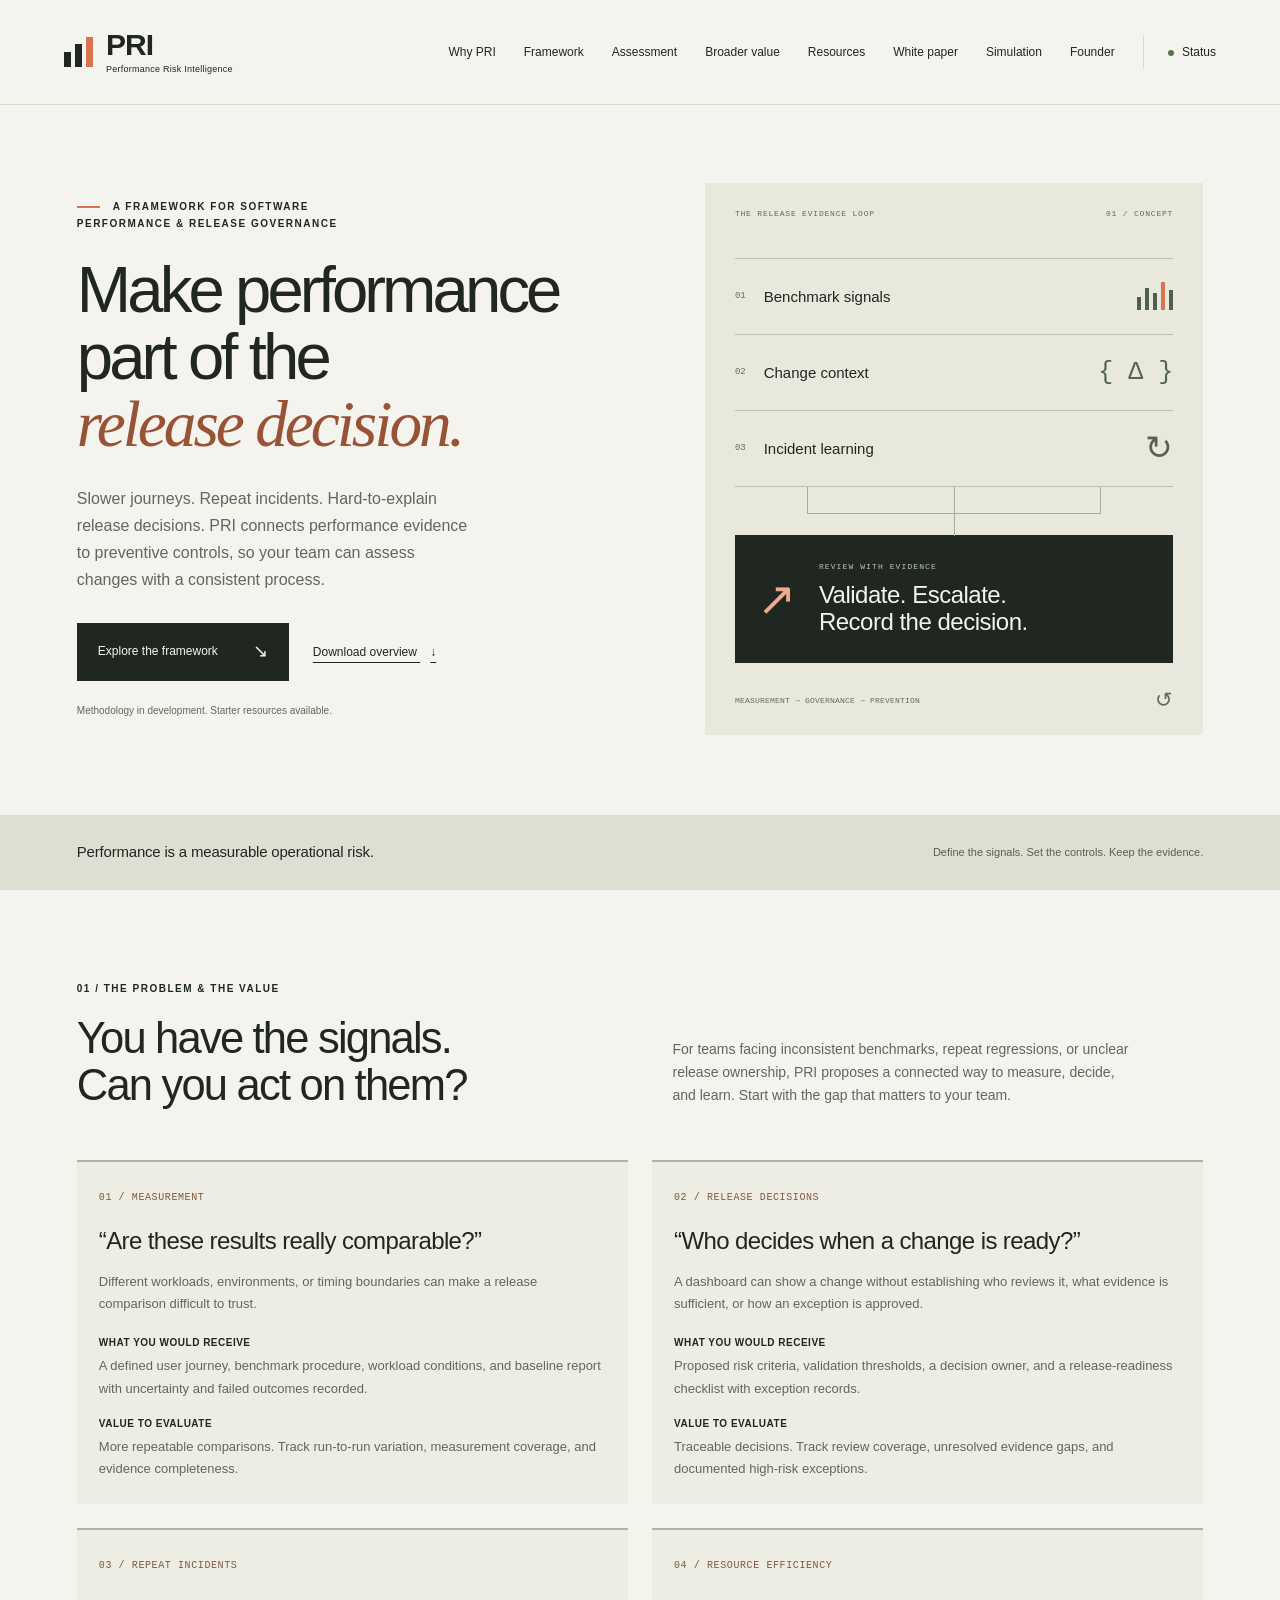
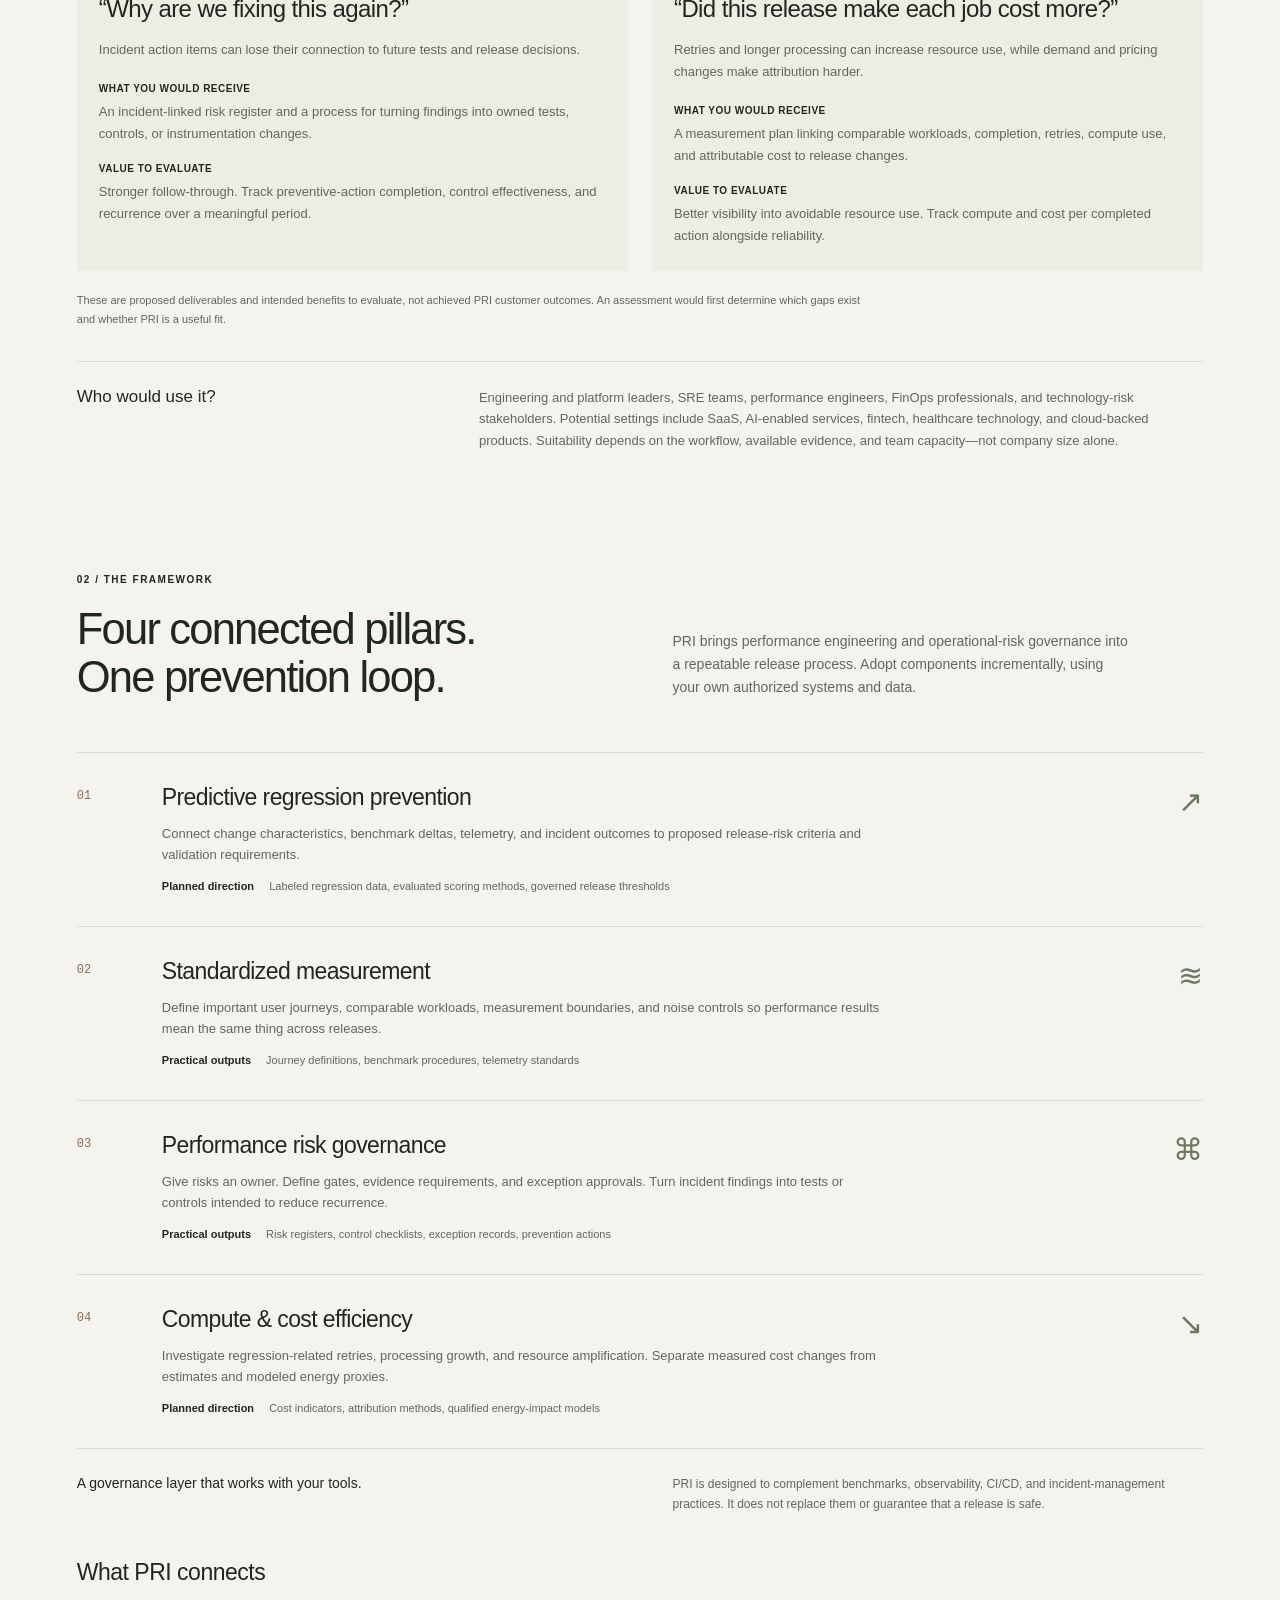
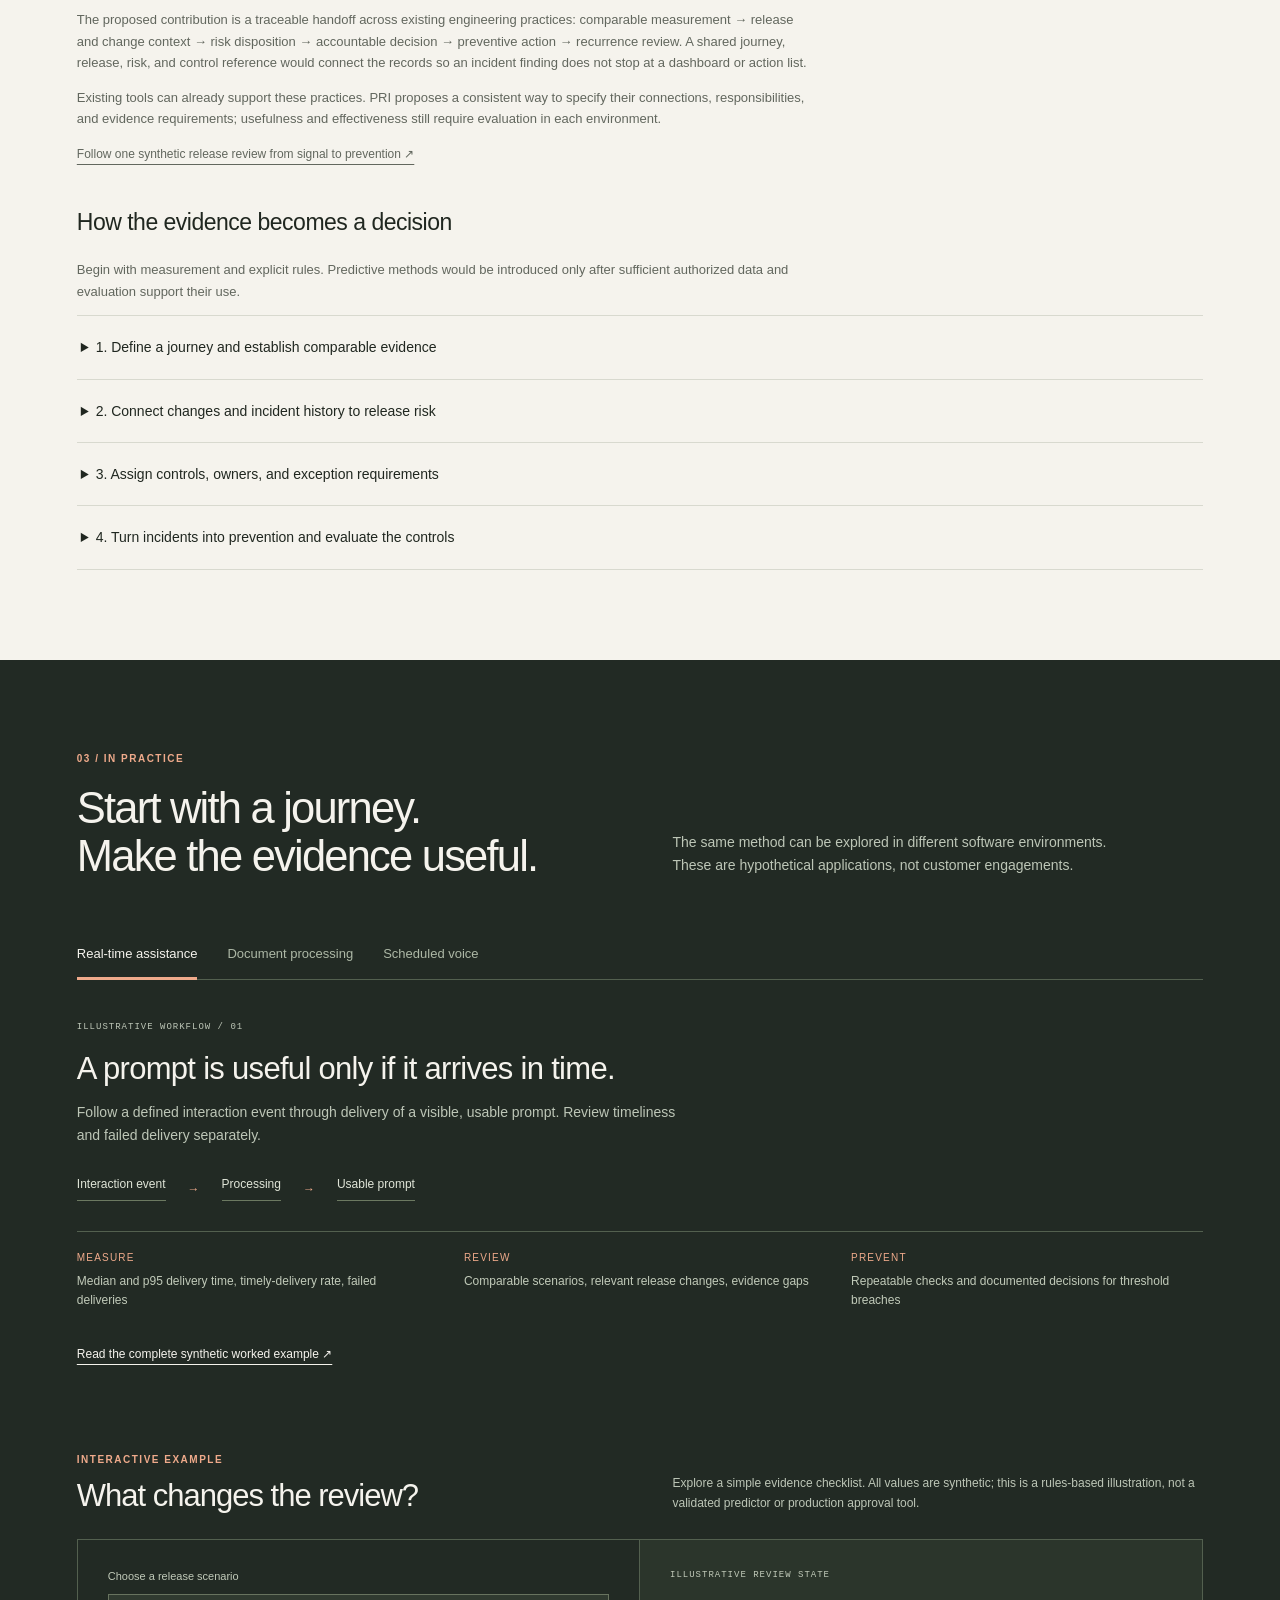
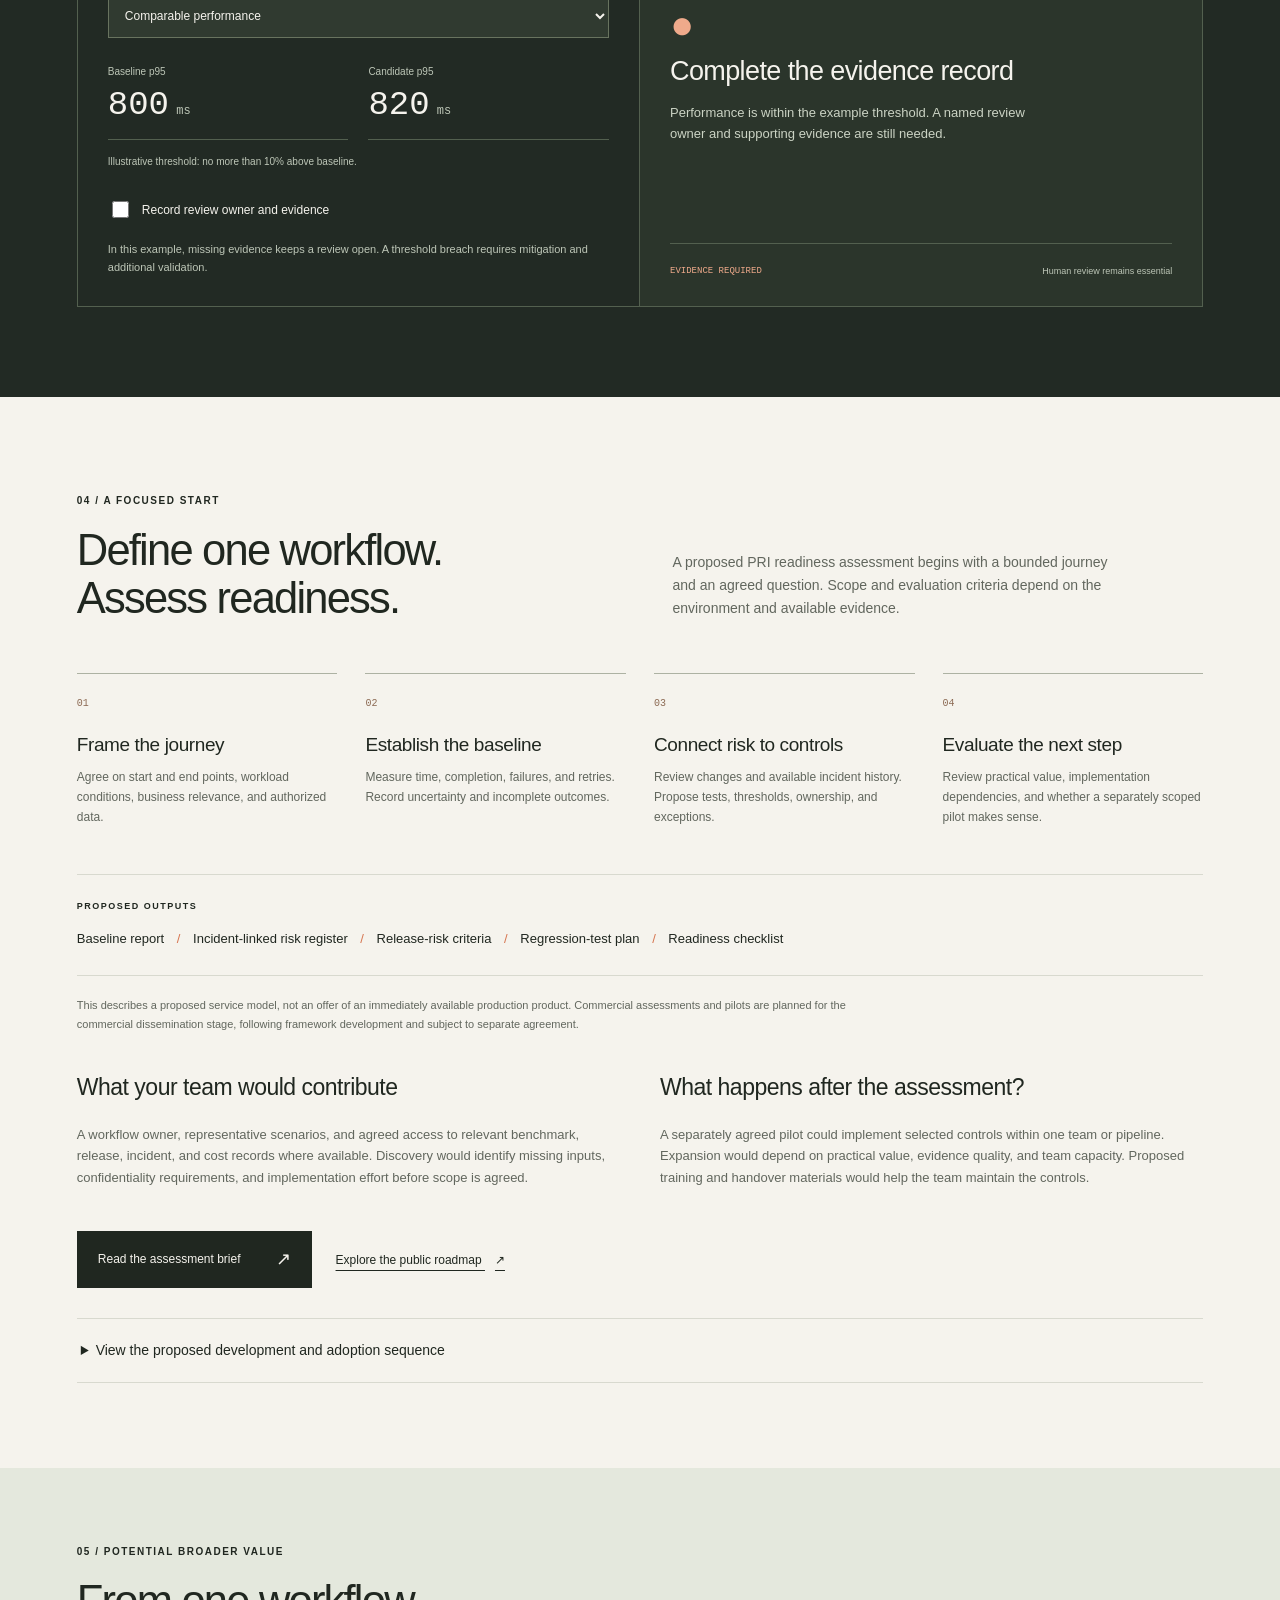
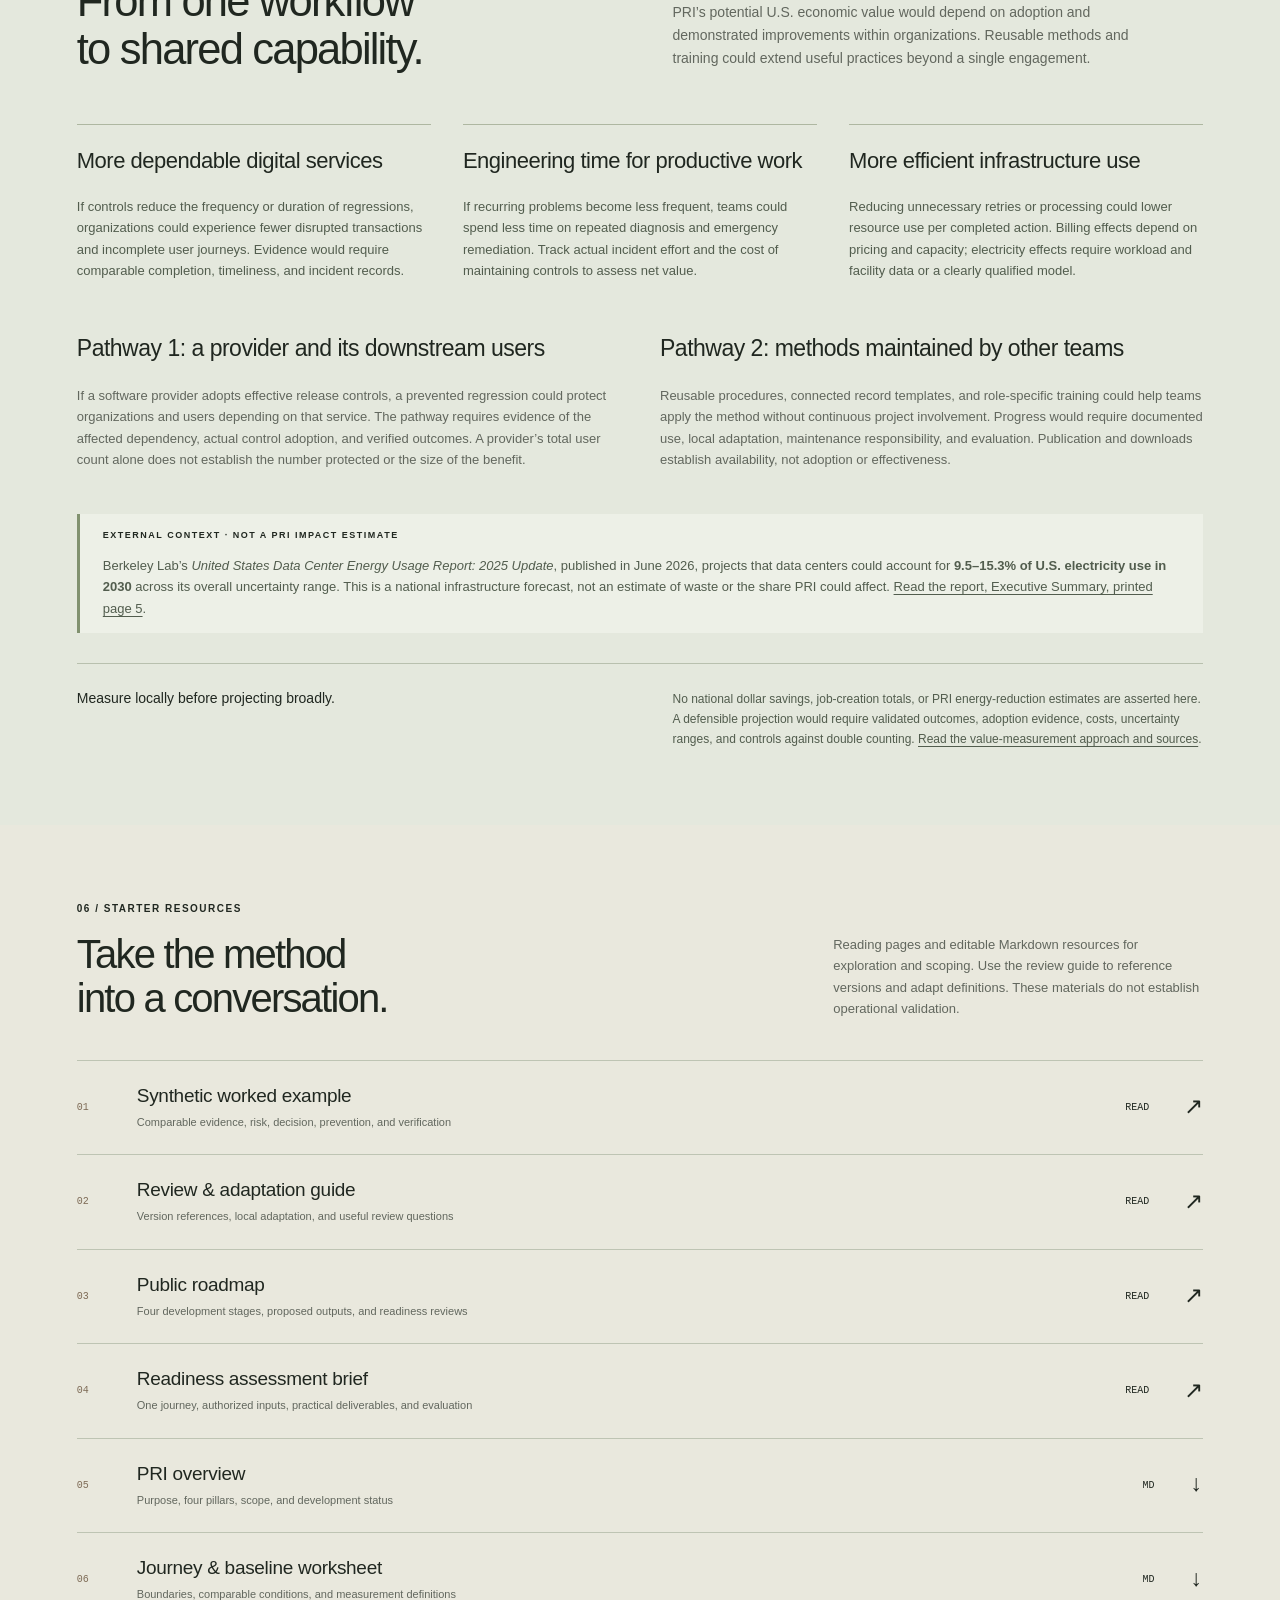
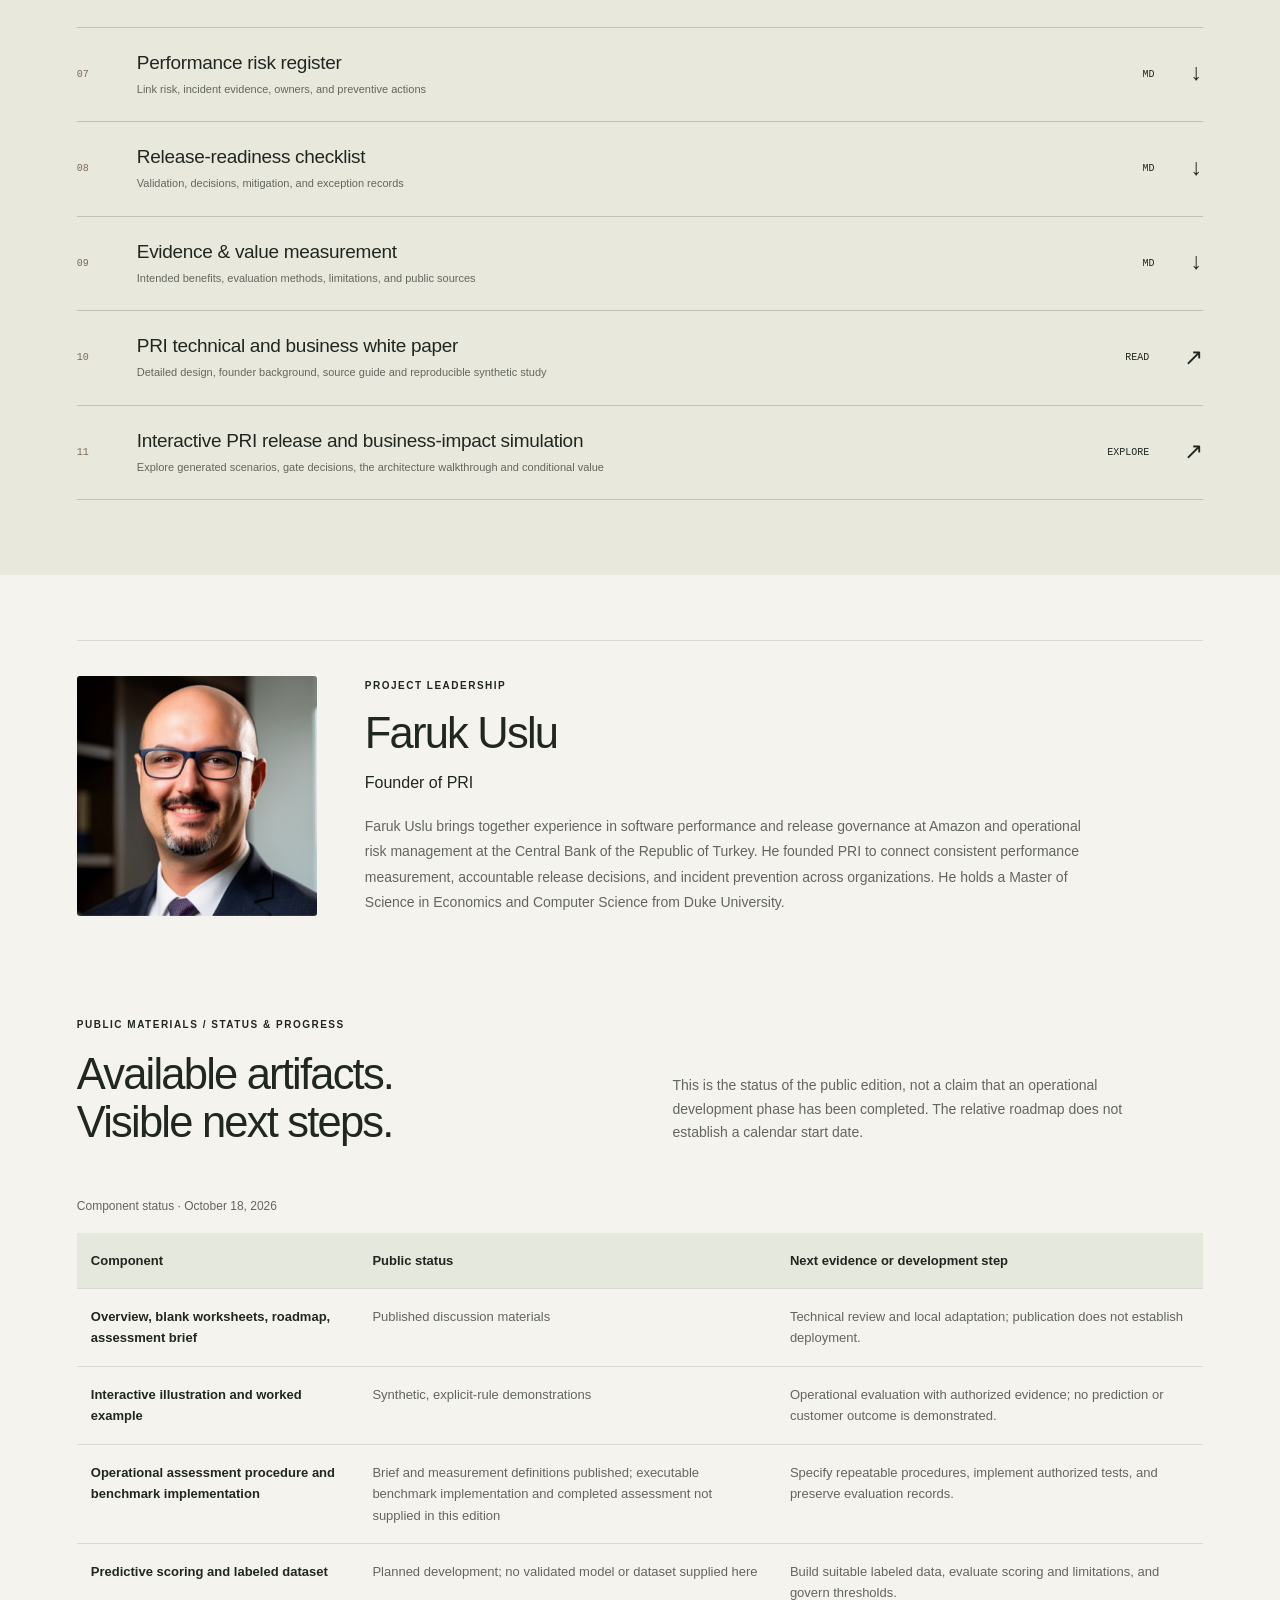
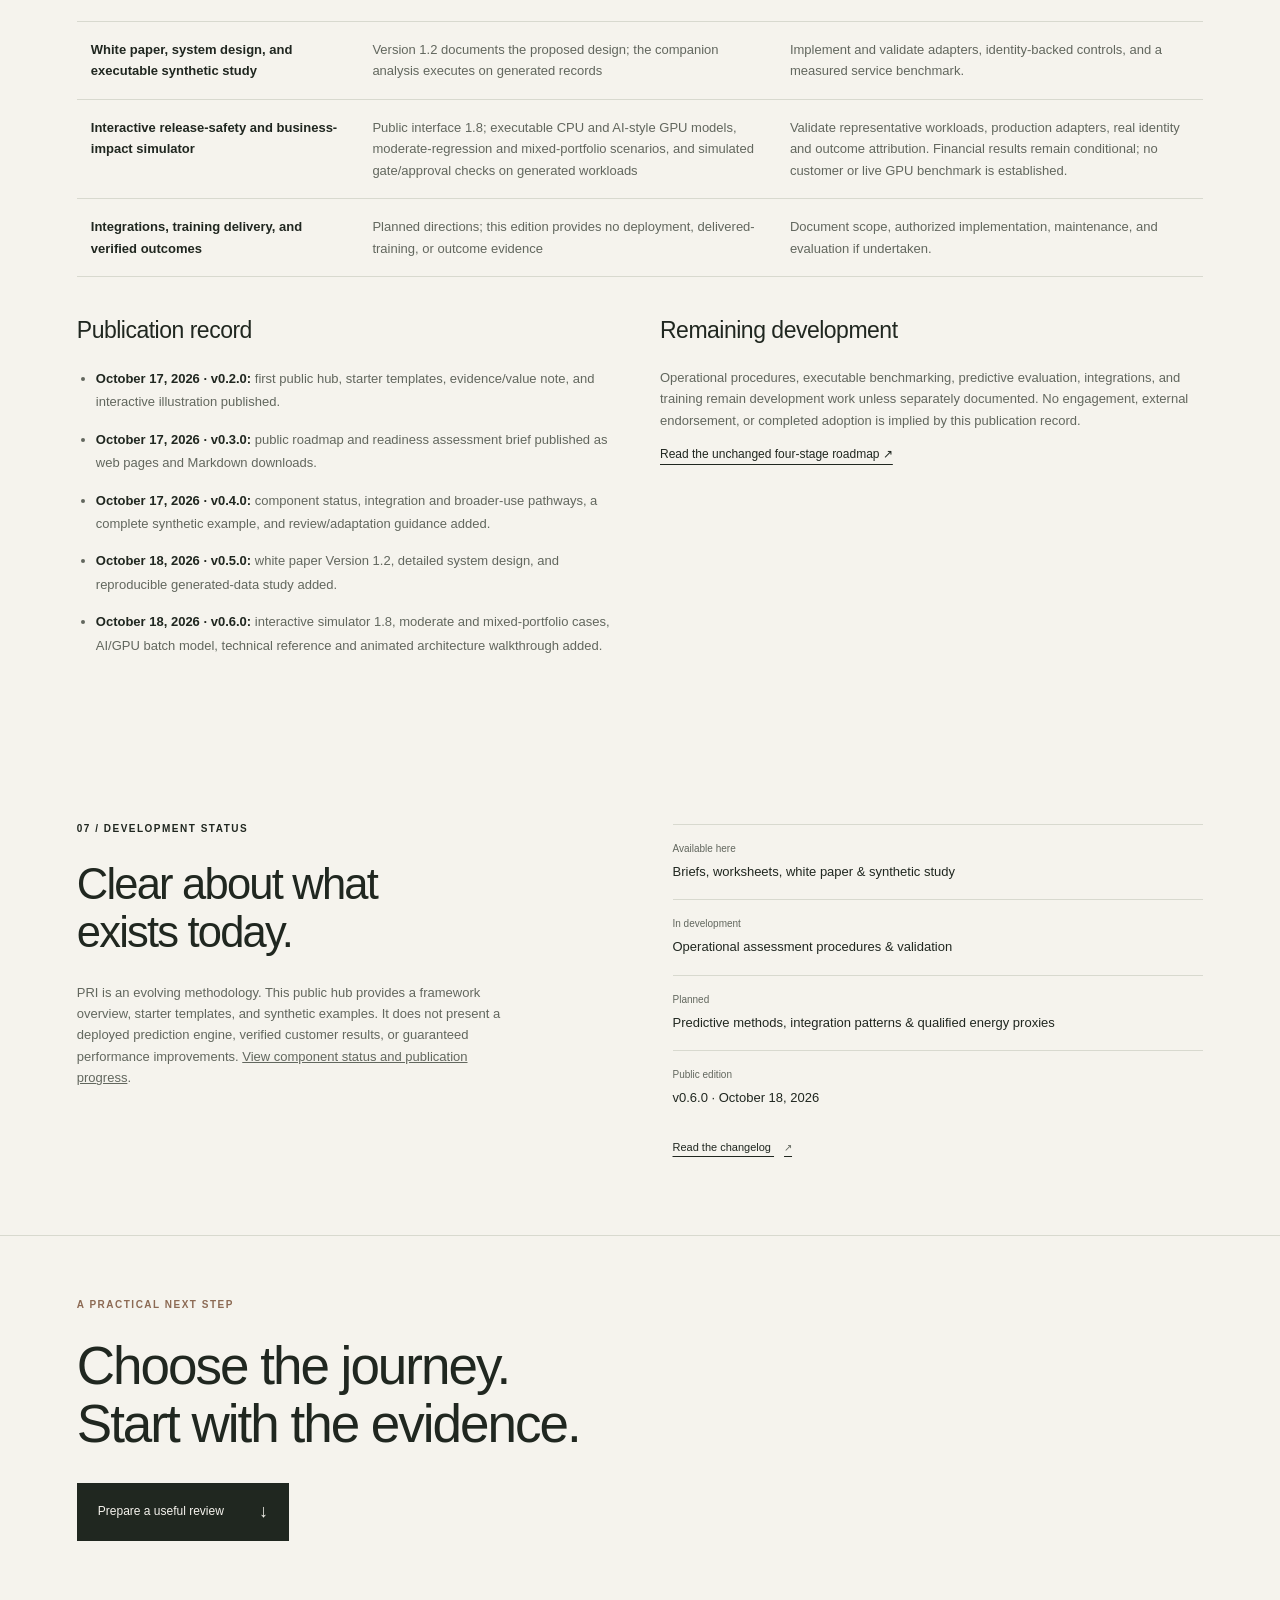
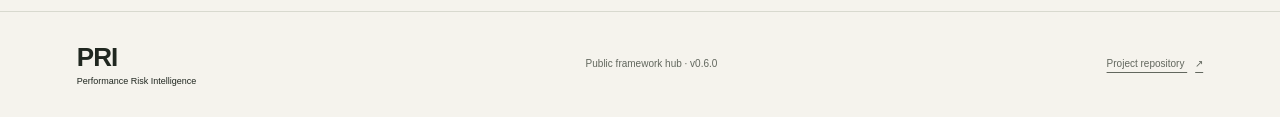
<file: index.html>
<!doctype html>
<html lang="en">
<head>
  <meta charset="utf-8">
  <meta name="viewport" content="width=device-width, initial-scale=1">
  <meta name="description" content="Performance Risk Intelligence: an evolving framework for performance measurement, release-risk governance, and incident-to-prevention learning. Explore the methodology and starter resources.">
  <meta name="theme-color" content="#f5f3ed">
  <meta property="og:title" content="PRI — Performance Risk Intelligence">
  <meta property="og:description" content="Measure consistently. Review release risk. Turn incident learning into preventive controls.">
  <meta property="og:type" content="website">
  <title>PRI — Performance Risk Intelligence</title>
  <link rel="icon" href="assets/favicon.svg" type="image/svg+xml">
  <link rel="stylesheet" href="assets/style.css?v=0.4.1">
  <script src="assets/app.js" defer></script>
</head>
<body>
<a class="skip" href="#main">Skip to content</a>
<header class="site-header">
  <a class="brand" href="#" aria-label="PRI home"><span class="brand-mark" aria-hidden="true"><i></i><i></i><i></i></span><span>PRI<span class="brand-caption">Performance Risk Intelligence</span></span></a>
  <button class="menu-button" type="button" aria-expanded="false" aria-controls="navigation">Menu <span aria-hidden="true">+</span></button>
  <nav id="navigation" aria-label="Main navigation"><a href="#value">Why PRI</a><a href="#framework">Framework</a><a href="#assessment">Assessment</a><a href="#broader-value">Broader value</a><a href="#resources">Resources</a><a href="resources/whitepaper/index.html">White paper</a><a href="resources/simulation/index.html">Simulation</a><a href="#leadership">Founder</a><a class="nav-status" href="#status"><span class="dot"></span> Status</a></nav>
</header>
<main id="main">
  <section class="hero section-wrap" aria-labelledby="hero-title">
    <div class="hero-copy">
      <p class="eyebrow"><span class="tiny-line"></span> A framework for software performance & release governance</p>
      <h1 id="hero-title">Make performance<br>part of the<br><em>release decision.</em></h1>
      <p class="hero-description">Slower journeys. Repeat incidents. Hard-to-explain release decisions. PRI connects performance evidence to preventive controls, so your team can assess changes with a consistent process.</p>
      <div class="hero-actions"><a class="button button-dark" href="#framework">Explore the framework <span aria-hidden="true">↘</span></a><a class="text-link" href="resources/pri-overview.md" download>Download overview <span aria-hidden="true">↓</span></a></div>
      <p class="hero-note">Methodology in development. Starter resources available.</p>
    </div>
    <div class="hero-art" role="img" aria-label="Conceptual release evidence flow: benchmark signals, change context, and incident learning inform a documented release review.">
      <div class="art-top"><span>THE RELEASE EVIDENCE LOOP</span><span>01 / CONCEPT</span></div>
      <div class="signal-row"><span class="signal-number">01</span><span>Benchmark signals</span><span class="signal-bars" aria-hidden="true"><i></i><i></i><i></i><i></i><i></i></span></div>
      <div class="signal-row"><span class="signal-number">02</span><span>Change context</span><span class="code-symbol" aria-hidden="true">{ Δ }</span></div>
      <div class="signal-row"><span class="signal-number">03</span><span>Incident learning</span><span class="loop-symbol" aria-hidden="true">↻</span></div>
      <div class="art-converge" aria-hidden="true"><span></span><span></span><span></span></div>
      <div class="decision-block"><span class="decision-mark" aria-hidden="true">↗</span><div><small>REVIEW WITH EVIDENCE</small><strong>Validate. Escalate.<br>Record the decision.</strong></div></div>
      <div class="art-bottom"><span>MEASUREMENT → GOVERNANCE → PREVENTION</span><span aria-hidden="true">↺</span></div>
    </div>
  </section>
  <div class="principle-strip"><p>Performance is a measurable operational risk.</p><span>Define the signals. Set the controls. Keep the evidence.</span></div>

  <section id="value" class="section-wrap value-section" aria-labelledby="value-title">
    <div class="section-heading"><p class="eyebrow">01 / THE PROBLEM & THE VALUE</p><h2 id="value-title">You have the signals.<br>Can you act on them?</h2><p>For teams facing inconsistent benchmarks, repeat regressions, or unclear release ownership, PRI proposes a connected way to measure, decide, and learn. Start with the gap that matters to your team.</p></div>
    <div class="value-grid">
      <article class="value-card"><span class="card-index">01 / MEASUREMENT</span><h3>“Are these results really comparable?”</h3><p>Different workloads, environments, or timing boundaries can make a release comparison difficult to trust.</p><dl><dt>What you would receive</dt><dd>A defined user journey, benchmark procedure, workload conditions, and baseline report with uncertainty and failed outcomes recorded.</dd><dt>Value to evaluate</dt><dd>More repeatable comparisons. Track run-to-run variation, measurement coverage, and evidence completeness.</dd></dl></article>
      <article class="value-card"><span class="card-index">02 / RELEASE DECISIONS</span><h3>“Who decides when a change is ready?”</h3><p>A dashboard can show a change without establishing who reviews it, what evidence is sufficient, or how an exception is approved.</p><dl><dt>What you would receive</dt><dd>Proposed risk criteria, validation thresholds, a decision owner, and a release-readiness checklist with exception records.</dd><dt>Value to evaluate</dt><dd>Traceable decisions. Track review coverage, unresolved evidence gaps, and documented high-risk exceptions.</dd></dl></article>
      <article class="value-card"><span class="card-index">03 / REPEAT INCIDENTS</span><h3>“Why are we fixing this again?”</h3><p>Incident action items can lose their connection to future tests and release decisions.</p><dl><dt>What you would receive</dt><dd>An incident-linked risk register and a process for turning findings into owned tests, controls, or instrumentation changes.</dd><dt>Value to evaluate</dt><dd>Stronger follow-through. Track preventive-action completion, control effectiveness, and recurrence over a meaningful period.</dd></dl></article>
      <article class="value-card"><span class="card-index">04 / RESOURCE EFFICIENCY</span><h3>“Did this release make each job cost more?”</h3><p>Retries and longer processing can increase resource use, while demand and pricing changes make attribution harder.</p><dl><dt>What you would receive</dt><dd>A measurement plan linking comparable workloads, completion, retries, compute use, and attributable cost to release changes.</dd><dt>Value to evaluate</dt><dd>Better visibility into avoidable resource use. Track compute and cost per completed action alongside reliability.</dd></dl></article>
    </div>
    <p class="small-note">These are proposed deliverables and intended benefits to evaluate, not achieved PRI customer outcomes. An assessment would first determine which gaps exist and whether PRI is a useful fit.</p>
    <div class="audience-note"><strong>Who would use it?</strong><p>Engineering and platform leaders, SRE teams, performance engineers, FinOps professionals, and technology-risk stakeholders. Potential settings include SaaS, AI-enabled services, fintech, healthcare technology, and cloud-backed products. Suitability depends on the workflow, available evidence, and team capacity—not company size alone.</p></div>
  </section>

  <section id="framework" class="section-wrap framework-section" aria-labelledby="framework-title">
    <div class="section-heading"><p class="eyebrow">02 / THE FRAMEWORK</p><h2 id="framework-title">Four connected pillars.<br>One prevention loop.</h2><p>PRI brings performance engineering and operational-risk governance into a repeatable release process. Adopt components incrementally, using your own authorized systems and data.</p></div>
    <div class="pillar-list">
      <article class="pillar"><span class="pillar-number">01</span><div><h3>Predictive regression prevention</h3><p>Connect change characteristics, benchmark deltas, telemetry, and incident outcomes to proposed release-risk criteria and validation requirements.</p><p class="deliverable"><span>Planned direction</span> Labeled regression data, evaluated scoring methods, governed release thresholds</p></div><span class="pillar-glyph" aria-hidden="true">↗</span></article>
      <article class="pillar"><span class="pillar-number">02</span><div><h3>Standardized measurement</h3><p>Define important user journeys, comparable workloads, measurement boundaries, and noise controls so performance results mean the same thing across releases.</p><p class="deliverable"><span>Practical outputs</span> Journey definitions, benchmark procedures, telemetry standards</p></div><span class="pillar-glyph" aria-hidden="true">≋</span></article>
      <article class="pillar"><span class="pillar-number">03</span><div><h3>Performance risk governance</h3><p>Give risks an owner. Define gates, evidence requirements, and exception approvals. Turn incident findings into tests or controls intended to reduce recurrence.</p><p class="deliverable"><span>Practical outputs</span> Risk registers, control checklists, exception records, prevention actions</p></div><span class="pillar-glyph" aria-hidden="true">⌘</span></article>
      <article class="pillar"><span class="pillar-number">04</span><div><h3>Compute & cost efficiency</h3><p>Investigate regression-related retries, processing growth, and resource amplification. Separate measured cost changes from estimates and modeled energy proxies.</p><p class="deliverable"><span>Planned direction</span> Cost indicators, attribution methods, qualified energy-impact models</p></div><span class="pillar-glyph" aria-hidden="true">↘</span></article>
    </div>
    <div class="scope-note"><strong>A governance layer that works with your tools.</strong><p>PRI is designed to complement benchmarks, observability, CI/CD, and incident-management practices. It does not replace them or guarantee that a release is safe.</p></div>
    <div class="method-details"><h3>What PRI connects</h3><p>The proposed contribution is a traceable handoff across existing engineering practices: comparable measurement → release and change context → risk disposition → accountable decision → preventive action → recurrence review. A shared journey, release, risk, and control reference would connect the records so an incident finding does not stop at a dashboard or action list.</p><p>Existing tools can already support these practices. PRI proposes a consistent way to specify their connections, responsibilities, and evidence requirements; usefulness and effectiveness still require evaluation in each environment.</p><p><a class="text-link" href="worked-example.html">Follow one synthetic release review from signal to prevention ↗</a></p></div>
    <div class="method-details">
      <h3>How the evidence becomes a decision</h3><p>Begin with measurement and explicit rules. Predictive methods would be introduced only after sufficient authorized data and evaluation support their use.</p>
      <details><summary>1. Define a journey and establish comparable evidence</summary><div><p>A “golden journey” is an important user action with agreed start and end points. Define representative workloads, environment and version identifiers, repeat runs, acceptable measurement variation, and missing-data rules. Record latency distributions alongside completion, failure, and retry rates so unsuccessful interactions do not disappear from the comparison.</p><p>Planned measurement artifacts include a journey catalog, benchmark procedure, instrumentation naming and segmentation standards, and reports showing differences between releases and confidence limitations. Real-user telemetry would supplement controlled tests where authorized and available.</p></div></details>
      <details><summary>2. Connect changes and incident history to release risk</summary><div><p>Review benchmark changes with relevant release context: dependency changes, feature flags, infrastructure changes, and known incidents. Initially, documented criteria can identify where more validation is needed. The predictive pillar would later require a labeled regression dataset, evaluated scoring methods, an explanation of contributing signals, and governed thresholds.</p><p>No validated predictive model is provided in this edition. A risk score would support review; it would not replace evidence or an authorized release decision.</p></div></details>
      <details><summary>3. Assign controls, owners, and exception requirements</summary><div><p>Link identified risks to tests, gates, alerts, or runbooks. Define who reviews a threshold breach, what mitigation is required, and when a change needs escalation. An exception record should identify the decision-maker, supporting evidence, rationale, residual risk, follow-up owner, and expiry or review condition.</p><p>A review record would preserve the release identifier, measurements, decision, and evidence links. Thresholds and authority must fit the adopting organization’s own processes.</p></div></details>
      <details><summary>4. Turn incidents into prevention and evaluate the controls</summary><div><p>Use incident findings to select a durable preventive action: a new benchmark, regression test, gate, instrumentation change, or revised runbook. Assign an owner, due date, and verification step, then watch for recurrence.</p><p>Compare outcomes over an appropriate period and record workload or architecture changes that could affect the result. Fewer incidents or lower costs alone would not establish that PRI caused the change.</p></div></details>
    </div>
  </section>

  <section id="in-practice" class="practice-section" aria-labelledby="practice-title">
    <div class="section-wrap">
      <div class="section-heading light"><p class="eyebrow">03 / IN PRACTICE</p><h2 id="practice-title">Start with a journey.<br>Make the evidence useful.</h2><p>The same method can be explored in different software environments. These are hypothetical applications, not customer engagements.</p></div>
      <div class="use-case-tabs" role="tablist" aria-label="Illustrative application"><button id="tab-live" role="tab" aria-selected="true" aria-controls="use-case-panel" tabindex="0" data-case="live">Real-time assistance</button><button id="tab-document" role="tab" aria-selected="false" aria-controls="use-case-panel" tabindex="-1" data-case="document">Document processing</button><button id="tab-voice" role="tab" aria-selected="false" aria-controls="use-case-panel" tabindex="-1" data-case="voice">Scheduled voice</button></div>
      <div id="use-case-panel" class="use-case-panel" role="tabpanel" aria-labelledby="tab-live" tabindex="0"><span class="case-label">ILLUSTRATIVE WORKFLOW / 01</span><h3 id="case-title">A prompt is useful only if it arrives in time.</h3><p id="case-description">Follow a defined interaction event through delivery of a visible, usable prompt. Review timeliness and failed delivery separately.</p><div class="case-path" id="case-path"><span>Interaction event</span><b aria-hidden="true">→</b><span>Processing</span><b aria-hidden="true">→</b><span>Usable prompt</span></div><dl class="case-details"><div><dt>Measure</dt><dd id="case-measure">Median and p95 delivery time, timely-delivery rate, failed deliveries</dd></div><div><dt>Review</dt><dd id="case-review">Comparable scenarios, relevant release changes, evidence gaps</dd></div><div><dt>Prevent</dt><dd id="case-prevent">Repeatable checks and documented decisions for threshold breaches</dd></div></dl></div>

      <p><a class="text-link" href="worked-example.html">Read the complete synthetic worked example ↗</a></p>
      <div class="demo-intro"><div><p class="eyebrow">INTERACTIVE EXAMPLE</p><h3>What changes the review?</h3></div><p>Explore a simple evidence checklist. All values are synthetic; this is a rules-based illustration, not a validated predictor or production approval tool.</p></div>
      <div class="release-demo">
        <div class="demo-input"><label class="field-label" for="scenario">Choose a release scenario</label><select id="scenario"><option value="stable">Comparable performance</option><option value="regression">Latency threshold exceeded</option><option value="incomplete">Incomplete measurement evidence</option></select><div class="metric-pair"><div><span>Baseline p95</span><strong>800<small> ms</small></strong></div><div><span>Candidate p95</span><strong id="candidate-value">820<small> ms</small></strong></div></div><div class="demo-threshold">Illustrative threshold: no more than 10% above baseline.</div><label class="check-row"><input id="evidence-check" type="checkbox"><span>Record review owner and evidence</span></label><p class="demo-explanation">In this example, missing evidence keeps a review open. A threshold breach requires mitigation and additional validation.</p></div>
        <div class="demo-result" aria-live="polite" aria-atomic="true"><span class="result-label">ILLUSTRATIVE REVIEW STATE</span><span class="result-indicator" id="result-indicator">●</span><h4 id="result-title">Complete the evidence record</h4><p id="result-description">Performance is within the example threshold. A named review owner and supporting evidence are still needed.</p><div class="result-footer"><span id="result-code">EVIDENCE REQUIRED</span><span>Human review remains essential</span></div></div>
      </div>
    </div>
  </section>

  <section id="assessment" class="section-wrap assessment-section" aria-labelledby="assessment-title">
    <div class="section-heading"><p class="eyebrow">04 / A FOCUSED START</p><h2 id="assessment-title">Define one workflow.<br>Assess readiness.</h2><p>A proposed PRI readiness assessment begins with a bounded journey and an agreed question. Scope and evaluation criteria depend on the environment and available evidence.</p></div>
    <ol class="assessment-steps"><li><span>01</span><h3>Frame the journey</h3><p>Agree on start and end points, workload conditions, business relevance, and authorized data.</p></li><li><span>02</span><h3>Establish the baseline</h3><p>Measure time, completion, failures, and retries. Record uncertainty and incomplete outcomes.</p></li><li><span>03</span><h3>Connect risk to controls</h3><p>Review changes and available incident history. Propose tests, thresholds, ownership, and exceptions.</p></li><li><span>04</span><h3>Evaluate the next step</h3><p>Review practical value, implementation dependencies, and whether a separately scoped pilot makes sense.</p></li></ol>
    <div class="assessment-output"><p class="eyebrow">PROPOSED OUTPUTS</p><p>Baseline report <span>/</span> Incident-linked risk register <span>/</span> Release-risk criteria <span>/</span> Regression-test plan <span>/</span> Readiness checklist</p></div>
    <p class="small-note">This describes a proposed service model, not an offer of an immediately available production product. Commercial assessments and pilots are planned for the commercial dissemination stage, following framework development and subject to separate agreement.</p>
    <div class="adoption-grid"><div><h3>What your team would contribute</h3><p>A workflow owner, representative scenarios, and agreed access to relevant benchmark, release, incident, and cost records where available. Discovery would identify missing inputs, confidentiality requirements, and implementation effort before scope is agreed.</p></div><div><h3>What happens after the assessment?</h3><p>A separately agreed pilot could implement selected controls within one team or pipeline. Expansion would depend on practical value, evidence quality, and team capacity. Proposed training and handover materials would help the team maintain the controls.</p></div></div>
    <div class="brief-links"><a class="button button-dark" href="assessment.html">Read the assessment brief <span aria-hidden="true">↗</span></a><a class="text-link" href="roadmap.html">Explore the public roadmap <span aria-hidden="true">↗</span></a></div>
    <details class="roadmap"><summary>View the proposed development and adoption sequence</summary><div><ol><li><strong>Foundation · Months 1–3:</strong> journey definitions, measurement standards, baseline thresholds, initial risk taxonomy and templates.</li><li><strong>Prediction & governance · Months 3–6:</strong> labeled-data development, scoring evaluation, exception records, and incident-to-control workflows.</li><li><strong>Scale & efficiency · Months 6–12:</strong> broader internal adoption design, compute/cost indicators, qualified energy proxies, control-effectiveness reporting, and training packages.</li><li><strong>Commercial dissemination · Months 12–24:</strong> planned assessments, implementation engagements, workshops, and recurring advisory reviews, subject to readiness and agreement.</li></ol><p>These are relative planning periods from the implementation plan, not elapsed progress, promised engagement dates, or evidence that a stage has been completed.</p></div></details>
  </section>

  <section id="broader-value" class="broader-section" aria-labelledby="broader-title"><div class="section-wrap">
    <div class="section-heading"><p class="eyebrow">05 / POTENTIAL BROADER VALUE</p><h2 id="broader-title">From one workflow<br>to shared capability.</h2><p>PRI’s potential U.S. economic value would depend on adoption and demonstrated improvements within organizations. Reusable methods and training could extend useful practices beyond a single engagement.</p></div>
    <div class="benefit-grid"><article><h3>More dependable digital services</h3><p>If controls reduce the frequency or duration of regressions, organizations could experience fewer disrupted transactions and incomplete user journeys. Evidence would require comparable completion, timeliness, and incident records.</p></article><article><h3>Engineering time for productive work</h3><p>If recurring problems become less frequent, teams could spend less time on repeated diagnosis and emergency remediation. Track actual incident effort and the cost of maintaining controls to assess net value.</p></article><article><h3>More efficient infrastructure use</h3><p>Reducing unnecessary retries or processing could lower resource use per completed action. Billing effects depend on pricing and capacity; electricity effects require workload and facility data or a clearly qualified model.</p></article></div>
    <div class="adoption-grid"><div><h3>Pathway 1: a provider and its downstream users</h3><p>If a software provider adopts effective release controls, a prevented regression could protect organizations and users depending on that service. The pathway requires evidence of the affected dependency, actual control adoption, and verified outcomes. A provider’s total user count alone does not establish the number protected or the size of the benefit.</p></div><div><h3>Pathway 2: methods maintained by other teams</h3><p>Reusable procedures, connected record templates, and role-specific training could help teams apply the method without continuous project involvement. Progress would require documented use, local adaptation, maintenance responsibility, and evaluation. Publication and downloads establish availability, not adoption or effectiveness.</p></div></div>
    <div class="evidence-context"><p class="eyebrow">EXTERNAL CONTEXT · NOT A PRI IMPACT ESTIMATE</p><p>Berkeley Lab’s <cite>United States Data Center Energy Usage Report: 2025 Update</cite>, published in June 2026, projects that data centers could account for <strong>9.5–15.3% of U.S. electricity use in 2030</strong> across its overall uncertainty range. This is a national infrastructure forecast, not an estimate of waste or the share PRI could affect. <a href="https://www.energy.gov/documents/united-states-data-center-energy-usage-report-2025-update">Read the report, Executive Summary, printed page 5</a>.</p></div>
    <div class="scope-note"><strong>Measure locally before projecting broadly.</strong><p>No national dollar savings, job-creation totals, or PRI energy-reduction estimates are asserted here. A defensible projection would require validated outcomes, adoption evidence, costs, uncertainty ranges, and controls against double counting. <a href="resources/evidence-and-value.md">Read the value-measurement approach and sources</a>.</p></div>
  </div></section>

  <section id="resources" class="resources-section" aria-labelledby="resources-title"><div class="section-wrap"><div class="resources-heading"><div><p class="eyebrow">06 / STARTER RESOURCES</p><h2 id="resources-title">Take the method<br>into a conversation.</h2></div><p>Reading pages and editable Markdown resources for exploration and scoping. Use the review guide to reference versions and adapt definitions. These materials do not establish operational validation.</p></div><div class="resource-list">
    <a href="worked-example.html"><span class="resource-index">01</span><span><strong>Synthetic worked example</strong><small>Comparable evidence, risk, decision, prevention, and verification</small></span><span class="resource-format">READ <b aria-hidden="true">↗</b></span></a>
    <a href="review-guide.html"><span class="resource-index">02</span><span><strong>Review & adaptation guide</strong><small>Version references, local adaptation, and useful review questions</small></span><span class="resource-format">READ <b aria-hidden="true">↗</b></span></a>
    <a href="roadmap.html"><span class="resource-index">03</span><span><strong>Public roadmap</strong><small>Four development stages, proposed outputs, and readiness reviews</small></span><span class="resource-format">READ <b aria-hidden="true">↗</b></span></a>
    <a href="assessment.html"><span class="resource-index">04</span><span><strong>Readiness assessment brief</strong><small>One journey, authorized inputs, practical deliverables, and evaluation</small></span><span class="resource-format">READ <b aria-hidden="true">↗</b></span></a>
    <a href="resources/pri-overview.md" download><span class="resource-index">05</span><span><strong>PRI overview</strong><small>Purpose, four pillars, scope, and development status</small></span><span class="resource-format">MD <b aria-hidden="true">↓</b></span></a>
    <a href="resources/journey-baseline.md" download><span class="resource-index">06</span><span><strong>Journey & baseline worksheet</strong><small>Boundaries, comparable conditions, and measurement definitions</small></span><span class="resource-format">MD <b aria-hidden="true">↓</b></span></a>
    <a href="resources/risk-register.md" download><span class="resource-index">07</span><span><strong>Performance risk register</strong><small>Link risk, incident evidence, owners, and preventive actions</small></span><span class="resource-format">MD <b aria-hidden="true">↓</b></span></a>
    <a href="resources/release-readiness.md" download><span class="resource-index">08</span><span><strong>Release-readiness checklist</strong><small>Validation, decisions, mitigation, and exception records</small></span><span class="resource-format">MD <b aria-hidden="true">↓</b></span></a>
    <a href="resources/evidence-and-value.md" download><span class="resource-index">09</span><span><strong>Evidence & value measurement</strong><small>Intended benefits, evaluation methods, limitations, and public sources</small></span><span class="resource-format">MD <b aria-hidden="true">↓</b></span></a>
    <a href="resources/whitepaper/index.html"><span class="resource-index">10</span><span><strong>PRI technical and business white paper</strong><small>Detailed design, founder background, source guide and reproducible synthetic study</small></span><span class="resource-format">READ <b aria-hidden="true">↗</b></span></a>
    <a href="resources/simulation/index.html"><span class="resource-index">11</span><span><strong>Interactive PRI release and business-impact simulation</strong><small>Explore generated scenarios, gate decisions, the architecture walkthrough and conditional value</small></span><span class="resource-format">EXPLORE <b aria-hidden="true">↗</b></span></a>
  </div></div></section>

  <section id="leadership" class="section-wrap leadership-section" aria-labelledby="leadership-title"><div class="leadership-card"><img class="founder-photo" src="assets/faruk-uslu.jpeg" width="400" height="400" loading="lazy" decoding="async" alt="Faruk Uslu, Founder of PRI"><div><p class="eyebrow">PROJECT LEADERSHIP</p><h2 id="leadership-title">Faruk Uslu</h2><p class="founder-role">Founder of PRI</p><p>Faruk Uslu brings together experience in software performance and release governance at Amazon and operational risk management at the Central Bank of the Republic of Turkey. He founded PRI to connect consistent performance measurement, accountable release decisions, and incident prevention across organizations. He holds a Master of Science in Economics and Computer Science from Duke University.</p></div></div></section>
  <section id="progress" class="section-wrap progress-section" aria-labelledby="progress-title"><div class="section-heading"><p class="eyebrow">PUBLIC MATERIALS / STATUS & PROGRESS</p><h2 id="progress-title">Available artifacts.<br>Visible next steps.</h2><p>This is the status of the public edition, not a claim that an operational development phase has been completed. The relative roadmap does not establish a calendar start date.</p></div>
<div class="table-scroll" role="region" aria-label="Public component status" tabindex="0"><table class="component-table"><caption>Component status · October 18, 2026</caption><thead><tr><th scope="col">Component</th><th scope="col">Public status</th><th scope="col">Next evidence or development step</th></tr></thead><tbody>
<tr><th scope="row">Overview, blank worksheets, roadmap, assessment brief</th><td>Published discussion materials</td><td>Technical review and local adaptation; publication does not establish deployment.</td></tr>
<tr><th scope="row">Interactive illustration and worked example</th><td>Synthetic, explicit-rule demonstrations</td><td>Operational evaluation with authorized evidence; no prediction or customer outcome is demonstrated.</td></tr>
<tr><th scope="row">Operational assessment procedure and benchmark implementation</th><td>Brief and measurement definitions published; executable benchmark implementation and completed assessment not supplied in this edition</td><td>Specify repeatable procedures, implement authorized tests, and preserve evaluation records.</td></tr>
<tr><th scope="row">Predictive scoring and labeled dataset</th><td>Planned development; no validated model or dataset supplied here</td><td>Build suitable labeled data, evaluate scoring and limitations, and govern thresholds.</td></tr>
<tr><th scope="row">White paper, system design, and executable synthetic study</th><td>Version 1.2 documents the proposed design; the companion analysis executes on generated records</td><td>Implement and validate adapters, identity-backed controls, and a measured service benchmark.</td></tr>
<tr><th scope="row">Interactive release-safety and business-impact simulator</th><td>Public interface 1.8; executable CPU and AI-style GPU models, moderate-regression and mixed-portfolio scenarios, and simulated gate/approval checks on generated workloads</td><td>Validate representative workloads, production adapters, real identity and outcome attribution. Financial results remain conditional; no customer or live GPU benchmark is established.</td></tr>
<tr><th scope="row">Integrations, training delivery, and verified outcomes</th><td>Planned directions; this edition provides no deployment, delivered-training, or outcome evidence</td><td>Document scope, authorized implementation, maintenance, and evaluation if undertaken.</td></tr>
</tbody></table></div>
<div class="adoption-grid"><div><h3>Publication record</h3><ul class="progress-list"><li><strong>October 17, 2026 · v0.2.0:</strong> first public hub, starter templates, evidence/value note, and interactive illustration published.</li><li><strong>October 17, 2026 · v0.3.0:</strong> public roadmap and readiness assessment brief published as web pages and Markdown downloads.</li><li><strong>October 17, 2026 · v0.4.0:</strong> component status, integration and broader-use pathways, a complete synthetic example, and review/adaptation guidance added.</li><li><strong>October 18, 2026 · v0.5.0:</strong> white paper Version 1.2, detailed system design, and reproducible generated-data study added.</li><li><strong>October 18, 2026 · v0.6.0:</strong> interactive simulator 1.8, moderate and mixed-portfolio cases, AI/GPU batch model, technical reference and animated architecture walkthrough added.</li></ul></div><div><h3>Remaining development</h3><p>Operational procedures, executable benchmarking, predictive evaluation, integrations, and training remain development work unless separately documented. No engagement, external endorsement, or completed adoption is implied by this publication record.</p><a class="text-link" href="roadmap.html">Read the unchanged four-stage roadmap ↗</a></div></div></section>
  <section id="status" class="section-wrap status-section" aria-labelledby="status-title"><div><p class="eyebrow">07 / DEVELOPMENT STATUS</p><h2 id="status-title">Clear about what<br>exists today.</h2><p class="status-summary">PRI is an evolving methodology. This public hub provides a framework overview, starter templates, and synthetic examples. It does not present a deployed prediction engine, verified customer results, or guaranteed performance improvements. <a href="#progress">View component status and publication progress</a>.</p></div><div class="status-table"><div><span>Available here</span><strong>Briefs, worksheets, white paper & synthetic study</strong></div><div><span>In development</span><strong>Operational assessment procedures & validation</strong></div><div><span>Planned</span><strong>Predictive methods, integration patterns & qualified energy proxies</strong></div><div><span>Public edition</span><strong>v0.6.0 · October 18, 2026</strong></div><a href="resources/changelog.md">Read the changelog <span aria-hidden="true">↗</span></a></div></section>
  <section class="closing section-wrap"><p class="eyebrow">A PRACTICAL NEXT STEP</p><h2>Choose the journey.<br>Start with the evidence.</h2><a class="button button-dark" href="review-guide.html">Prepare a useful review <span aria-hidden="true">↓</span></a></section>
</main>
<footer class="site-footer"><a class="footer-brand" href="#">PRI<span>Performance Risk Intelligence</span></a><p>Public framework hub · v0.6.0</p><a href="https://github.com/performance-risk-intelligence/pri-framework">Project repository <span aria-hidden="true">↗</span></a></footer>
</body>
</html>
</file>
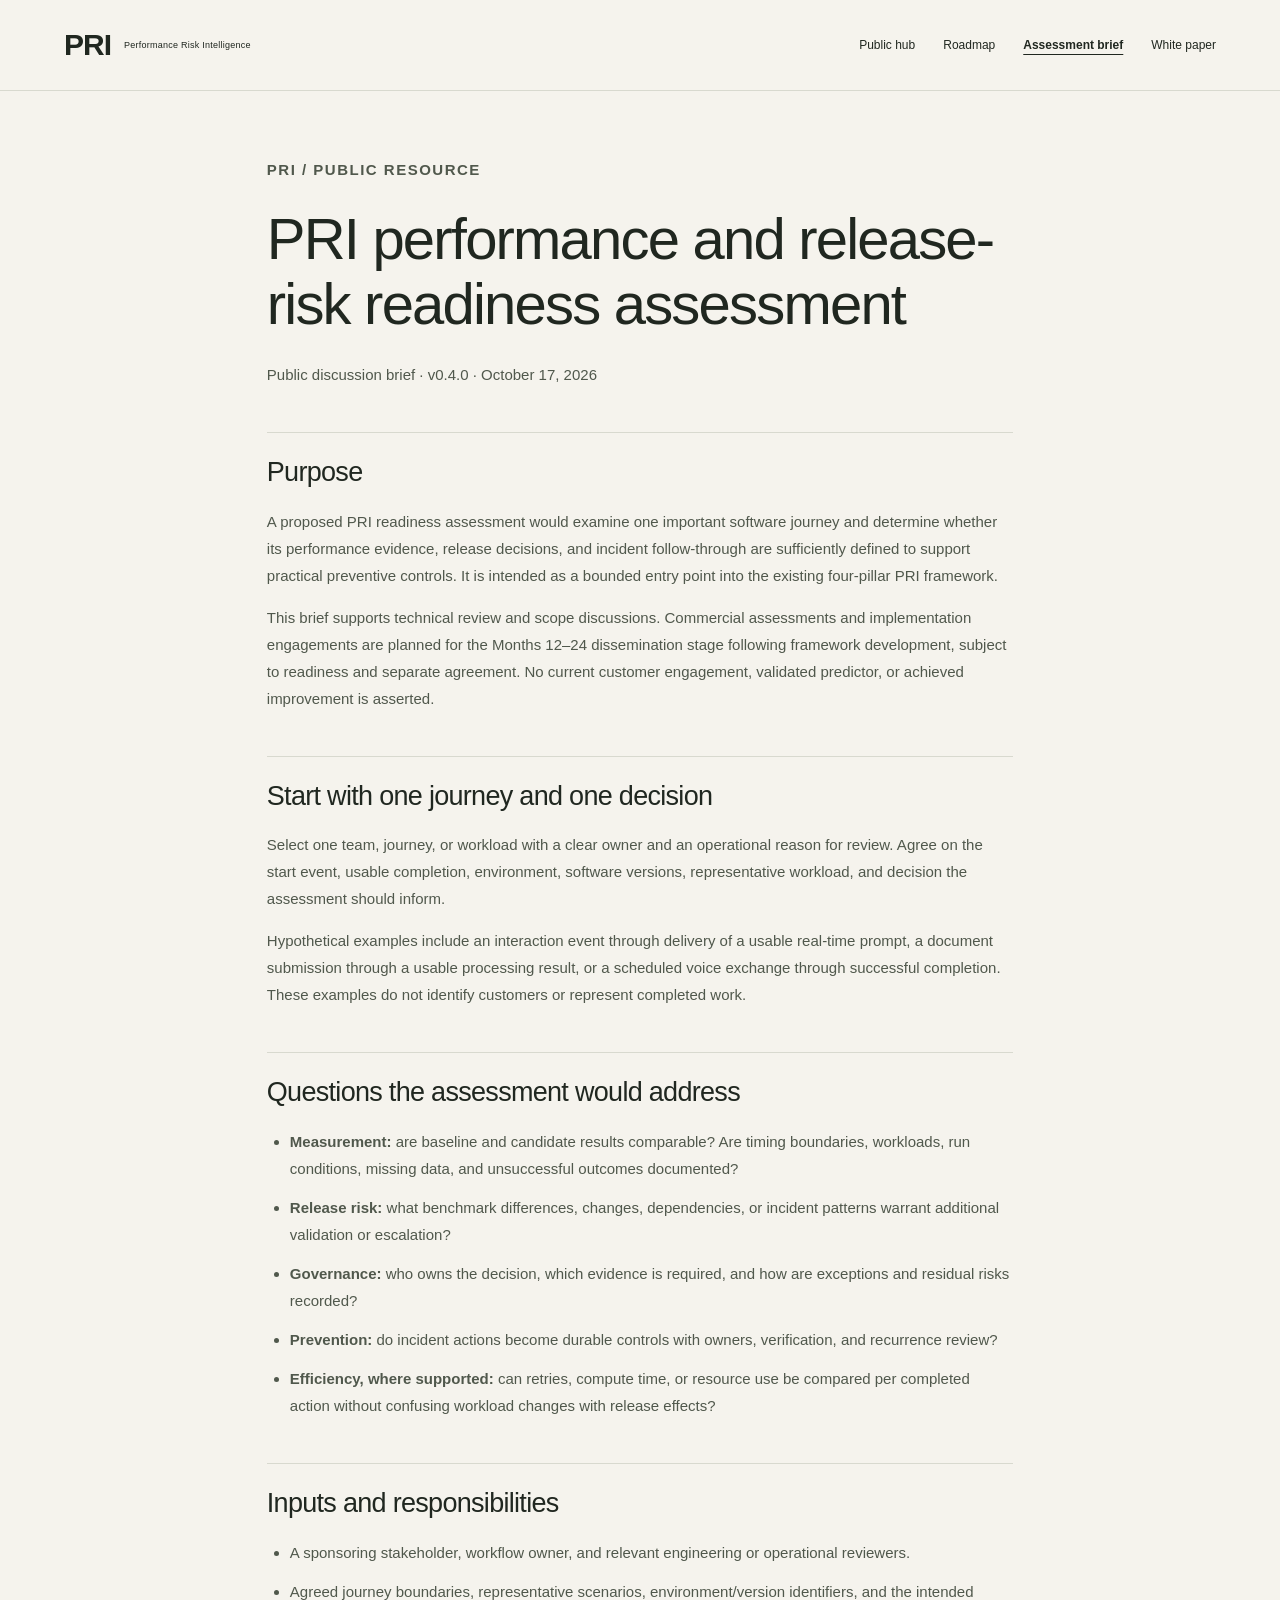
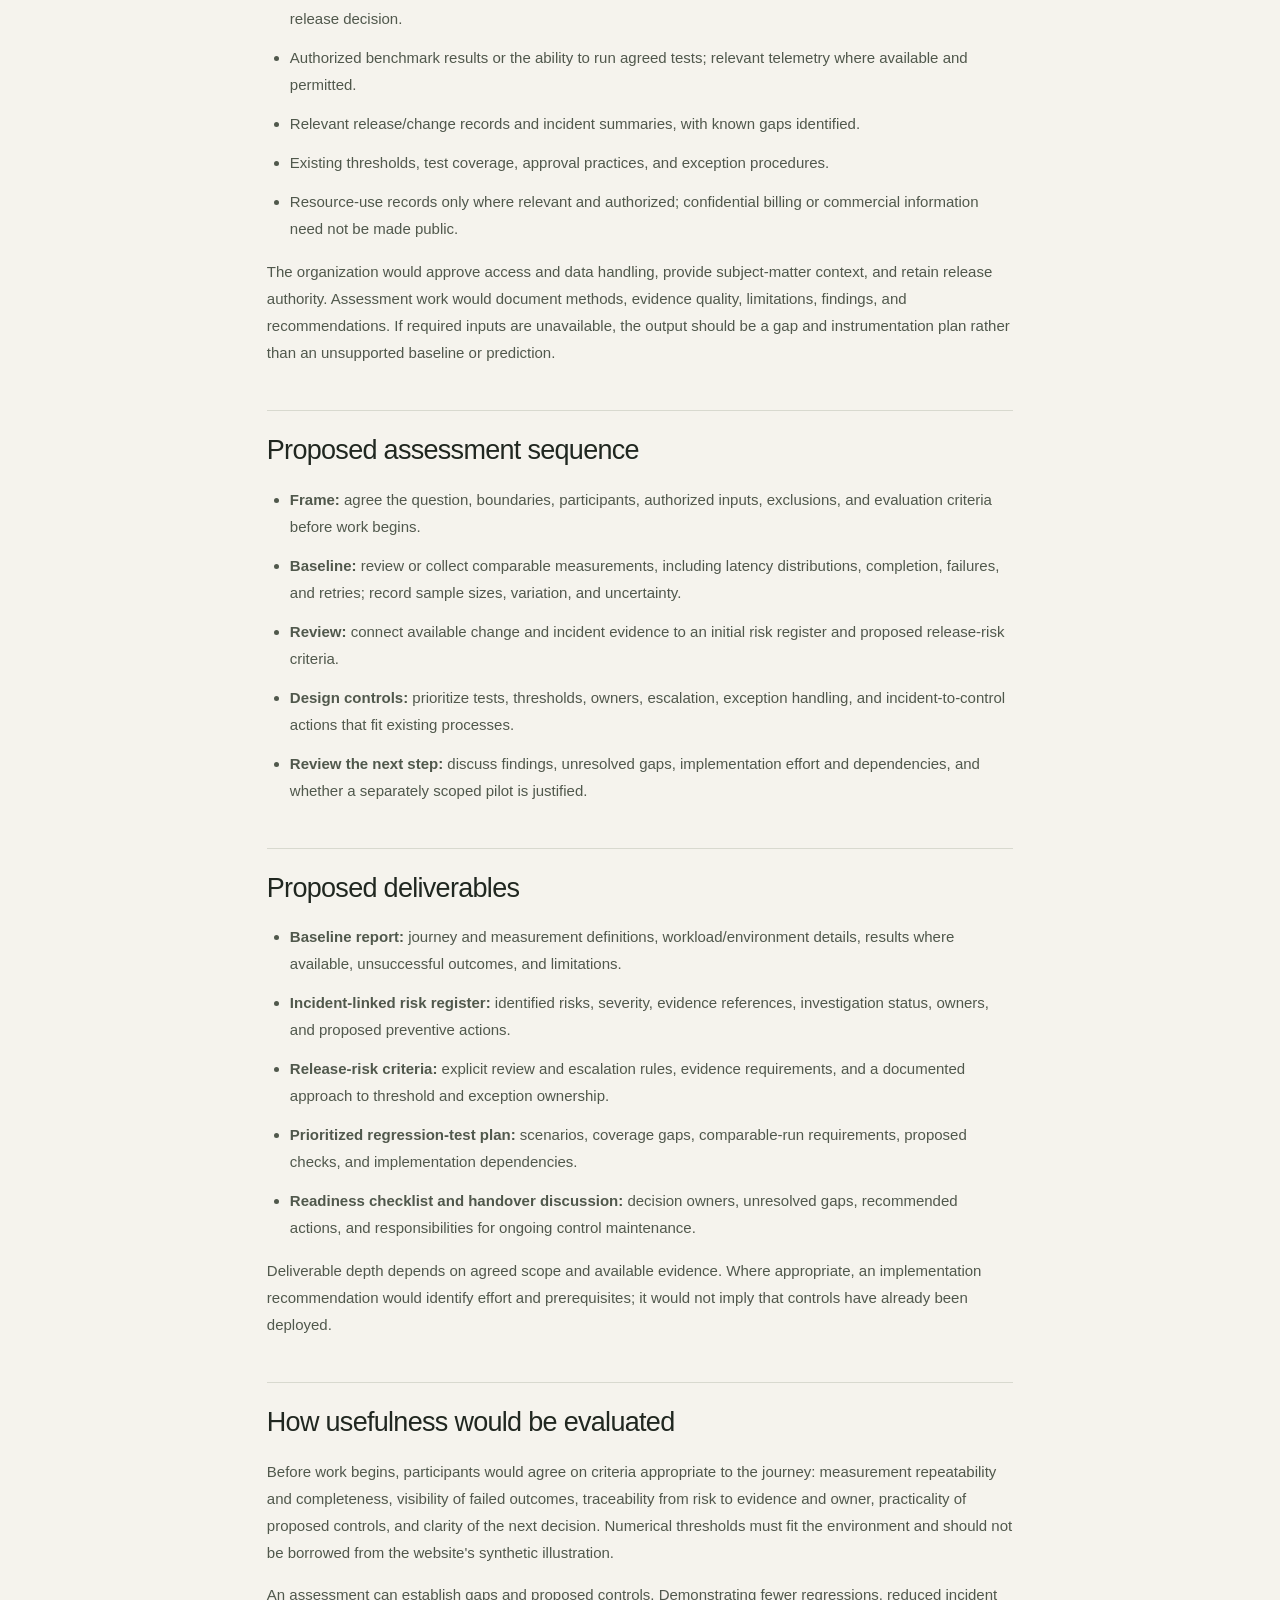
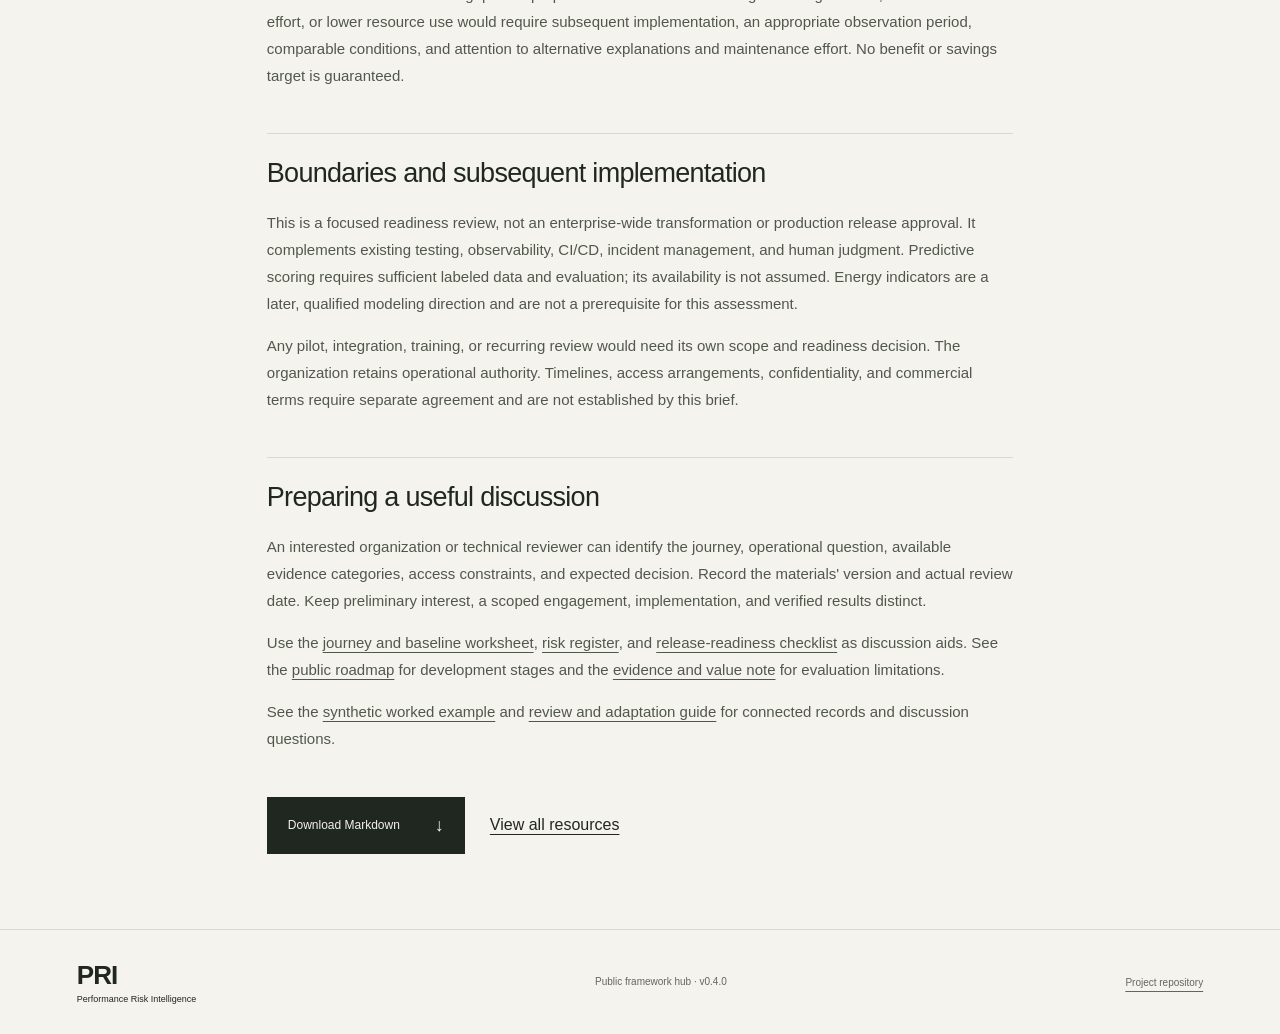
<file: assessment.html>
<!doctype html>
<html lang="en"><head><meta charset="utf-8"><meta name="viewport" content="width=device-width, initial-scale=1"><meta name="description" content="PRI performance and release-risk readiness assessment — public planning and discussion resource."><title>PRI performance and release-risk readiness assessment | PRI</title><link rel="icon" href="assets/favicon.svg" type="image/svg+xml"><link rel="stylesheet" href="assets/style.css?v=0.4.0"></head>
<body><a class="skip" href="#main">Skip to content</a><header class="site-header"><a class="brand" href="index.html">PRI<span class="brand-caption">Performance Risk Intelligence</span></a><nav class="brief-nav" aria-label="Resource navigation"><a href="index.html#resources">Public hub</a><a href="roadmap.html">Roadmap</a><a href="assessment.html" aria-current="page">Assessment brief</a><a href="resources/whitepaper/index.html">White paper</a></nav></header>
<main id="main" class="public-brief"><p class="eyebrow">PRI / PUBLIC RESOURCE</p><h1>PRI performance and release-risk readiness assessment</h1>
<p>Public discussion brief · v0.4.0 · October 17, 2026</p>
<h2>Purpose</h2>
<p>A proposed PRI readiness assessment would examine one important software journey and determine whether its performance evidence, release decisions, and incident follow-through are sufficiently defined to support practical preventive controls. It is intended as a bounded entry point into the existing four-pillar PRI framework.</p>
<p>This brief supports technical review and scope discussions. Commercial assessments and implementation engagements are planned for the Months 12–24 dissemination stage following framework development, subject to readiness and separate agreement. No current customer engagement, validated predictor, or achieved improvement is asserted.</p>
<h2>Start with one journey and one decision</h2>
<p>Select one team, journey, or workload with a clear owner and an operational reason for review. Agree on the start event, usable completion, environment, software versions, representative workload, and decision the assessment should inform.</p>
<p>Hypothetical examples include an interaction event through delivery of a usable real-time prompt, a document submission through a usable processing result, or a scheduled voice exchange through successful completion. These examples do not identify customers or represent completed work.</p>
<h2>Questions the assessment would address</h2>
<ul><li><strong>Measurement:</strong> are baseline and candidate results comparable? Are timing boundaries, workloads, run conditions, missing data, and unsuccessful outcomes documented?</li><li><strong>Release risk:</strong> what benchmark differences, changes, dependencies, or incident patterns warrant additional validation or escalation?</li><li><strong>Governance:</strong> who owns the decision, which evidence is required, and how are exceptions and residual risks recorded?</li><li><strong>Prevention:</strong> do incident actions become durable controls with owners, verification, and recurrence review?</li><li><strong>Efficiency, where supported:</strong> can retries, compute time, or resource use be compared per completed action without confusing workload changes with release effects?</li></ul>
<h2>Inputs and responsibilities</h2>
<ul><li>A sponsoring stakeholder, workflow owner, and relevant engineering or operational reviewers.</li><li>Agreed journey boundaries, representative scenarios, environment/version identifiers, and the intended release decision.</li><li>Authorized benchmark results or the ability to run agreed tests; relevant telemetry where available and permitted.</li><li>Relevant release/change records and incident summaries, with known gaps identified.</li><li>Existing thresholds, test coverage, approval practices, and exception procedures.</li><li>Resource-use records only where relevant and authorized; confidential billing or commercial information need not be made public.</li></ul>
<p>The organization would approve access and data handling, provide subject-matter context, and retain release authority. Assessment work would document methods, evidence quality, limitations, findings, and recommendations. If required inputs are unavailable, the output should be a gap and instrumentation plan rather than an unsupported baseline or prediction.</p>
<h2>Proposed assessment sequence</h2>
<ul><li><strong>Frame:</strong> agree the question, boundaries, participants, authorized inputs, exclusions, and evaluation criteria before work begins.</li><li><strong>Baseline:</strong> review or collect comparable measurements, including latency distributions, completion, failures, and retries; record sample sizes, variation, and uncertainty.</li><li><strong>Review:</strong> connect available change and incident evidence to an initial risk register and proposed release-risk criteria.</li><li><strong>Design controls:</strong> prioritize tests, thresholds, owners, escalation, exception handling, and incident-to-control actions that fit existing processes.</li><li><strong>Review the next step:</strong> discuss findings, unresolved gaps, implementation effort and dependencies, and whether a separately scoped pilot is justified.</li></ul>
<h2>Proposed deliverables</h2>
<ul><li><strong>Baseline report:</strong> journey and measurement definitions, workload/environment details, results where available, unsuccessful outcomes, and limitations.</li><li><strong>Incident-linked risk register:</strong> identified risks, severity, evidence references, investigation status, owners, and proposed preventive actions.</li><li><strong>Release-risk criteria:</strong> explicit review and escalation rules, evidence requirements, and a documented approach to threshold and exception ownership.</li><li><strong>Prioritized regression-test plan:</strong> scenarios, coverage gaps, comparable-run requirements, proposed checks, and implementation dependencies.</li><li><strong>Readiness checklist and handover discussion:</strong> decision owners, unresolved gaps, recommended actions, and responsibilities for ongoing control maintenance.</li></ul>
<p>Deliverable depth depends on agreed scope and available evidence. Where appropriate, an implementation recommendation would identify effort and prerequisites; it would not imply that controls have already been deployed.</p>
<h2>How usefulness would be evaluated</h2>
<p>Before work begins, participants would agree on criteria appropriate to the journey: measurement repeatability and completeness, visibility of failed outcomes, traceability from risk to evidence and owner, practicality of proposed controls, and clarity of the next decision. Numerical thresholds must fit the environment and should not be borrowed from the website&#x27;s synthetic illustration.</p>
<p>An assessment can establish gaps and proposed controls. Demonstrating fewer regressions, reduced incident effort, or lower resource use would require subsequent implementation, an appropriate observation period, comparable conditions, and attention to alternative explanations and maintenance effort. No benefit or savings target is guaranteed.</p>
<h2>Boundaries and subsequent implementation</h2>
<p>This is a focused readiness review, not an enterprise-wide transformation or production release approval. It complements existing testing, observability, CI/CD, incident management, and human judgment. Predictive scoring requires sufficient labeled data and evaluation; its availability is not assumed. Energy indicators are a later, qualified modeling direction and are not a prerequisite for this assessment.</p>
<p>Any pilot, integration, training, or recurring review would need its own scope and readiness decision. The organization retains operational authority. Timelines, access arrangements, confidentiality, and commercial terms require separate agreement and are not established by this brief.</p>
<h2>Preparing a useful discussion</h2>
<p>An interested organization or technical reviewer can identify the journey, operational question, available evidence categories, access constraints, and expected decision. Record the materials&#x27; version and actual review date. Keep preliminary interest, a scoped engagement, implementation, and verified results distinct.</p>
<p>Use the <a href="resources/journey-baseline.md">journey and baseline worksheet</a>, <a href="resources/risk-register.md">risk register</a>, and <a href="resources/release-readiness.md">release-readiness checklist</a> as discussion aids. See the <a href="roadmap.html">public roadmap</a> for development stages and the <a href="resources/evidence-and-value.md">evidence and value note</a> for evaluation limitations.</p>
<p>See the <a href="worked-example.html">synthetic worked example</a> and <a href="review-guide.html">review and adaptation guide</a> for connected records and discussion questions.</p><div class="brief-download"><a class="button button-dark" href="resources/readiness-assessment.md" download>Download Markdown <span aria-hidden="true">↓</span></a><a href="index.html#resources">View all resources</a></div></main><footer class="site-footer"><a class="footer-brand" href="index.html">PRI<span>Performance Risk Intelligence</span></a><p>Public framework hub · v0.4.0</p><a href="https://github.com/performance-risk-intelligence/pri-framework">Project repository</a></footer></body></html>
</file>
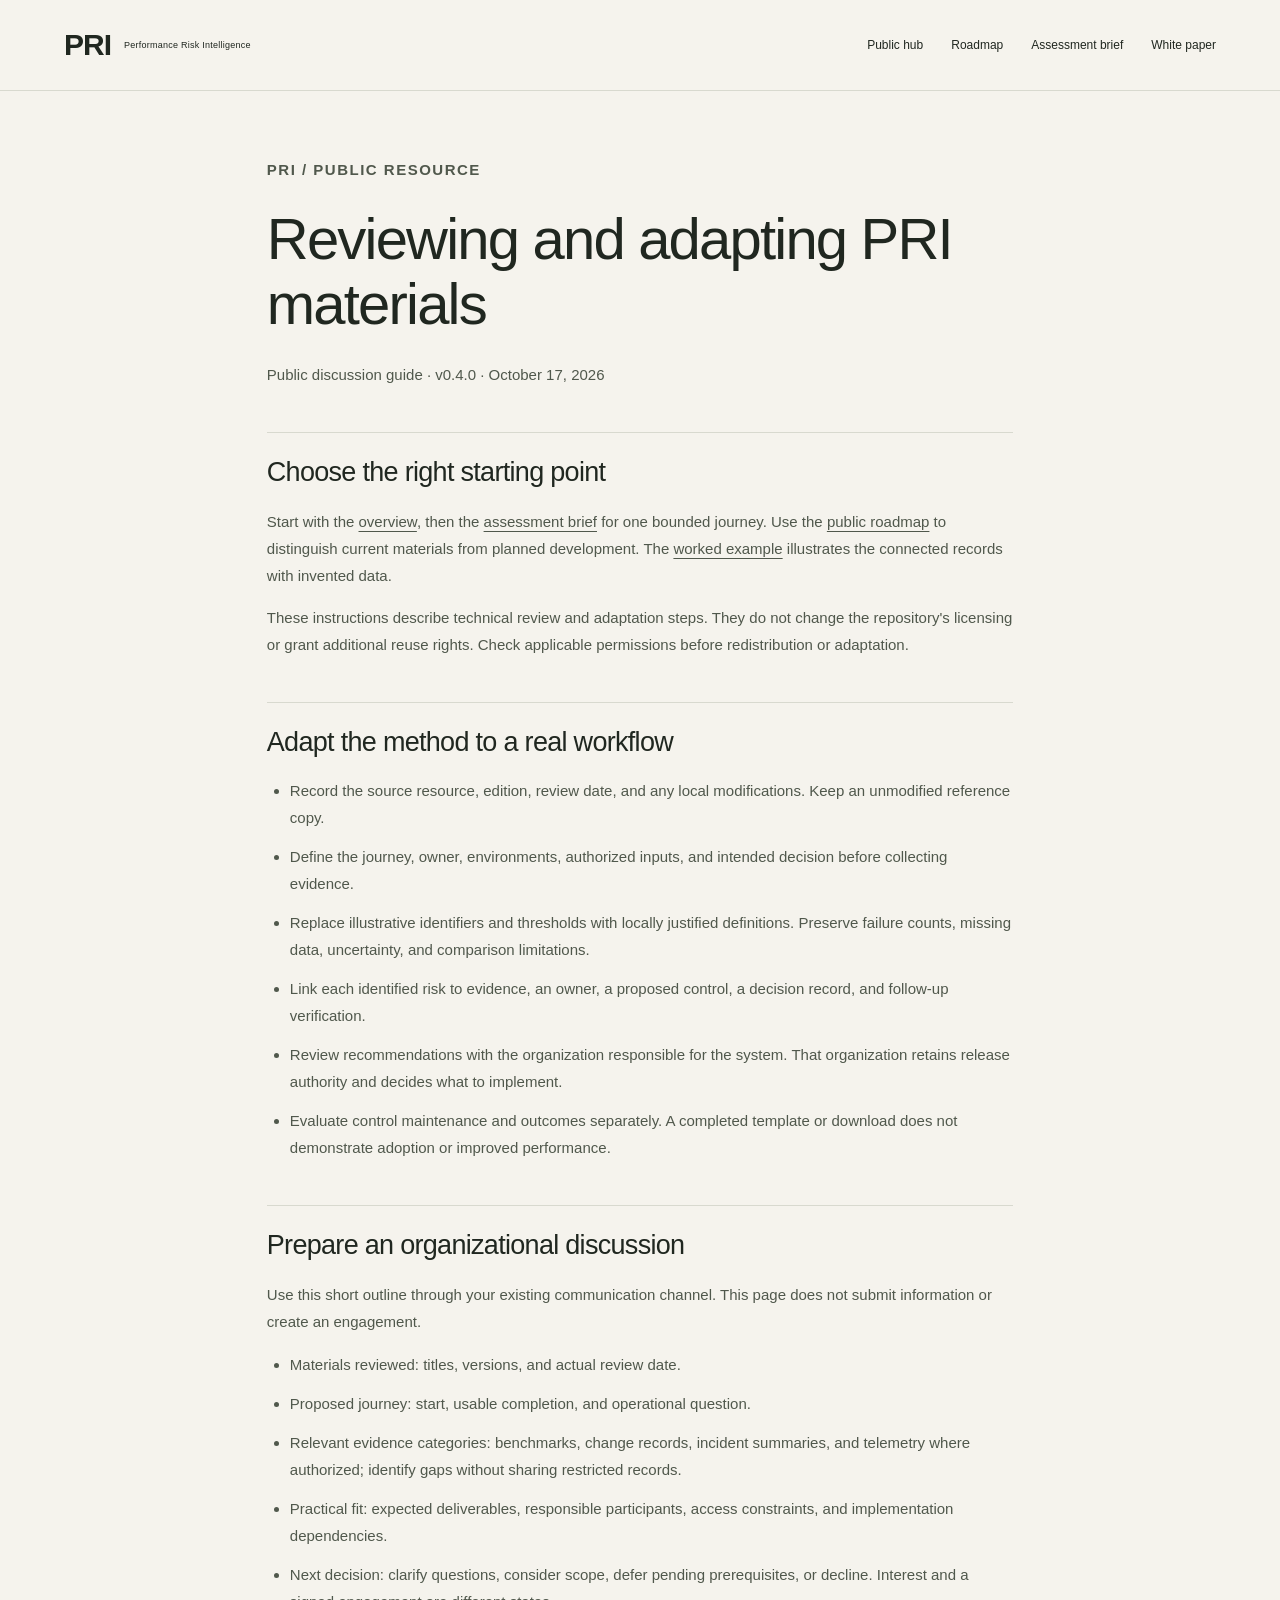
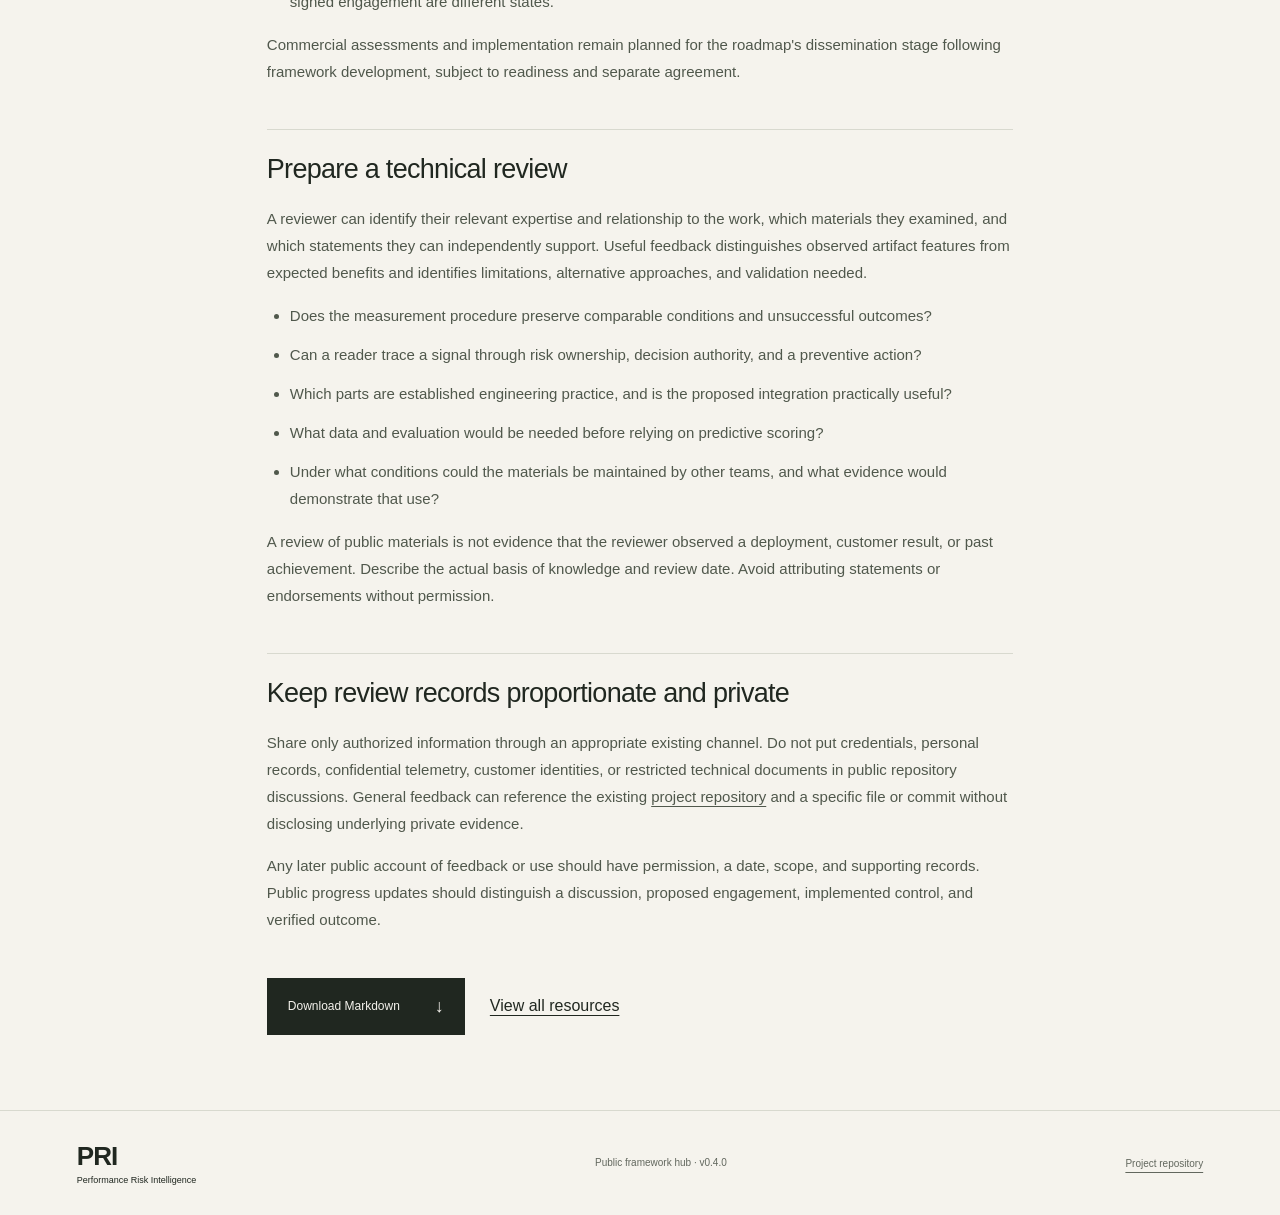
<file: review-guide.html>
<!doctype html>
<html lang="en"><head><meta charset="utf-8"><meta name="viewport" content="width=device-width, initial-scale=1"><title>Reviewing and adapting PRI materials | PRI</title><meta name="description" content="Reviewing and adapting PRI materials — public PRI discussion resource."><link rel="icon" href="assets/favicon.svg"><link rel="stylesheet" href="assets/style.css?v=0.4.0"></head><body><a class="skip" href="#main">Skip to content</a><header class="site-header"><a class="brand" href="index.html">PRI<span class="brand-caption">Performance Risk Intelligence</span></a><nav class="brief-nav" aria-label="Resource navigation"><a href="index.html#resources">Public hub</a><a href="roadmap.html">Roadmap</a><a href="assessment.html">Assessment brief</a><a href="resources/whitepaper/index.html">White paper</a></nav></header><main id="main" class="public-brief"><p class="eyebrow">PRI / PUBLIC RESOURCE</p><h1>Reviewing and adapting PRI materials</h1>
<p>Public discussion guide · v0.4.0 · October 17, 2026</p>
<h2>Choose the right starting point</h2>
<p>Start with the <a href="resources/pri-overview.md">overview</a>, then the <a href="assessment.html">assessment brief</a> for one bounded journey. Use the <a href="roadmap.html">public roadmap</a> to distinguish current materials from planned development. The <a href="worked-example.html">worked example</a> illustrates the connected records with invented data.</p>
<p>These instructions describe technical review and adaptation steps. They do not change the repository&#x27;s licensing or grant additional reuse rights. Check applicable permissions before redistribution or adaptation.</p>
<h2>Adapt the method to a real workflow</h2>
<ul><li>Record the source resource, edition, review date, and any local modifications. Keep an unmodified reference copy.</li><li>Define the journey, owner, environments, authorized inputs, and intended decision before collecting evidence.</li><li>Replace illustrative identifiers and thresholds with locally justified definitions. Preserve failure counts, missing data, uncertainty, and comparison limitations.</li><li>Link each identified risk to evidence, an owner, a proposed control, a decision record, and follow-up verification.</li><li>Review recommendations with the organization responsible for the system. That organization retains release authority and decides what to implement.</li><li>Evaluate control maintenance and outcomes separately. A completed template or download does not demonstrate adoption or improved performance.</li></ul>
<h2>Prepare an organizational discussion</h2>
<p>Use this short outline through your existing communication channel. This page does not submit information or create an engagement.</p>
<ul><li>Materials reviewed: titles, versions, and actual review date.</li><li>Proposed journey: start, usable completion, and operational question.</li><li>Relevant evidence categories: benchmarks, change records, incident summaries, and telemetry where authorized; identify gaps without sharing restricted records.</li><li>Practical fit: expected deliverables, responsible participants, access constraints, and implementation dependencies.</li><li>Next decision: clarify questions, consider scope, defer pending prerequisites, or decline. Interest and a signed engagement are different states.</li></ul>
<p>Commercial assessments and implementation remain planned for the roadmap&#x27;s dissemination stage following framework development, subject to readiness and separate agreement.</p>
<h2>Prepare a technical review</h2>
<p>A reviewer can identify their relevant expertise and relationship to the work, which materials they examined, and which statements they can independently support. Useful feedback distinguishes observed artifact features from expected benefits and identifies limitations, alternative approaches, and validation needed.</p>
<ul><li>Does the measurement procedure preserve comparable conditions and unsuccessful outcomes?</li><li>Can a reader trace a signal through risk ownership, decision authority, and a preventive action?</li><li>Which parts are established engineering practice, and is the proposed integration practically useful?</li><li>What data and evaluation would be needed before relying on predictive scoring?</li><li>Under what conditions could the materials be maintained by other teams, and what evidence would demonstrate that use?</li></ul>
<p>A review of public materials is not evidence that the reviewer observed a deployment, customer result, or past achievement. Describe the actual basis of knowledge and review date. Avoid attributing statements or endorsements without permission.</p>
<h2>Keep review records proportionate and private</h2>
<p>Share only authorized information through an appropriate existing channel. Do not put credentials, personal records, confidential telemetry, customer identities, or restricted technical documents in public repository discussions. General feedback can reference the existing <a href="https://github.com/performance-risk-intelligence/pri-framework">project repository</a> and a specific file or commit without disclosing underlying private evidence.</p>
<p>Any later public account of feedback or use should have permission, a date, scope, and supporting records. Public progress updates should distinguish a discussion, proposed engagement, implemented control, and verified outcome.</p><div class="brief-download"><a class="button button-dark" href="resources/review-guide.md" download>Download Markdown <span aria-hidden="true">↓</span></a><a href="index.html#resources">View all resources</a></div></main><footer class="site-footer"><a class="footer-brand" href="index.html">PRI<span>Performance Risk Intelligence</span></a><p>Public framework hub · v0.4.0</p><a href="https://github.com/performance-risk-intelligence/pri-framework">Project repository</a></footer></body></html>
</file>
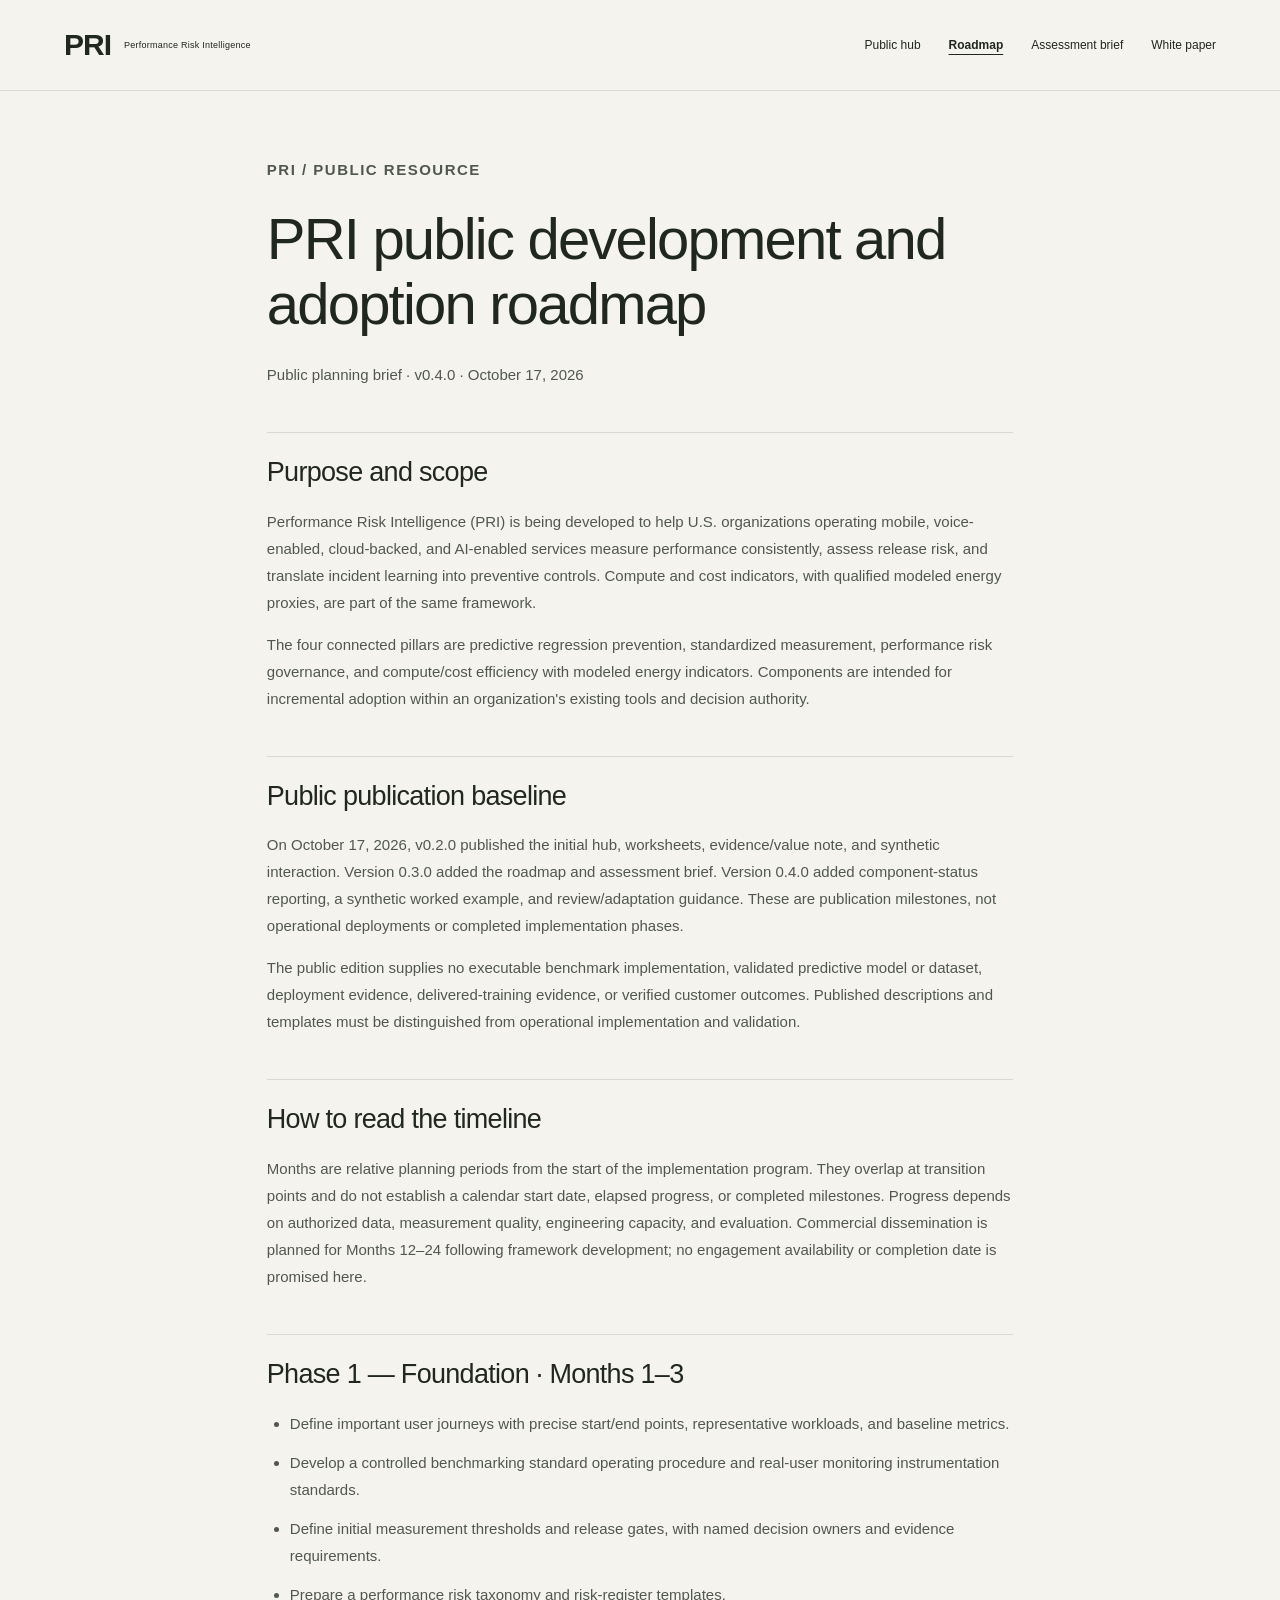
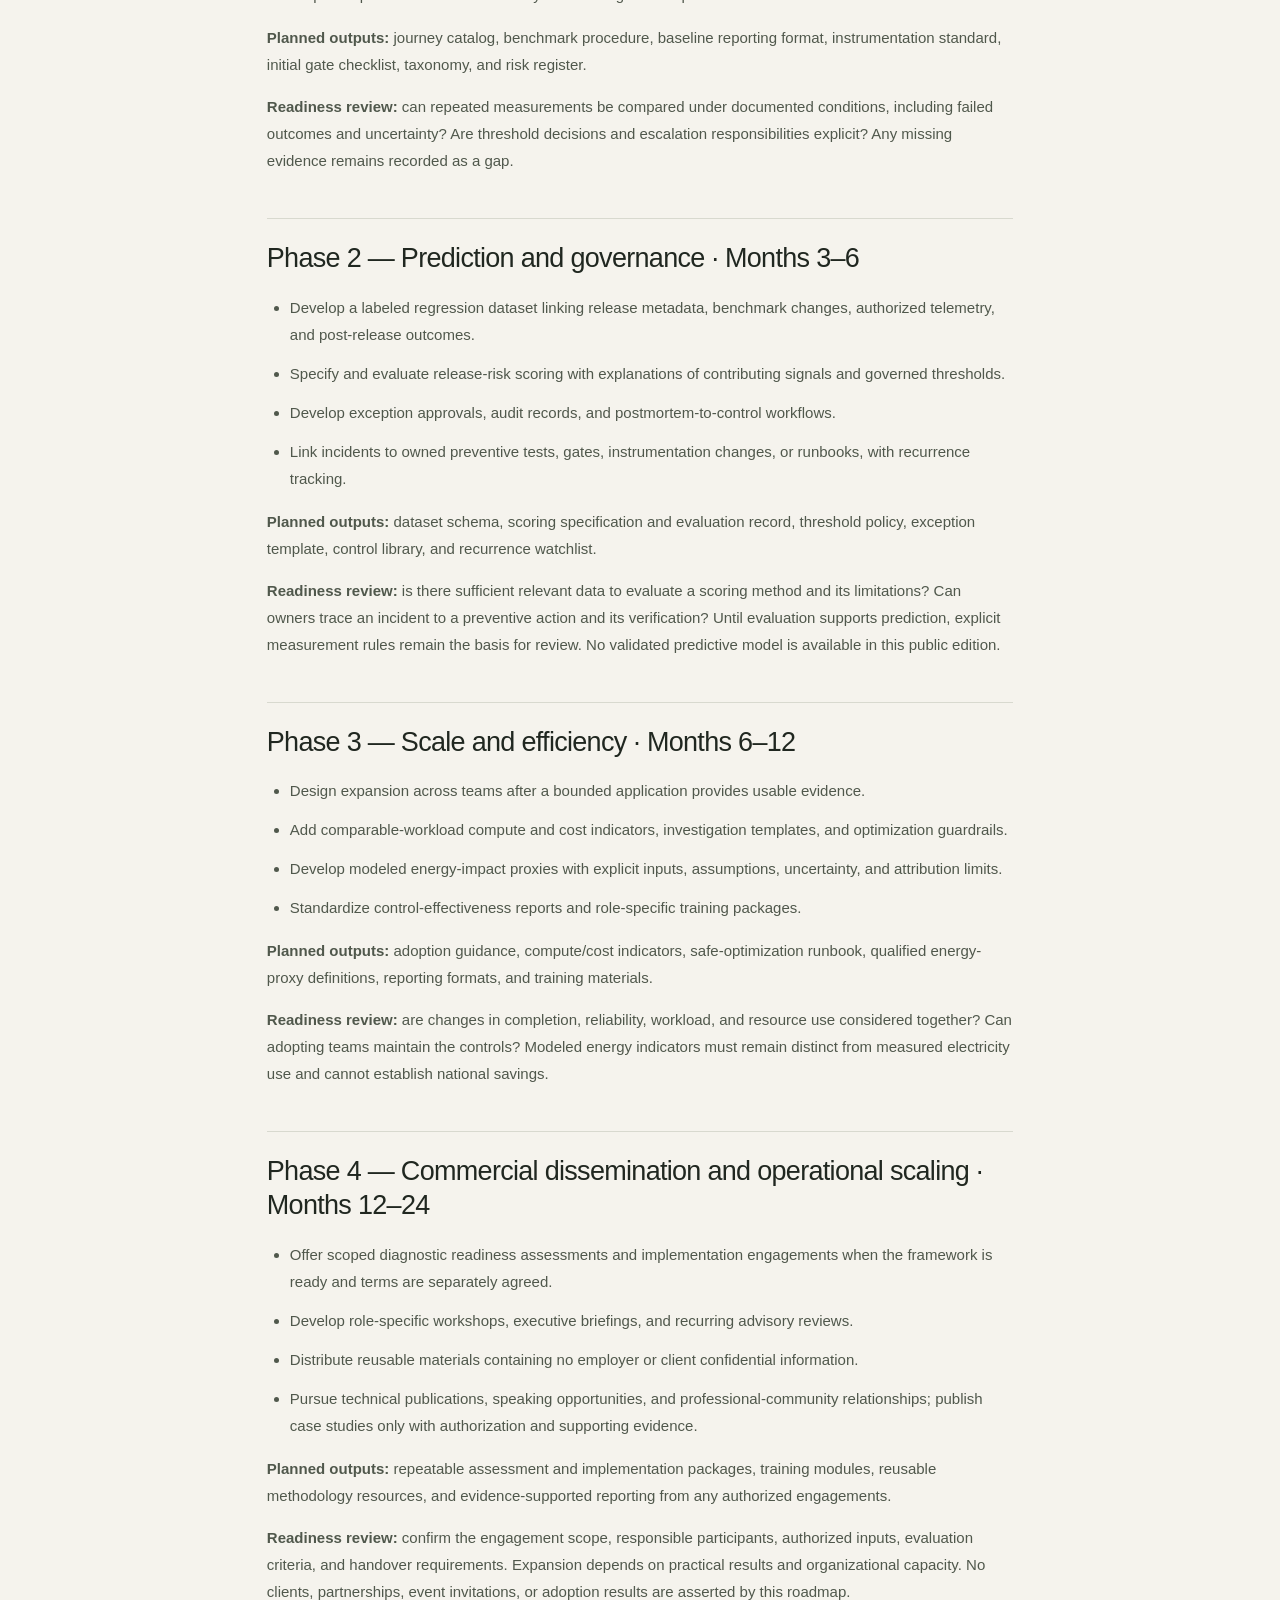
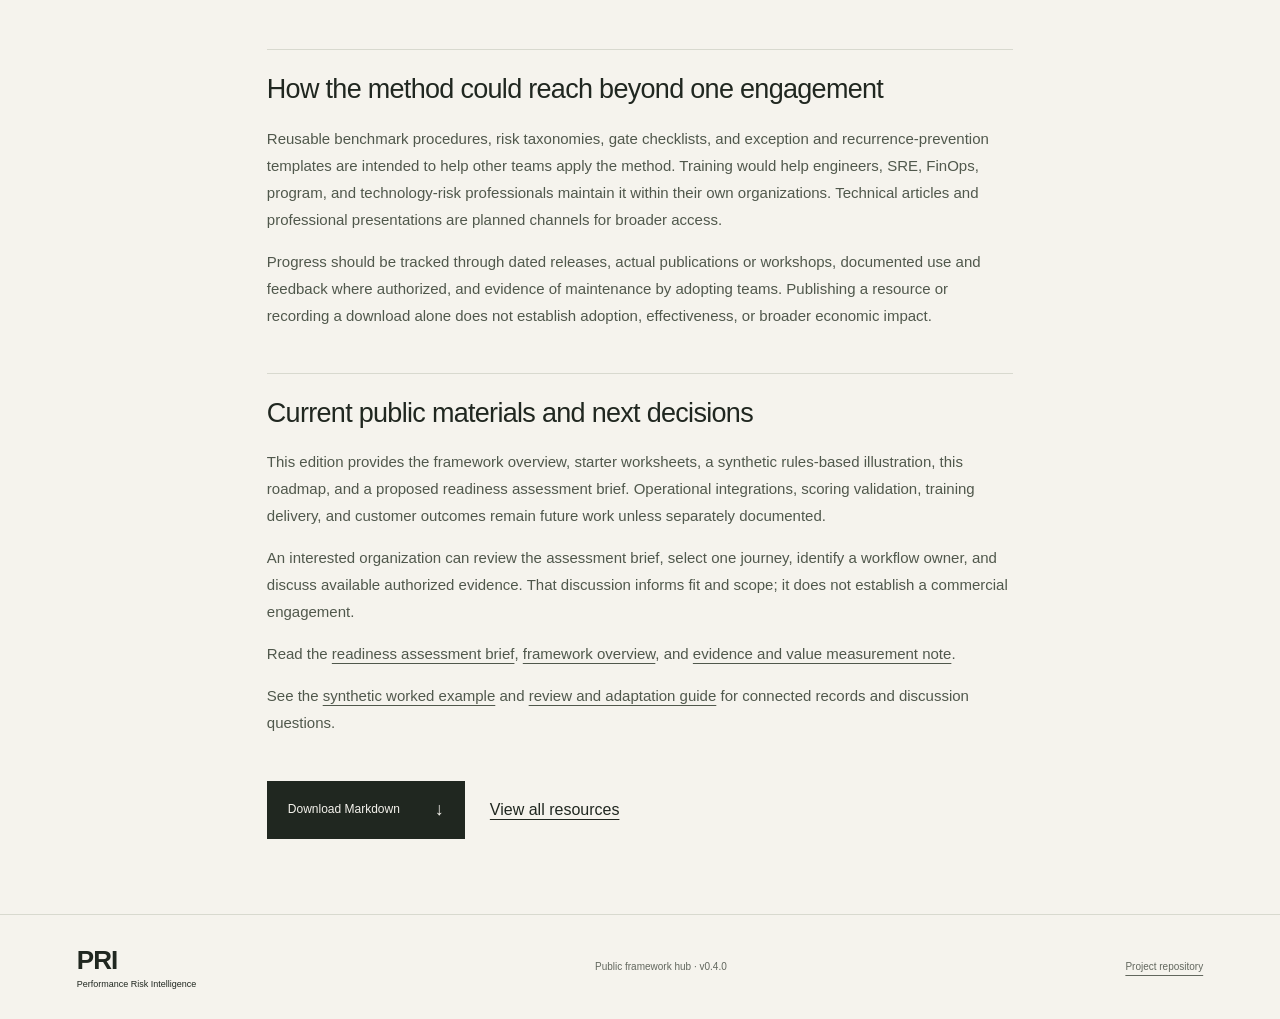
<file: roadmap.html>
<!doctype html>
<html lang="en"><head><meta charset="utf-8"><meta name="viewport" content="width=device-width, initial-scale=1"><meta name="description" content="PRI public development and adoption roadmap — public planning and discussion resource."><title>PRI public development and adoption roadmap | PRI</title><link rel="icon" href="assets/favicon.svg" type="image/svg+xml"><link rel="stylesheet" href="assets/style.css?v=0.4.0"></head>
<body><a class="skip" href="#main">Skip to content</a><header class="site-header"><a class="brand" href="index.html">PRI<span class="brand-caption">Performance Risk Intelligence</span></a><nav class="brief-nav" aria-label="Resource navigation"><a href="index.html#resources">Public hub</a><a href="roadmap.html" aria-current="page">Roadmap</a><a href="assessment.html">Assessment brief</a><a href="resources/whitepaper/index.html">White paper</a></nav></header>
<main id="main" class="public-brief"><p class="eyebrow">PRI / PUBLIC RESOURCE</p><h1>PRI public development and adoption roadmap</h1>
<p>Public planning brief · v0.4.0 · October 17, 2026</p>
<h2>Purpose and scope</h2>
<p>Performance Risk Intelligence (PRI) is being developed to help U.S. organizations operating mobile, voice-enabled, cloud-backed, and AI-enabled services measure performance consistently, assess release risk, and translate incident learning into preventive controls. Compute and cost indicators, with qualified modeled energy proxies, are part of the same framework.</p>
<p>The four connected pillars are predictive regression prevention, standardized measurement, performance risk governance, and compute/cost efficiency with modeled energy indicators. Components are intended for incremental adoption within an organization&#x27;s existing tools and decision authority.</p>
<h2>Public publication baseline</h2>
<p>On October 17, 2026, v0.2.0 published the initial hub, worksheets, evidence/value note, and synthetic interaction. Version 0.3.0 added the roadmap and assessment brief. Version 0.4.0 added component-status reporting, a synthetic worked example, and review/adaptation guidance. These are publication milestones, not operational deployments or completed implementation phases.</p>
<p>The public edition supplies no executable benchmark implementation, validated predictive model or dataset, deployment evidence, delivered-training evidence, or verified customer outcomes. Published descriptions and templates must be distinguished from operational implementation and validation.</p>
<h2>How to read the timeline</h2>
<p>Months are relative planning periods from the start of the implementation program. They overlap at transition points and do not establish a calendar start date, elapsed progress, or completed milestones. Progress depends on authorized data, measurement quality, engineering capacity, and evaluation. Commercial dissemination is planned for Months 12–24 following framework development; no engagement availability or completion date is promised here.</p>
<h2>Phase 1 — Foundation · Months 1–3</h2>
<ul><li>Define important user journeys with precise start/end points, representative workloads, and baseline metrics.</li><li>Develop a controlled benchmarking standard operating procedure and real-user monitoring instrumentation standards.</li><li>Define initial measurement thresholds and release gates, with named decision owners and evidence requirements.</li><li>Prepare a performance risk taxonomy and risk-register templates.</li></ul>
<p><strong>Planned outputs:</strong> journey catalog, benchmark procedure, baseline reporting format, instrumentation standard, initial gate checklist, taxonomy, and risk register.</p>
<p><strong>Readiness review:</strong> can repeated measurements be compared under documented conditions, including failed outcomes and uncertainty? Are threshold decisions and escalation responsibilities explicit? Any missing evidence remains recorded as a gap.</p>
<h2>Phase 2 — Prediction and governance · Months 3–6</h2>
<ul><li>Develop a labeled regression dataset linking release metadata, benchmark changes, authorized telemetry, and post-release outcomes.</li><li>Specify and evaluate release-risk scoring with explanations of contributing signals and governed thresholds.</li><li>Develop exception approvals, audit records, and postmortem-to-control workflows.</li><li>Link incidents to owned preventive tests, gates, instrumentation changes, or runbooks, with recurrence tracking.</li></ul>
<p><strong>Planned outputs:</strong> dataset schema, scoring specification and evaluation record, threshold policy, exception template, control library, and recurrence watchlist.</p>
<p><strong>Readiness review:</strong> is there sufficient relevant data to evaluate a scoring method and its limitations? Can owners trace an incident to a preventive action and its verification? Until evaluation supports prediction, explicit measurement rules remain the basis for review. No validated predictive model is available in this public edition.</p>
<h2>Phase 3 — Scale and efficiency · Months 6–12</h2>
<ul><li>Design expansion across teams after a bounded application provides usable evidence.</li><li>Add comparable-workload compute and cost indicators, investigation templates, and optimization guardrails.</li><li>Develop modeled energy-impact proxies with explicit inputs, assumptions, uncertainty, and attribution limits.</li><li>Standardize control-effectiveness reports and role-specific training packages.</li></ul>
<p><strong>Planned outputs:</strong> adoption guidance, compute/cost indicators, safe-optimization runbook, qualified energy-proxy definitions, reporting formats, and training materials.</p>
<p><strong>Readiness review:</strong> are changes in completion, reliability, workload, and resource use considered together? Can adopting teams maintain the controls? Modeled energy indicators must remain distinct from measured electricity use and cannot establish national savings.</p>
<h2>Phase 4 — Commercial dissemination and operational scaling · Months 12–24</h2>
<ul><li>Offer scoped diagnostic readiness assessments and implementation engagements when the framework is ready and terms are separately agreed.</li><li>Develop role-specific workshops, executive briefings, and recurring advisory reviews.</li><li>Distribute reusable materials containing no employer or client confidential information.</li><li>Pursue technical publications, speaking opportunities, and professional-community relationships; publish case studies only with authorization and supporting evidence.</li></ul>
<p><strong>Planned outputs:</strong> repeatable assessment and implementation packages, training modules, reusable methodology resources, and evidence-supported reporting from any authorized engagements.</p>
<p><strong>Readiness review:</strong> confirm the engagement scope, responsible participants, authorized inputs, evaluation criteria, and handover requirements. Expansion depends on practical results and organizational capacity. No clients, partnerships, event invitations, or adoption results are asserted by this roadmap.</p>
<h2>How the method could reach beyond one engagement</h2>
<p>Reusable benchmark procedures, risk taxonomies, gate checklists, and exception and recurrence-prevention templates are intended to help other teams apply the method. Training would help engineers, SRE, FinOps, program, and technology-risk professionals maintain it within their own organizations. Technical articles and professional presentations are planned channels for broader access.</p>
<p>Progress should be tracked through dated releases, actual publications or workshops, documented use and feedback where authorized, and evidence of maintenance by adopting teams. Publishing a resource or recording a download alone does not establish adoption, effectiveness, or broader economic impact.</p>
<h2>Current public materials and next decisions</h2>
<p>This edition provides the framework overview, starter worksheets, a synthetic rules-based illustration, this roadmap, and a proposed readiness assessment brief. Operational integrations, scoring validation, training delivery, and customer outcomes remain future work unless separately documented.</p>
<p>An interested organization can review the assessment brief, select one journey, identify a workflow owner, and discuss available authorized evidence. That discussion informs fit and scope; it does not establish a commercial engagement.</p>
<p>Read the <a href="assessment.html">readiness assessment brief</a>, <a href="resources/pri-overview.md">framework overview</a>, and <a href="resources/evidence-and-value.md">evidence and value measurement note</a>.</p>
<p>See the <a href="worked-example.html">synthetic worked example</a> and <a href="review-guide.html">review and adaptation guide</a> for connected records and discussion questions.</p><div class="brief-download"><a class="button button-dark" href="resources/public-roadmap.md" download>Download Markdown <span aria-hidden="true">↓</span></a><a href="index.html#resources">View all resources</a></div></main><footer class="site-footer"><a class="footer-brand" href="index.html">PRI<span>Performance Risk Intelligence</span></a><p>Public framework hub · v0.4.0</p><a href="https://github.com/performance-risk-intelligence/pri-framework">Project repository</a></footer></body></html>
</file>
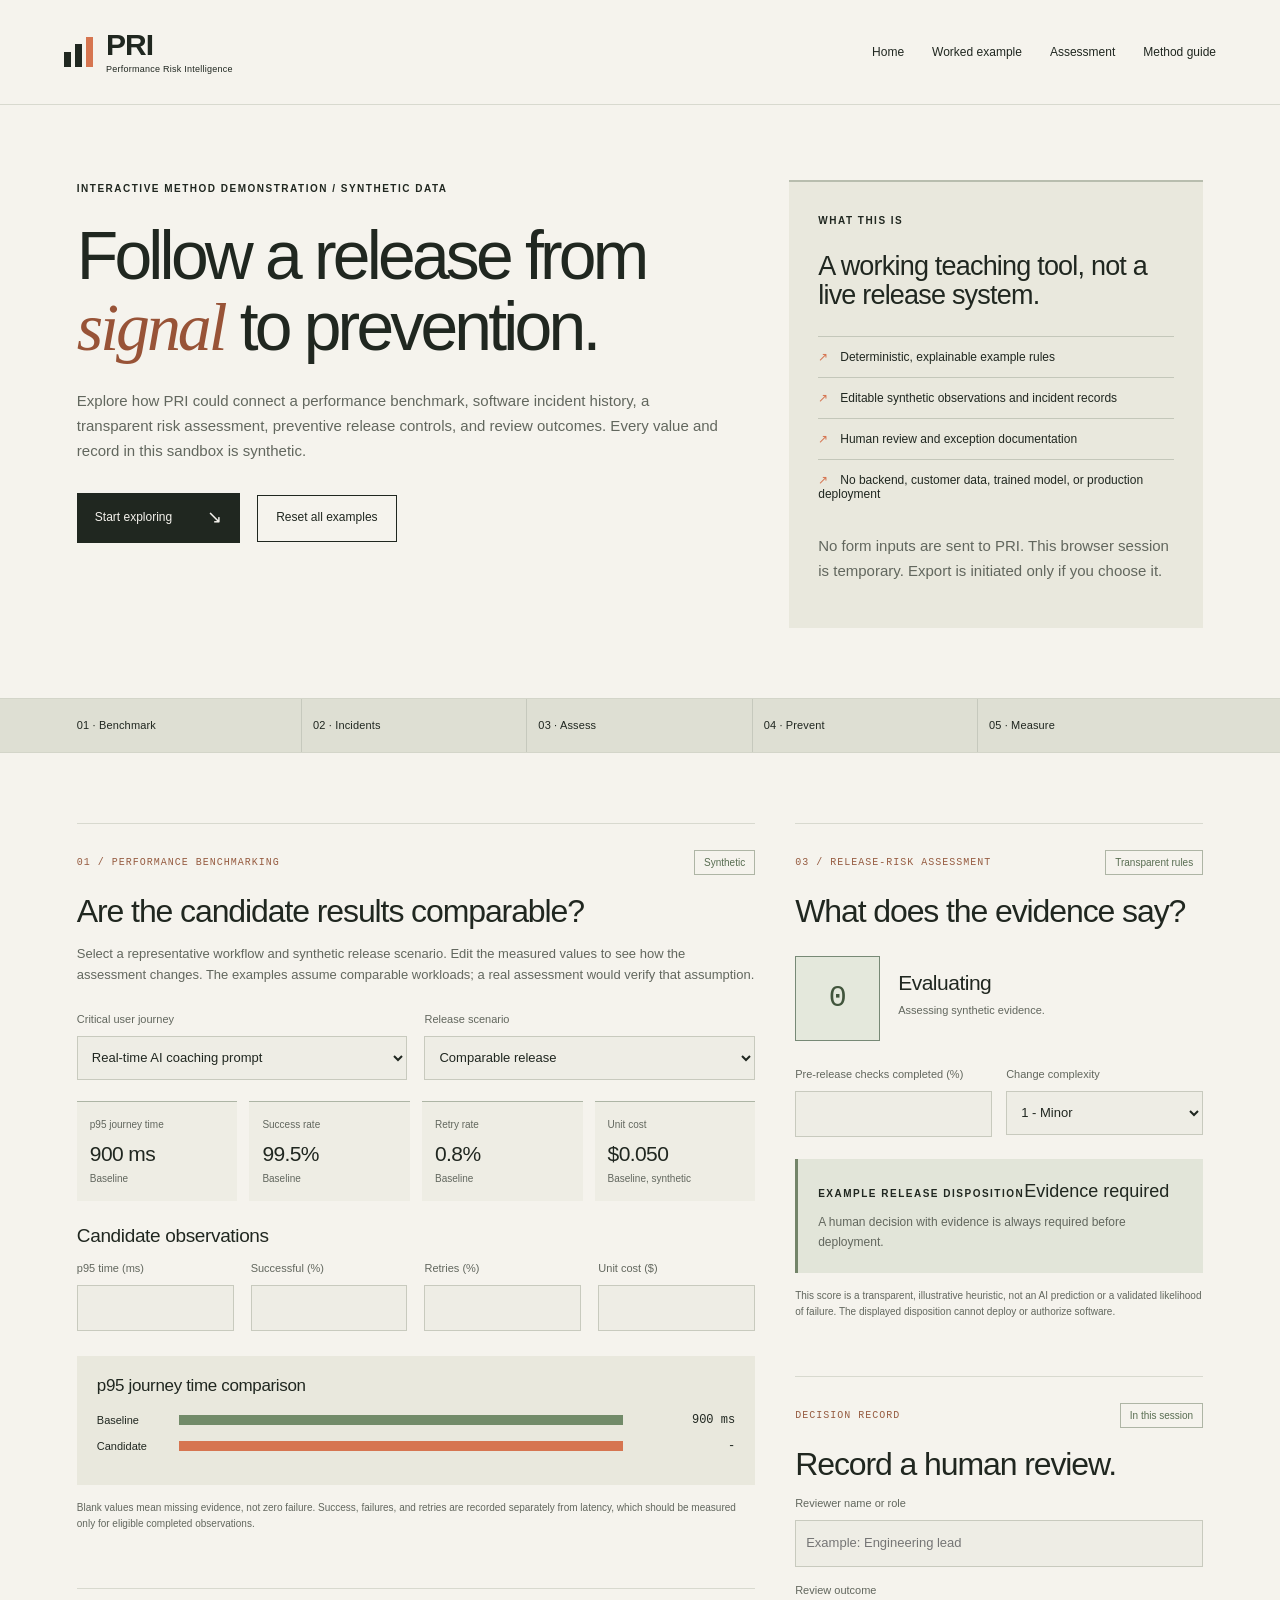
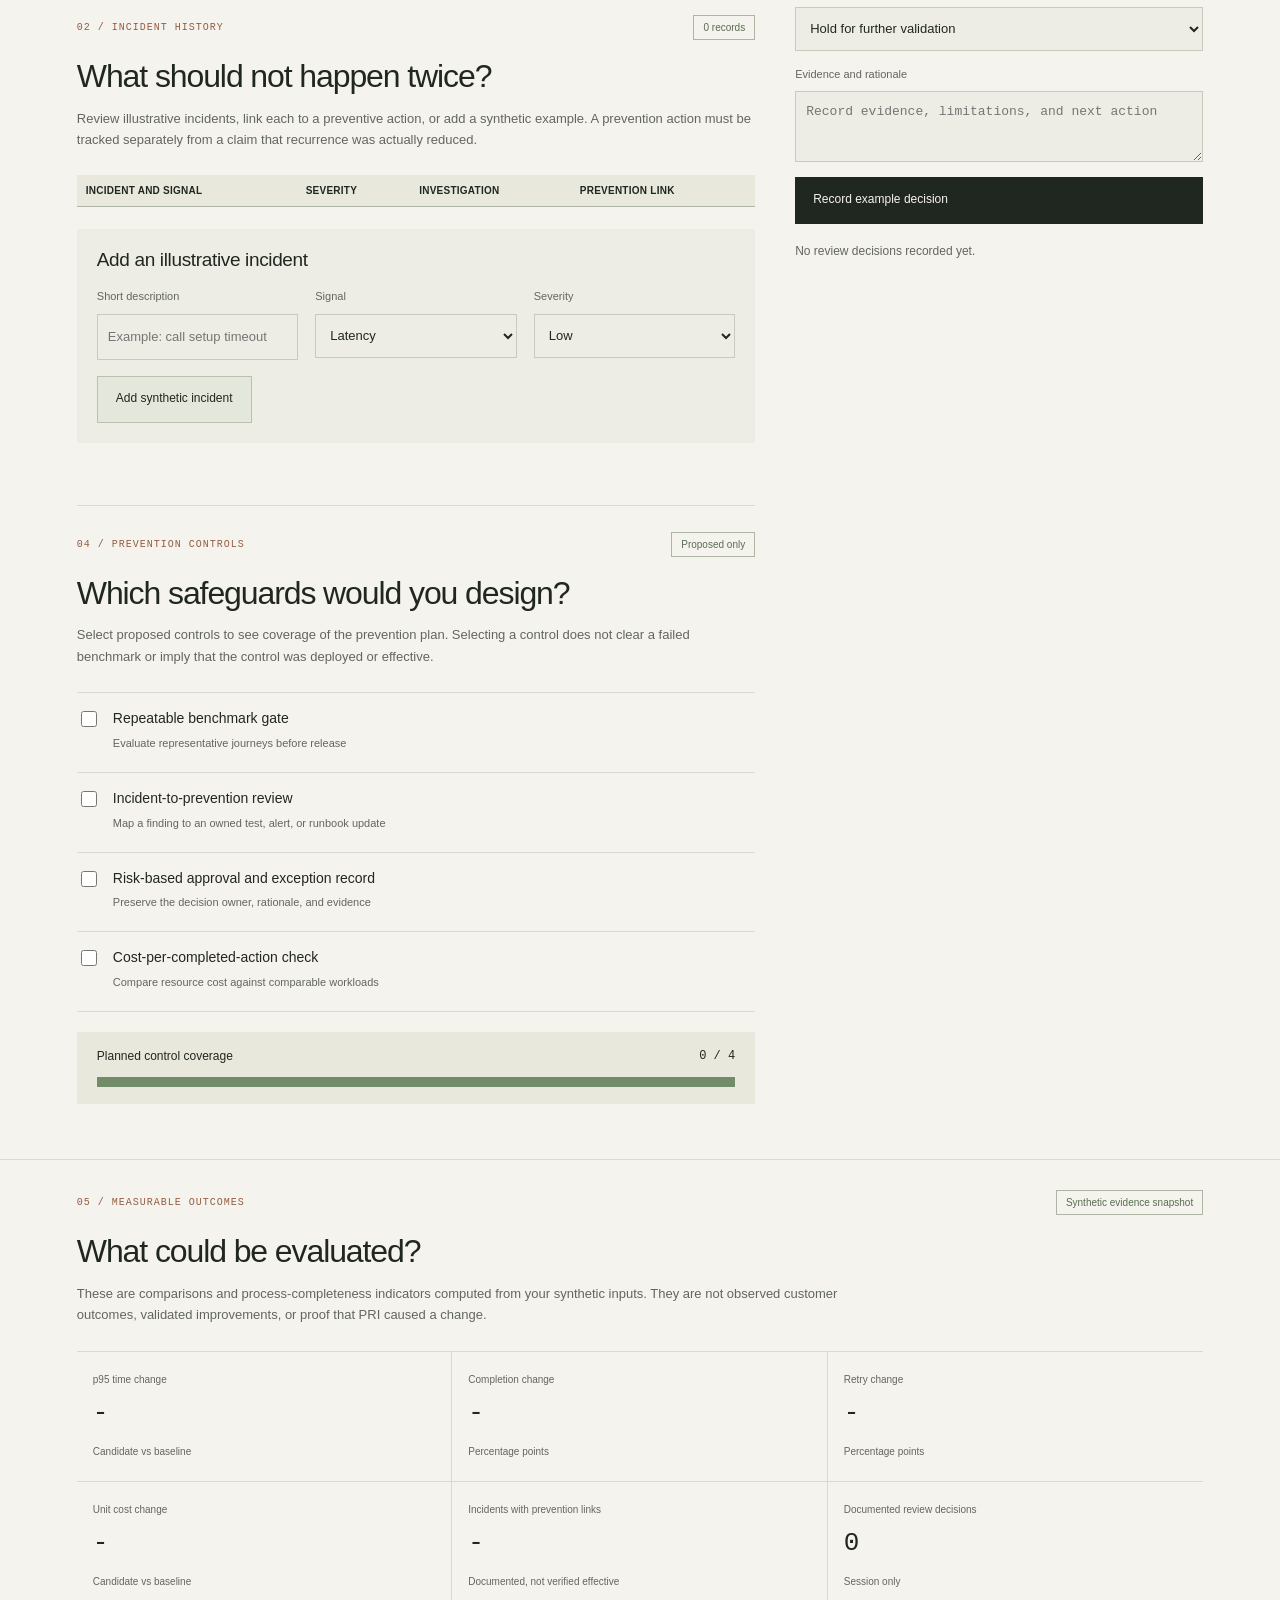
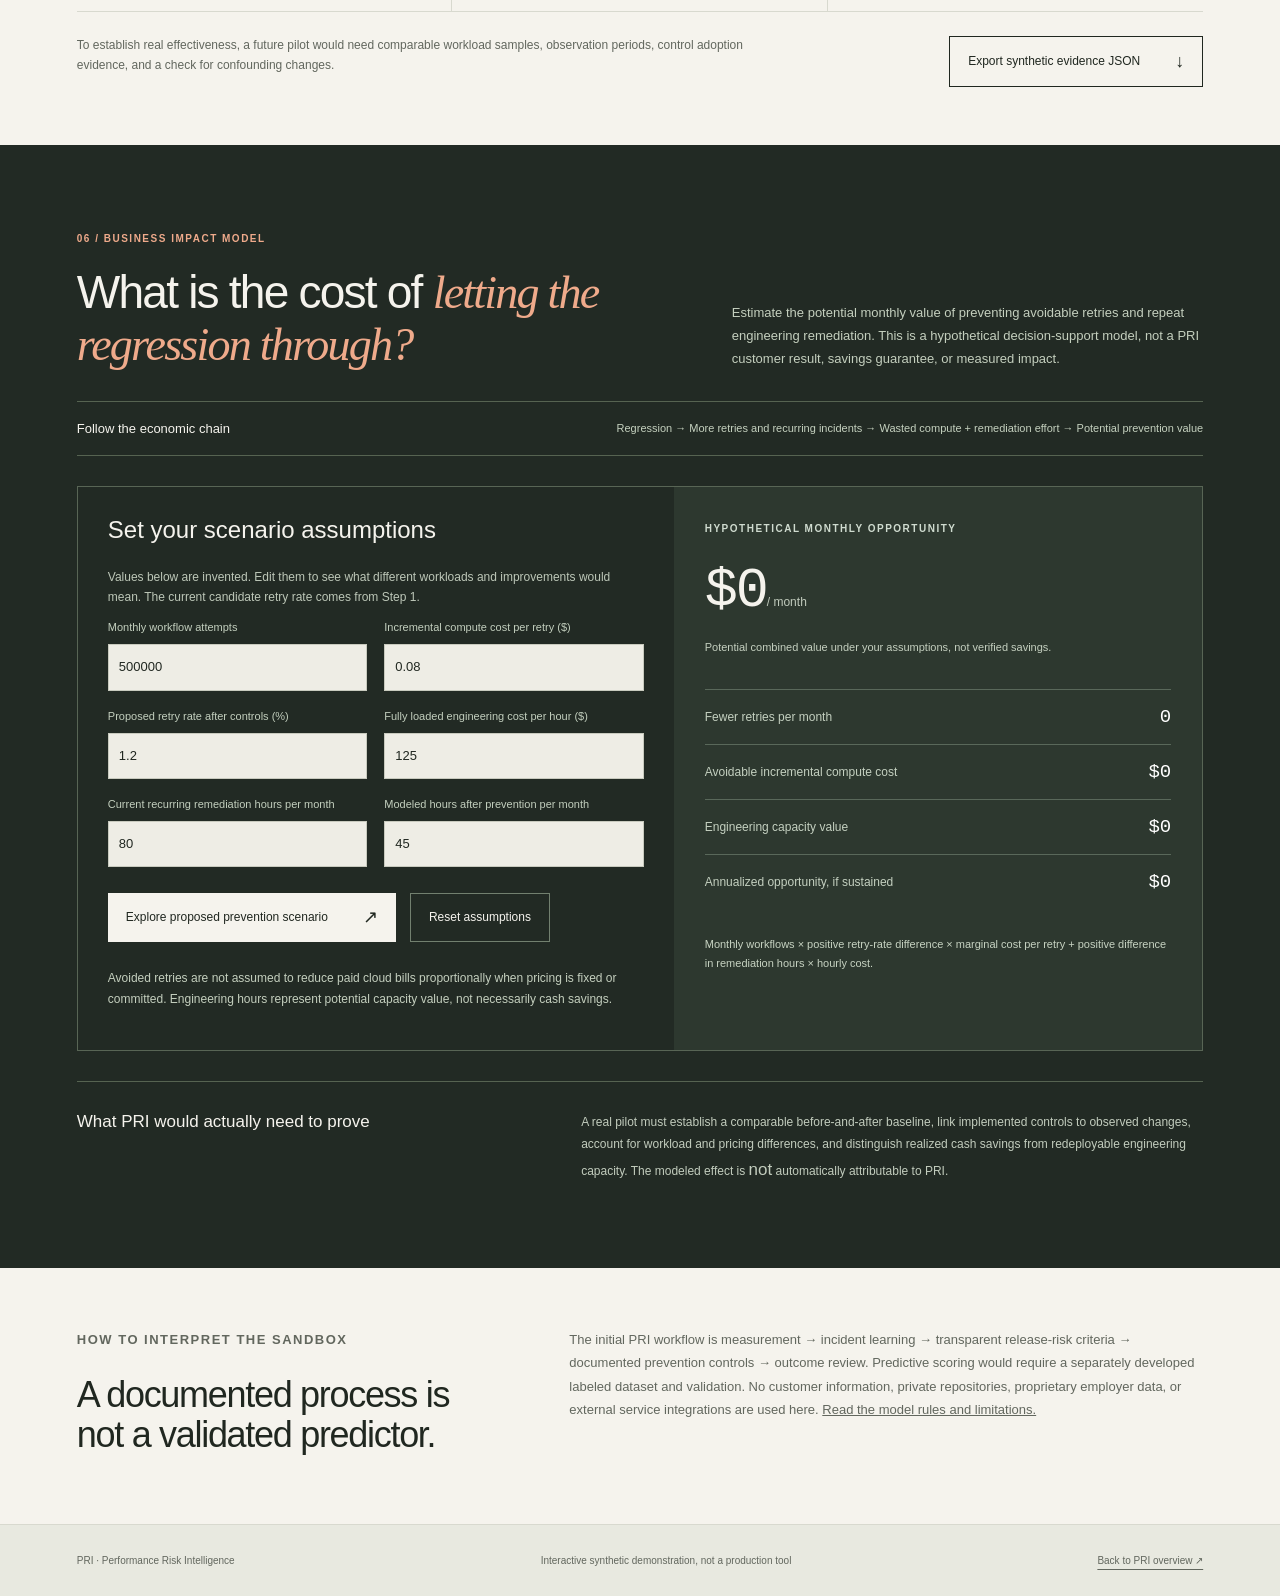
<file: sandbox.html>
<!doctype html>
<html lang="en">
<head>
  <meta charset="utf-8">
  <meta name="viewport" content="width=device-width, initial-scale=1">
  <meta name="description" content="Explore PRI performance measurement, incident learning, release-risk assessment, preventive controls, and outcomes using synthetic data only.">
  <title>PRI Sandbox | Interactive synthetic demonstration</title>
  <link rel="icon" href="assets/favicon.svg" type="image/svg+xml">
  <link rel="stylesheet" href="assets/style.css?v=0.4.1">
  <link rel="stylesheet" href="assets/pri-sandbox.css">
  <script src="assets/pri-sandbox.js" defer></script>
</head>
<body class="pri-sandbox">
<a class="skip" href="#main">Skip to main content</a>
<header class="site-header"><a class="brand" href="index.html"><span class="brand-mark" aria-hidden="true"><i></i><i></i><i></i></span><span>PRI<span class="brand-caption">Performance Risk Intelligence</span></span></a><button type="button" class="menu-button" aria-expanded="false" aria-controls="sandbox-navigation">Menu <span aria-hidden="true">+</span></button><nav id="sandbox-navigation" aria-label="Main navigation"><a href="index.html">Home</a><a href="worked-example.html">Worked example</a><a href="assessment.html">Assessment</a><a href="resources/pri-sandbox-guide.md">Method guide</a></nav></header>
<main id="main">
  <section class="sandbox-hero">
    <div class="hero-text">
      <p class="eyebrow">INTERACTIVE METHOD DEMONSTRATION / SYNTHETIC DATA</p>
      <h1>Follow a release from <em>signal</em> to prevention.</h1>
      <p>Explore how PRI could connect a performance benchmark, software incident history, a transparent risk assessment, preventive release controls, and review outcomes. Every value and record in this sandbox is synthetic.</p>
      <div class="hero-actions"><a class="button button-dark" href="#workbench">Start exploring <span aria-hidden="true">↘</span></a><button class="button plain" id="reset-demo" type="button">Reset all examples</button></div>
    </div>
    <aside class="hero-side" aria-label="Demonstration boundaries">
      <p class="eyebrow">WHAT THIS IS</p>
      <h2>A working teaching tool, not a live release system.</h2>
      <ul><li>Deterministic, explainable example rules</li><li>Editable synthetic observations and incident records</li><li>Human review and exception documentation</li><li>No backend, customer data, trained model, or production deployment</li></ul>
      <p class="small">No form inputs are sent to PRI. This browser session is temporary. Export is initiated only if you choose it.</p>
    </aside>
  </section>
  <div class="process-line" aria-label="Five linked capabilities">
    <span>01 · Benchmark</span><span>02 · Incidents</span><span>03 · Assess</span><span>04 · Prevent</span><span>05 · Measure</span>
  </div>
  <div class="main-layout" id="workbench">
    <div class="main-column">
      <section class="module" aria-labelledby="benchmark-title">
        <div class="section-top"><span class="step">01 / PERFORMANCE BENCHMARKING</span><span class="chip">Synthetic</span></div>
        <h2 id="benchmark-title">Are the candidate results comparable?</h2>
        <p>Select a representative workflow and synthetic release scenario. Edit the measured values to see how the assessment changes. The examples assume comparable workloads; a real assessment would verify that assumption.</p>
        <div class="form-grid">
          <label>Critical user journey<select id="workflow"><option value="coaching">Real-time AI coaching prompt</option><option value="document">Document-to-analysis job</option><option value="voice">Scheduled voice first exchange</option></select></label>
          <label>Release scenario<select id="scenario"><option value="steady">Comparable release</option><option value="regression">Performance regression</option><option value="missing">Incomplete evidence</option></select></label>
        </div>
        <div class="mini-grid" id="baseline-cards">
          <div class="mini-card"><small id="metric-label">p95 journey time</small><strong id="base-p95">900 ms</strong><span>Baseline</span></div>
          <div class="mini-card"><small>Success rate</small><strong id="base-success">99.5%</strong><span>Baseline</span></div>
          <div class="mini-card"><small>Retry rate</small><strong id="base-retry">0.8%</strong><span>Baseline</span></div>
          <div class="mini-card"><small>Unit cost</small><strong id="base-cost">$0.050</strong><span>Baseline, synthetic</span></div>
        </div>
        <h3>Candidate observations</h3>
        <div class="form-grid four">
          <label id="candidate-p95-label">p95 time (ms)<input id="p95" type="number" min="0.01" step="0.01"></label>
          <label>Successful (%)<input id="success" type="number" min="0" max="100" step="0.1"></label>
          <label>Retries (%)<input id="retry" type="number" min="0" max="100" step="0.1"></label>
          <label>Unit cost ($)<input id="cost" type="number" min="0" step="0.001"></label>
        </div>
        <div class="comparison">
          <h3>p95 journey time comparison</h3>
          <div class="bar-row"><span>Baseline</span><div class="track"><div id="base-bar" class="bar baseline"></div></div><strong id="base-bar-text">900 ms</strong></div>
          <div class="bar-row"><span>Candidate</span><div class="track"><div id="candidate-bar" class="bar candidate"></div></div><strong id="candidate-bar-text">-</strong></div>
        </div>
        <p class="note">Blank values mean missing evidence, not zero failure. Success, failures, and retries are recorded separately from latency, which should be measured only for eligible completed observations.</p>
      </section>

      <section class="module" aria-labelledby="incident-title">
        <div class="section-top"><span class="step">02 / INCIDENT HISTORY</span><span class="chip" id="incident-count">0 records</span></div>
        <h2 id="incident-title">What should not happen twice?</h2>
        <p>Review illustrative incidents, link each to a preventive action, or add a synthetic example. A prevention action must be tracked separately from a claim that recurrence was actually reduced.</p>
        <div class="table-wrap"><table><caption class="sr-only">Synthetic software incidents</caption><thead><tr><th scope="col">Incident and signal</th><th scope="col">Severity</th><th scope="col">Investigation</th><th scope="col">Prevention link</th></tr></thead><tbody id="incident-table"></tbody></table></div>
        <form id="incident-form" class="incident-form">
          <h3>Add an illustrative incident</h3>
          <div class="form-grid three">
            <label>Short description<input id="incident-title-input" maxlength="85" placeholder="Example: call setup timeout" required></label>
            <label>Signal<select id="incident-signal"><option value="latency">Latency</option><option value="success">Failed completion</option><option value="retry">Retries</option><option value="cost">Cost</option></select></label>
            <label>Severity<select id="incident-severity"><option value="low">Low</option><option value="medium">Medium</option><option value="high">High</option></select></label>
          </div>
          <button class="button light" type="submit">Add synthetic incident</button>
        </form>
      </section>

      <section class="module" aria-labelledby="controls-title">
        <div class="section-top"><span class="step">04 / PREVENTION CONTROLS</span><span class="chip">Proposed only</span></div>
        <h2 id="controls-title">Which safeguards would you design?</h2>
        <p>Select proposed controls to see coverage of the prevention plan. Selecting a control does not clear a failed benchmark or imply that the control was deployed or effective.</p>
        <div class="control-list">
          <label class="control"><input class="control-input" type="checkbox" value="benchmark"><span><strong>Repeatable benchmark gate</strong><small>Evaluate representative journeys before release</small></span></label>
          <label class="control"><input class="control-input" type="checkbox" value="incident"><span><strong>Incident-to-prevention review</strong><small>Map a finding to an owned test, alert, or runbook update</small></span></label>
          <label class="control"><input class="control-input" type="checkbox" value="governance"><span><strong>Risk-based approval and exception record</strong><small>Preserve the decision owner, rationale, and evidence</small></span></label>
          <label class="control"><input class="control-input" type="checkbox" value="cost"><span><strong>Cost-per-completed-action check</strong><small>Compare resource cost against comparable workloads</small></span></label>
        </div>
        <div class="coverage"><span>Planned control coverage</span><strong id="control-coverage">0 / 4</strong><div class="track"><div class="bar coverage-bar" id="coverage-bar"></div></div></div>
      </section>
    </div>

    <aside class="side-column">
      <section class="module decision-module" aria-labelledby="risk-title">
        <div class="section-top"><span class="step">03 / RELEASE-RISK ASSESSMENT</span><span class="chip">Transparent rules</span></div>
        <h2 id="risk-title">What does the evidence say?</h2>
        <div class="risk-head"><div class="risk-score" id="risk-score">0</div><div><span class="risk-label" id="risk-tier">Evaluating</span><p id="risk-summary" aria-live="polite">Assessing synthetic evidence.</p></div></div>
        <div class="score-list" id="score-factors" aria-label="Contributing risk score factors"></div>
        <div class="evidence-coverage"><label>Pre-release checks completed (%)<input id="test-coverage" type="number" min="0" max="100" step="1"></label><label>Change complexity<select id="complexity"><option value="1">1 - Minor</option><option value="2">2 - Low</option><option value="3">3 - Moderate</option><option value="4">4 - High</option><option value="5">5 - Major</option></select></label></div>
        <div class="gate" id="gate"><span class="eyebrow">EXAMPLE RELEASE DISPOSITION</span><strong id="gate-title">Evidence required</strong><p id="gate-detail">A human decision with evidence is always required before deployment.</p></div>
        <p class="note">This score is a transparent, illustrative heuristic, not an AI prediction or a validated likelihood of failure. The displayed disposition cannot deploy or authorize software.</p>
      </section>
      <section class="module" aria-labelledby="review-title">
        <div class="section-top"><span class="step">DECISION RECORD</span><span class="chip">In this session</span></div>
        <h2 id="review-title">Record a human review.</h2>
        <form id="decision-form">
          <label>Reviewer name or role<input id="decision-owner" maxlength="60" placeholder="Example: Engineering lead" required></label>
          <label>Review outcome<select id="decision-choice"><option value="hold">Hold for further validation</option><option value="mitigate">Mitigation required</option><option value="exception">Document a proposed exception</option></select></label>
          <label>Evidence and rationale<textarea id="decision-rationale" rows="3" minlength="10" maxlength="500" placeholder="Record evidence, limitations, and next action" required></textarea></label>
          <button class="button button-dark full" type="submit">Record example decision</button>
        </form>
        <div class="audit-list" id="audit-list" aria-live="polite"><p class="muted">No review decisions recorded yet.</p></div>
      </section>
    </aside>
  </div>

  <section class="outcomes module" id="outcomes" aria-labelledby="outcomes-title">
    <div class="section-top"><span class="step">05 / MEASURABLE OUTCOMES</span><span class="chip">Synthetic evidence snapshot</span></div>
    <h2 id="outcomes-title">What could be evaluated?</h2>
    <p>These are comparisons and process-completeness indicators computed from your synthetic inputs. They are not observed customer outcomes, validated improvements, or proof that PRI caused a change.</p>
    <div class="outcome-grid">
      <div><small>p95 time change</small><strong id="out-p95">-</strong><span>Candidate vs baseline</span></div>
      <div><small>Completion change</small><strong id="out-success">-</strong><span>Percentage points</span></div>
      <div><small>Retry change</small><strong id="out-retry">-</strong><span>Percentage points</span></div>
      <div><small>Unit cost change</small><strong id="out-cost">-</strong><span>Candidate vs baseline</span></div>
      <div><small>Incidents with prevention links</small><strong id="out-prevention">-</strong><span>Documented, not verified effective</span></div>
      <div><small>Documented review decisions</small><strong id="out-decisions">0</strong><span>Session only</span></div>
    </div>
    <div class="outcome-footer"><p>To establish real effectiveness, a future pilot would need comparable workload samples, observation periods, control adoption evidence, and a check for confounding changes.</p><button id="export-demo" type="button" class="button plain">Export synthetic evidence JSON <span aria-hidden="true">↓</span></button></div>
    <p id="app-status" class="sr-only" role="status"></p>
  </section>

  
  <section class="impact-section" id="impact" aria-labelledby="impact-title">
    <div class="impact-heading"><div><p class="eyebrow">06 / BUSINESS IMPACT MODEL</p><h2 id="impact-title">What is the cost of <em>letting the regression through?</em></h2></div><p>Estimate the potential monthly value of preventing avoidable retries and repeat engineering remediation. This is a hypothetical decision-support model, not a PRI customer result, savings guarantee, or measured impact.</p></div>
    <div class="impact-intro"><strong>Follow the economic chain</strong><span>Regression → More retries and recurring incidents → Wasted compute + remediation effort → Potential prevention value</span></div>
    <div class="impact-layout">
      <div class="impact-controls">
        <h3>Set your scenario assumptions</h3>
        <p>Values below are invented. Edit them to see what different workloads and improvements would mean. The current candidate retry rate comes from Step 1.</p>
        <div class="form-grid two">
          <label>Monthly workflow attempts<input id="impact-volume" type="number" min="0" max="1000000000" step="10000" value="500000"></label>
          <label>Incremental compute cost per retry ($)<input id="impact-retry-cost" type="number" min="0" max="1000000" step="0.01" value="0.08"></label>
          <label>Proposed retry rate after controls (%)<input id="impact-target-retry" type="number" min="0" max="100" step="0.1" value="1.2"></label>
          <label>Fully loaded engineering cost per hour ($)<input id="impact-hourly" type="number" min="0" max="100000" step="5" value="125"></label>
          <label>Current recurring remediation hours per month<input id="impact-hours-before" type="number" min="0" max="100000" step="5" value="80"></label>
          <label>Modeled hours after prevention per month<input id="impact-hours-after" type="number" min="0" max="100000" step="5" value="45"></label>
        </div>
        <div class="impact-actions"><button type="button" id="impact-apply" class="button button-dark">Explore proposed prevention scenario <span aria-hidden="true">↗</span></button><button type="button" id="impact-reset" class="button plain">Reset assumptions</button></div>
        <p class="small-note">Avoided retries are not assumed to reduce paid cloud bills proportionally when pricing is fixed or committed. Engineering hours represent potential capacity value, not necessarily cash savings.</p>
      </div>
      <div class="impact-output" aria-live="polite" aria-atomic="true">
        <p class="eyebrow">HYPOTHETICAL MONTHLY OPPORTUNITY</p>
        <div class="impact-total"><span id="impact-total">$0</span><small>/ month</small></div>
        <p class="impact-descriptor">Potential combined value under your assumptions, not verified savings.</p>
        <div class="impact-metrics">
          <div><span>Fewer retries per month</span><strong id="impact-retries">0</strong></div>
          <div><span>Avoidable incremental compute cost</span><strong id="impact-compute">$0</strong></div>
          <div><span>Engineering capacity value</span><strong id="impact-engineering">$0</strong></div>
          <div><span>Annualized opportunity, if sustained</span><strong id="impact-annual">$0</strong></div>
        </div>
        <p class="impact-equation" id="impact-calculation">Monthly workflows × positive retry-rate difference × marginal cost per retry + positive difference in remediation hours × hourly cost.</p>
      </div>
    </div>
    <div class="impact-foot"><strong>What PRI would actually need to prove</strong><p>A real pilot must establish a comparable before-and-after baseline, link implemented controls to observed changes, account for workload and pricing differences, and distinguish realized cash savings from redeployable engineering capacity. The modeled effect is <strong>not</strong> automatically attributable to PRI.</p></div>
  </section>
  <section class="method-note">
    <div><p class="eyebrow">HOW TO INTERPRET THE SANDBOX</p><h2>A documented process is not a validated predictor.</h2></div>
    <p>The initial PRI workflow is measurement → incident learning → transparent release-risk criteria → documented prevention controls → outcome review. Predictive scoring would require a separately developed labeled dataset and validation. No customer information, private repositories, proprietary employer data, or external service integrations are used here. <a href="resources/pri-sandbox-guide.md">Read the model rules and limitations.</a></p>
  </section>
</main>
<footer class="site-footer"><span>PRI · Performance Risk Intelligence</span><span>Interactive synthetic demonstration, not a production tool</span><a href="index.html">Back to PRI overview ↗</a></footer>
</body>
</html>
</file>
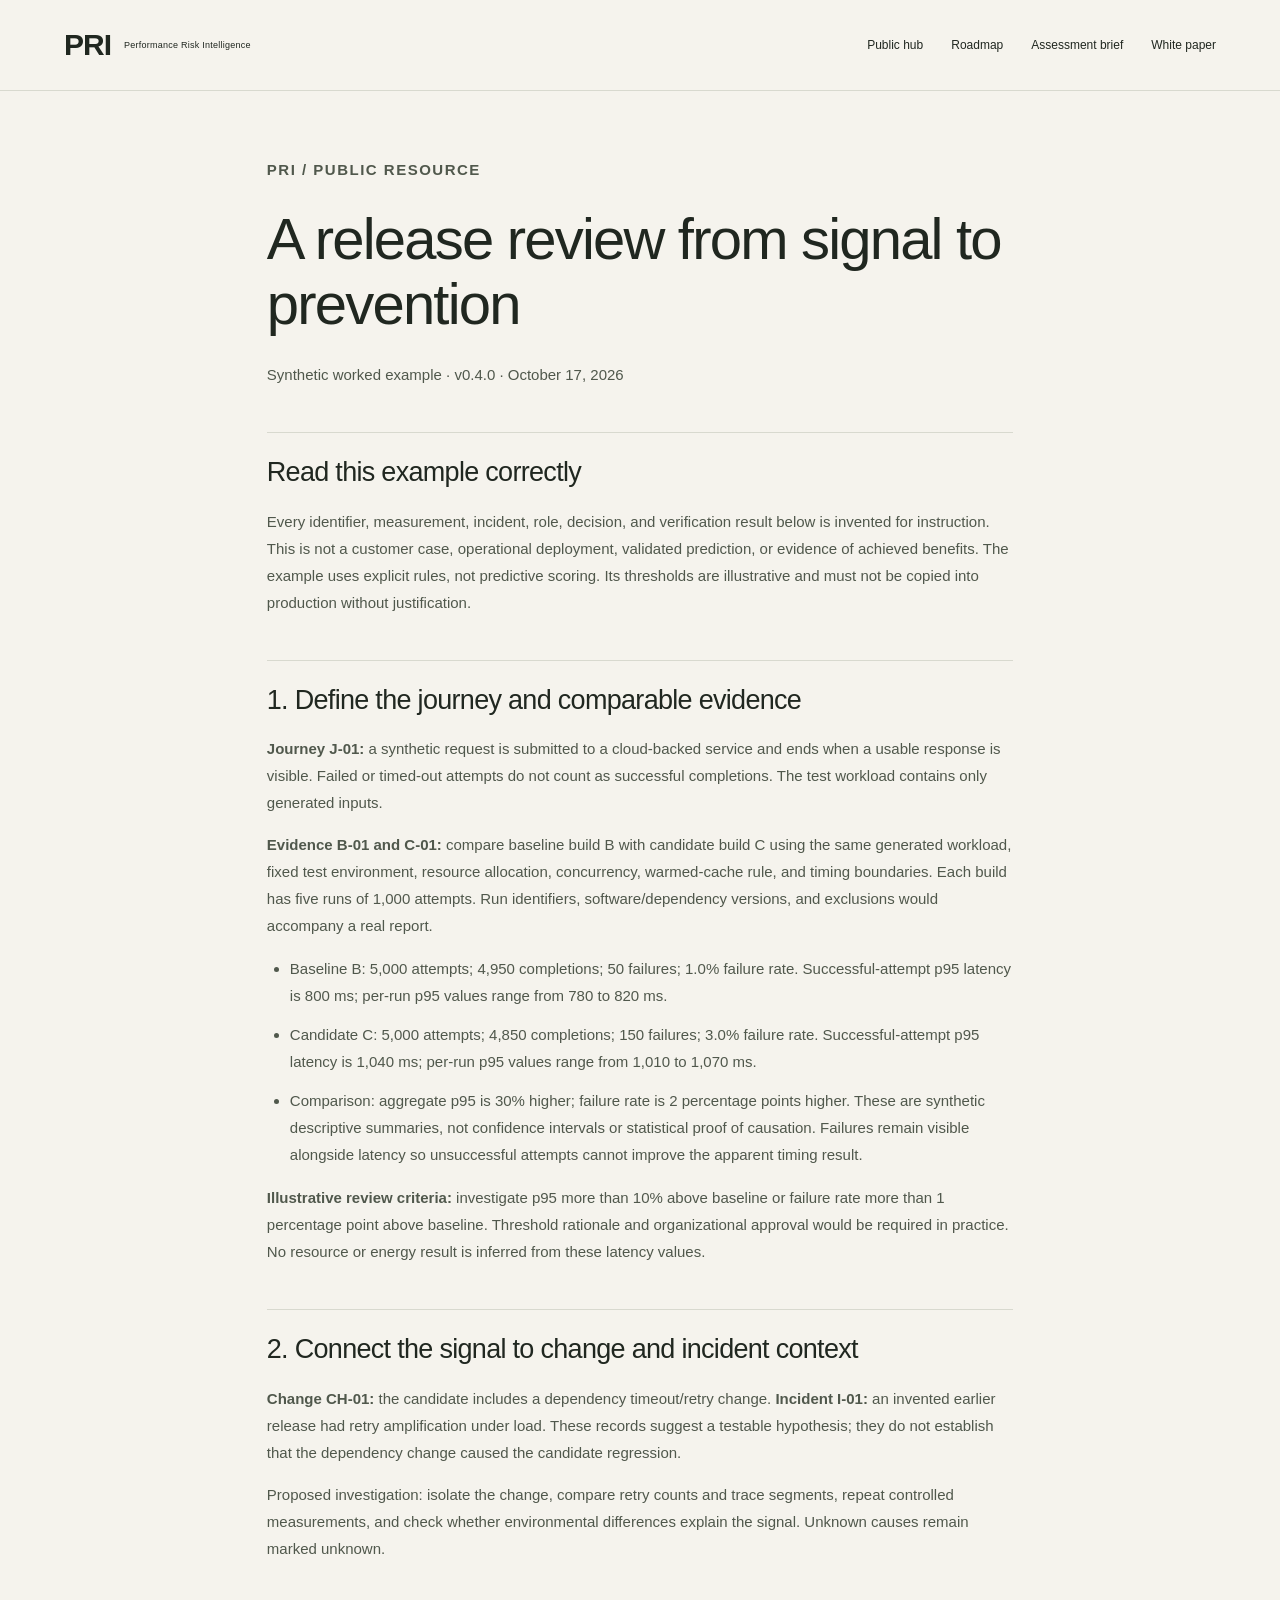
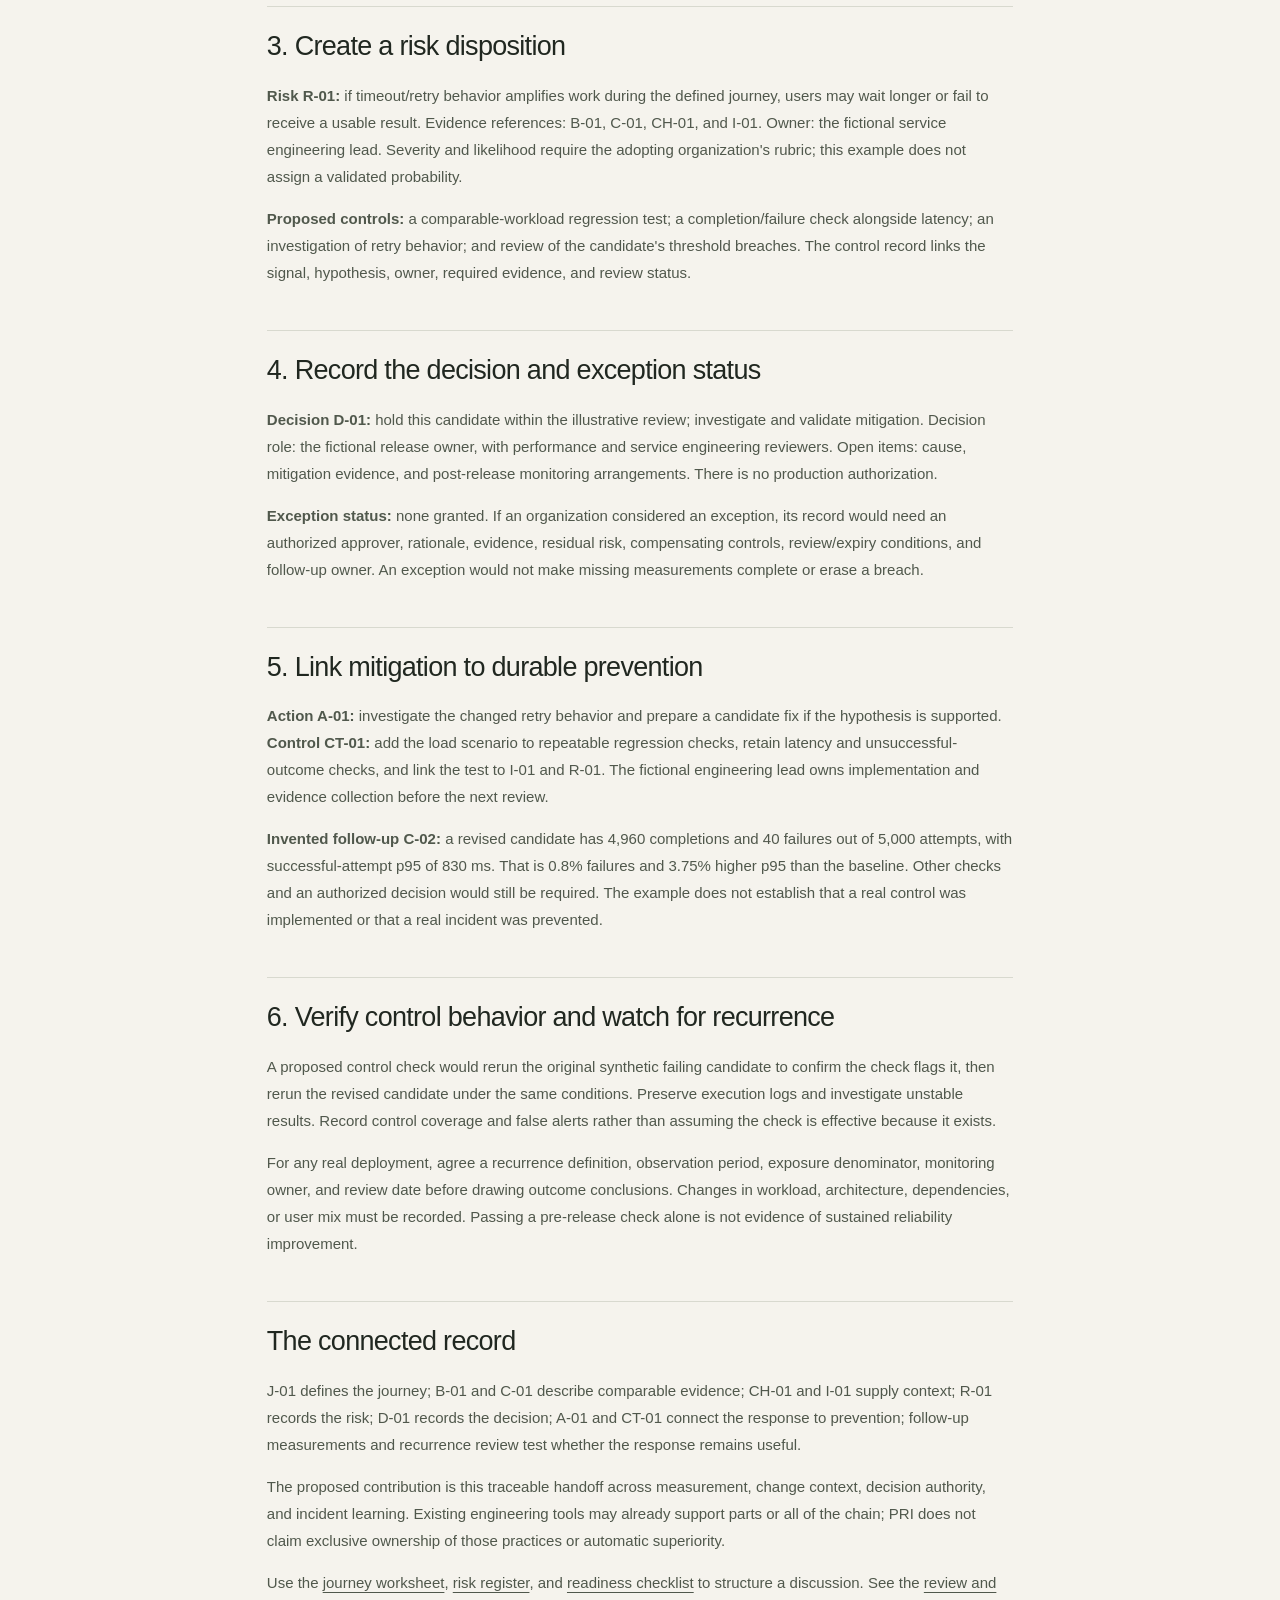
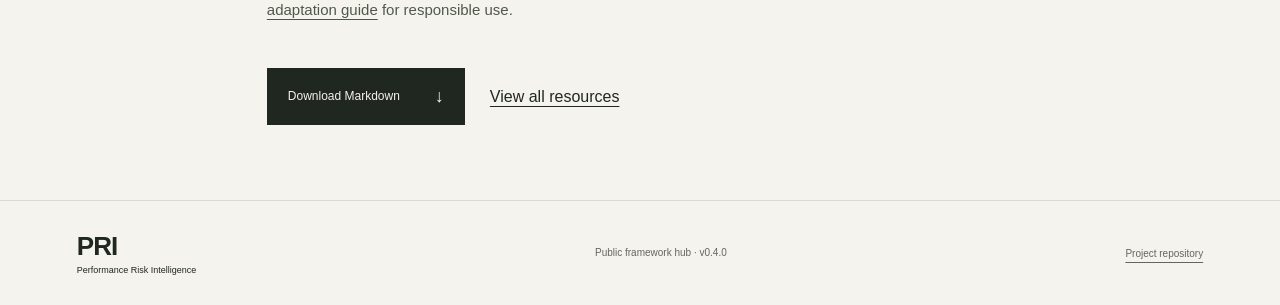
<file: worked-example.html>
<!doctype html>
<html lang="en"><head><meta charset="utf-8"><meta name="viewport" content="width=device-width, initial-scale=1"><title>A release review from signal to prevention | PRI</title><meta name="description" content="A release review from signal to prevention — public PRI discussion resource."><link rel="icon" href="assets/favicon.svg"><link rel="stylesheet" href="assets/style.css?v=0.4.0"></head><body><a class="skip" href="#main">Skip to content</a><header class="site-header"><a class="brand" href="index.html">PRI<span class="brand-caption">Performance Risk Intelligence</span></a><nav class="brief-nav" aria-label="Resource navigation"><a href="index.html#resources">Public hub</a><a href="roadmap.html">Roadmap</a><a href="assessment.html">Assessment brief</a><a href="resources/whitepaper/index.html">White paper</a></nav></header><main id="main" class="public-brief"><p class="eyebrow">PRI / PUBLIC RESOURCE</p><h1>A release review from signal to prevention</h1>
<p>Synthetic worked example · v0.4.0 · October 17, 2026</p>
<h2>Read this example correctly</h2>
<p>Every identifier, measurement, incident, role, decision, and verification result below is invented for instruction. This is not a customer case, operational deployment, validated prediction, or evidence of achieved benefits. The example uses explicit rules, not predictive scoring. Its thresholds are illustrative and must not be copied into production without justification.</p>
<h2>1. Define the journey and comparable evidence</h2>
<p><strong>Journey J-01:</strong> a synthetic request is submitted to a cloud-backed service and ends when a usable response is visible. Failed or timed-out attempts do not count as successful completions. The test workload contains only generated inputs.</p>
<p><strong>Evidence B-01 and C-01:</strong> compare baseline build B with candidate build C using the same generated workload, fixed test environment, resource allocation, concurrency, warmed-cache rule, and timing boundaries. Each build has five runs of 1,000 attempts. Run identifiers, software/dependency versions, and exclusions would accompany a real report.</p>
<ul><li>Baseline B: 5,000 attempts; 4,950 completions; 50 failures; 1.0% failure rate. Successful-attempt p95 latency is 800 ms; per-run p95 values range from 780 to 820 ms.</li><li>Candidate C: 5,000 attempts; 4,850 completions; 150 failures; 3.0% failure rate. Successful-attempt p95 latency is 1,040 ms; per-run p95 values range from 1,010 to 1,070 ms.</li><li>Comparison: aggregate p95 is 30% higher; failure rate is 2 percentage points higher. These are synthetic descriptive summaries, not confidence intervals or statistical proof of causation. Failures remain visible alongside latency so unsuccessful attempts cannot improve the apparent timing result.</li></ul>
<p><strong>Illustrative review criteria:</strong> investigate p95 more than 10% above baseline or failure rate more than 1 percentage point above baseline. Threshold rationale and organizational approval would be required in practice. No resource or energy result is inferred from these latency values.</p>
<h2>2. Connect the signal to change and incident context</h2>
<p><strong>Change CH-01:</strong> the candidate includes a dependency timeout/retry change. <strong>Incident I-01:</strong> an invented earlier release had retry amplification under load. These records suggest a testable hypothesis; they do not establish that the dependency change caused the candidate regression.</p>
<p>Proposed investigation: isolate the change, compare retry counts and trace segments, repeat controlled measurements, and check whether environmental differences explain the signal. Unknown causes remain marked unknown.</p>
<h2>3. Create a risk disposition</h2>
<p><strong>Risk R-01:</strong> if timeout/retry behavior amplifies work during the defined journey, users may wait longer or fail to receive a usable result. Evidence references: B-01, C-01, CH-01, and I-01. Owner: the fictional service engineering lead. Severity and likelihood require the adopting organization&#x27;s rubric; this example does not assign a validated probability.</p>
<p><strong>Proposed controls:</strong> a comparable-workload regression test; a completion/failure check alongside latency; an investigation of retry behavior; and review of the candidate&#x27;s threshold breaches. The control record links the signal, hypothesis, owner, required evidence, and review status.</p>
<h2>4. Record the decision and exception status</h2>
<p><strong>Decision D-01:</strong> hold this candidate within the illustrative review; investigate and validate mitigation. Decision role: the fictional release owner, with performance and service engineering reviewers. Open items: cause, mitigation evidence, and post-release monitoring arrangements. There is no production authorization.</p>
<p><strong>Exception status:</strong> none granted. If an organization considered an exception, its record would need an authorized approver, rationale, evidence, residual risk, compensating controls, review/expiry conditions, and follow-up owner. An exception would not make missing measurements complete or erase a breach.</p>
<h2>5. Link mitigation to durable prevention</h2>
<p><strong>Action A-01:</strong> investigate the changed retry behavior and prepare a candidate fix if the hypothesis is supported. <strong>Control CT-01:</strong> add the load scenario to repeatable regression checks, retain latency and unsuccessful-outcome checks, and link the test to I-01 and R-01. The fictional engineering lead owns implementation and evidence collection before the next review.</p>
<p><strong>Invented follow-up C-02:</strong> a revised candidate has 4,960 completions and 40 failures out of 5,000 attempts, with successful-attempt p95 of 830 ms. That is 0.8% failures and 3.75% higher p95 than the baseline. Other checks and an authorized decision would still be required. The example does not establish that a real control was implemented or that a real incident was prevented.</p>
<h2>6. Verify control behavior and watch for recurrence</h2>
<p>A proposed control check would rerun the original synthetic failing candidate to confirm the check flags it, then rerun the revised candidate under the same conditions. Preserve execution logs and investigate unstable results. Record control coverage and false alerts rather than assuming the check is effective because it exists.</p>
<p>For any real deployment, agree a recurrence definition, observation period, exposure denominator, monitoring owner, and review date before drawing outcome conclusions. Changes in workload, architecture, dependencies, or user mix must be recorded. Passing a pre-release check alone is not evidence of sustained reliability improvement.</p>
<h2>The connected record</h2>
<p>J-01 defines the journey; B-01 and C-01 describe comparable evidence; CH-01 and I-01 supply context; R-01 records the risk; D-01 records the decision; A-01 and CT-01 connect the response to prevention; follow-up measurements and recurrence review test whether the response remains useful.</p>
<p>The proposed contribution is this traceable handoff across measurement, change context, decision authority, and incident learning. Existing engineering tools may already support parts or all of the chain; PRI does not claim exclusive ownership of those practices or automatic superiority.</p>
<p>Use the <a href="resources/journey-baseline.md">journey worksheet</a>, <a href="resources/risk-register.md">risk register</a>, and <a href="resources/release-readiness.md">readiness checklist</a> to structure a discussion. See the <a href="review-guide.html">review and adaptation guide</a> for responsible use.</p><div class="brief-download"><a class="button button-dark" href="resources/worked-example.md" download>Download Markdown <span aria-hidden="true">↓</span></a><a href="index.html#resources">View all resources</a></div></main><footer class="site-footer"><a class="footer-brand" href="index.html">PRI<span>Performance Risk Intelligence</span></a><p>Public framework hub · v0.4.0</p><a href="https://github.com/performance-risk-intelligence/pri-framework">Project repository</a></footer></body></html>
</file>
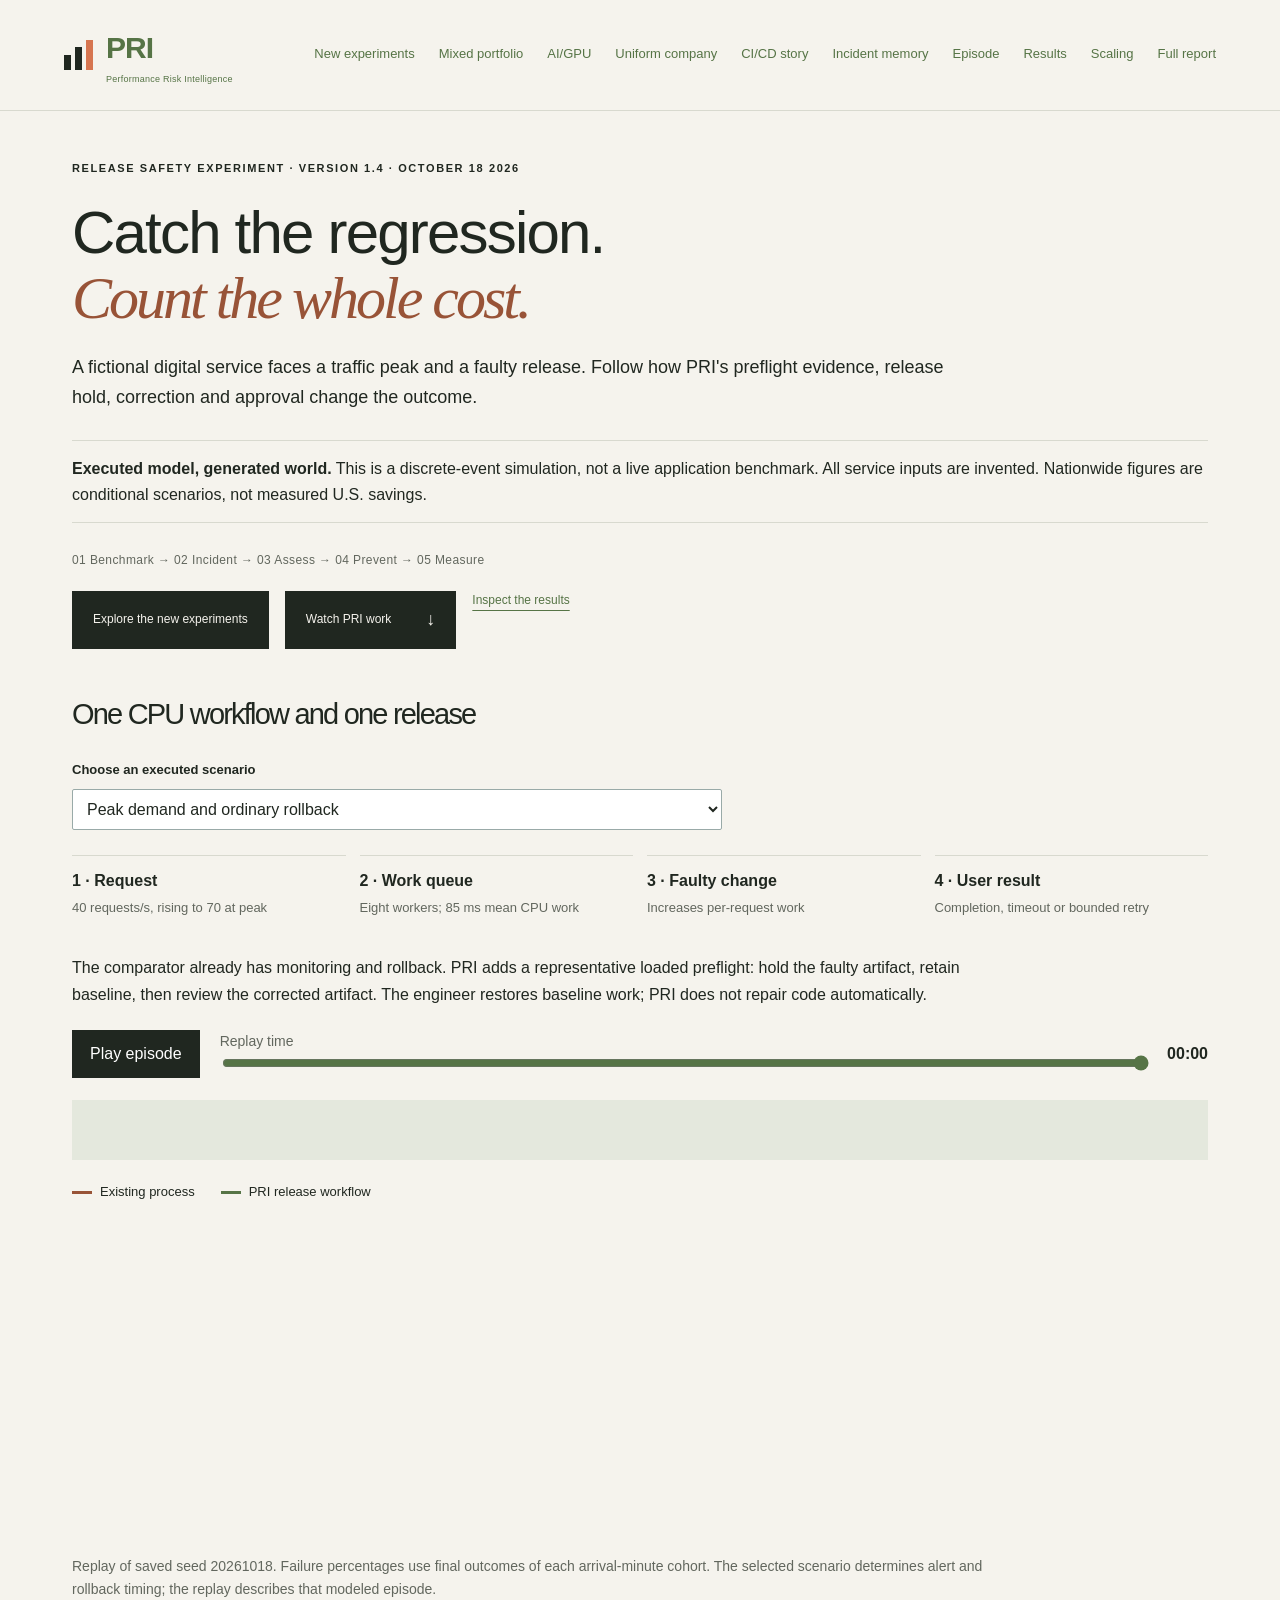
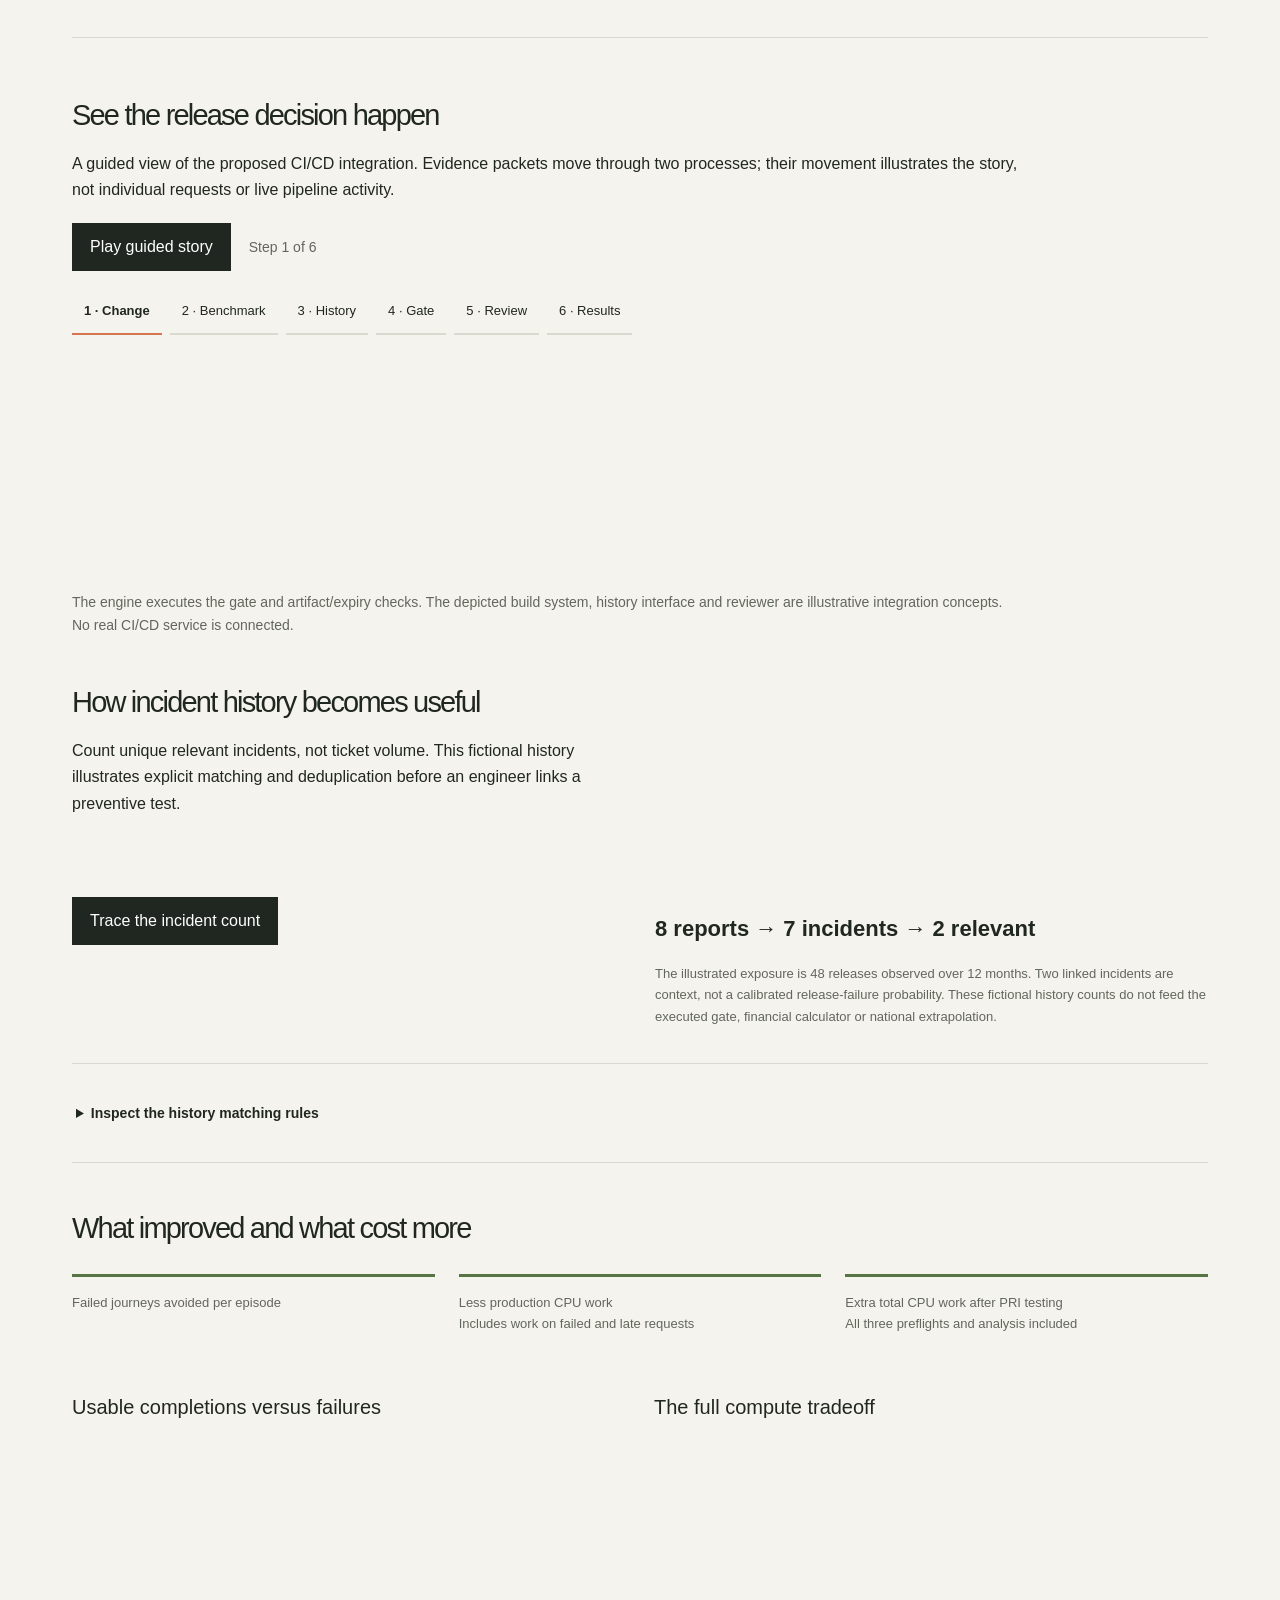
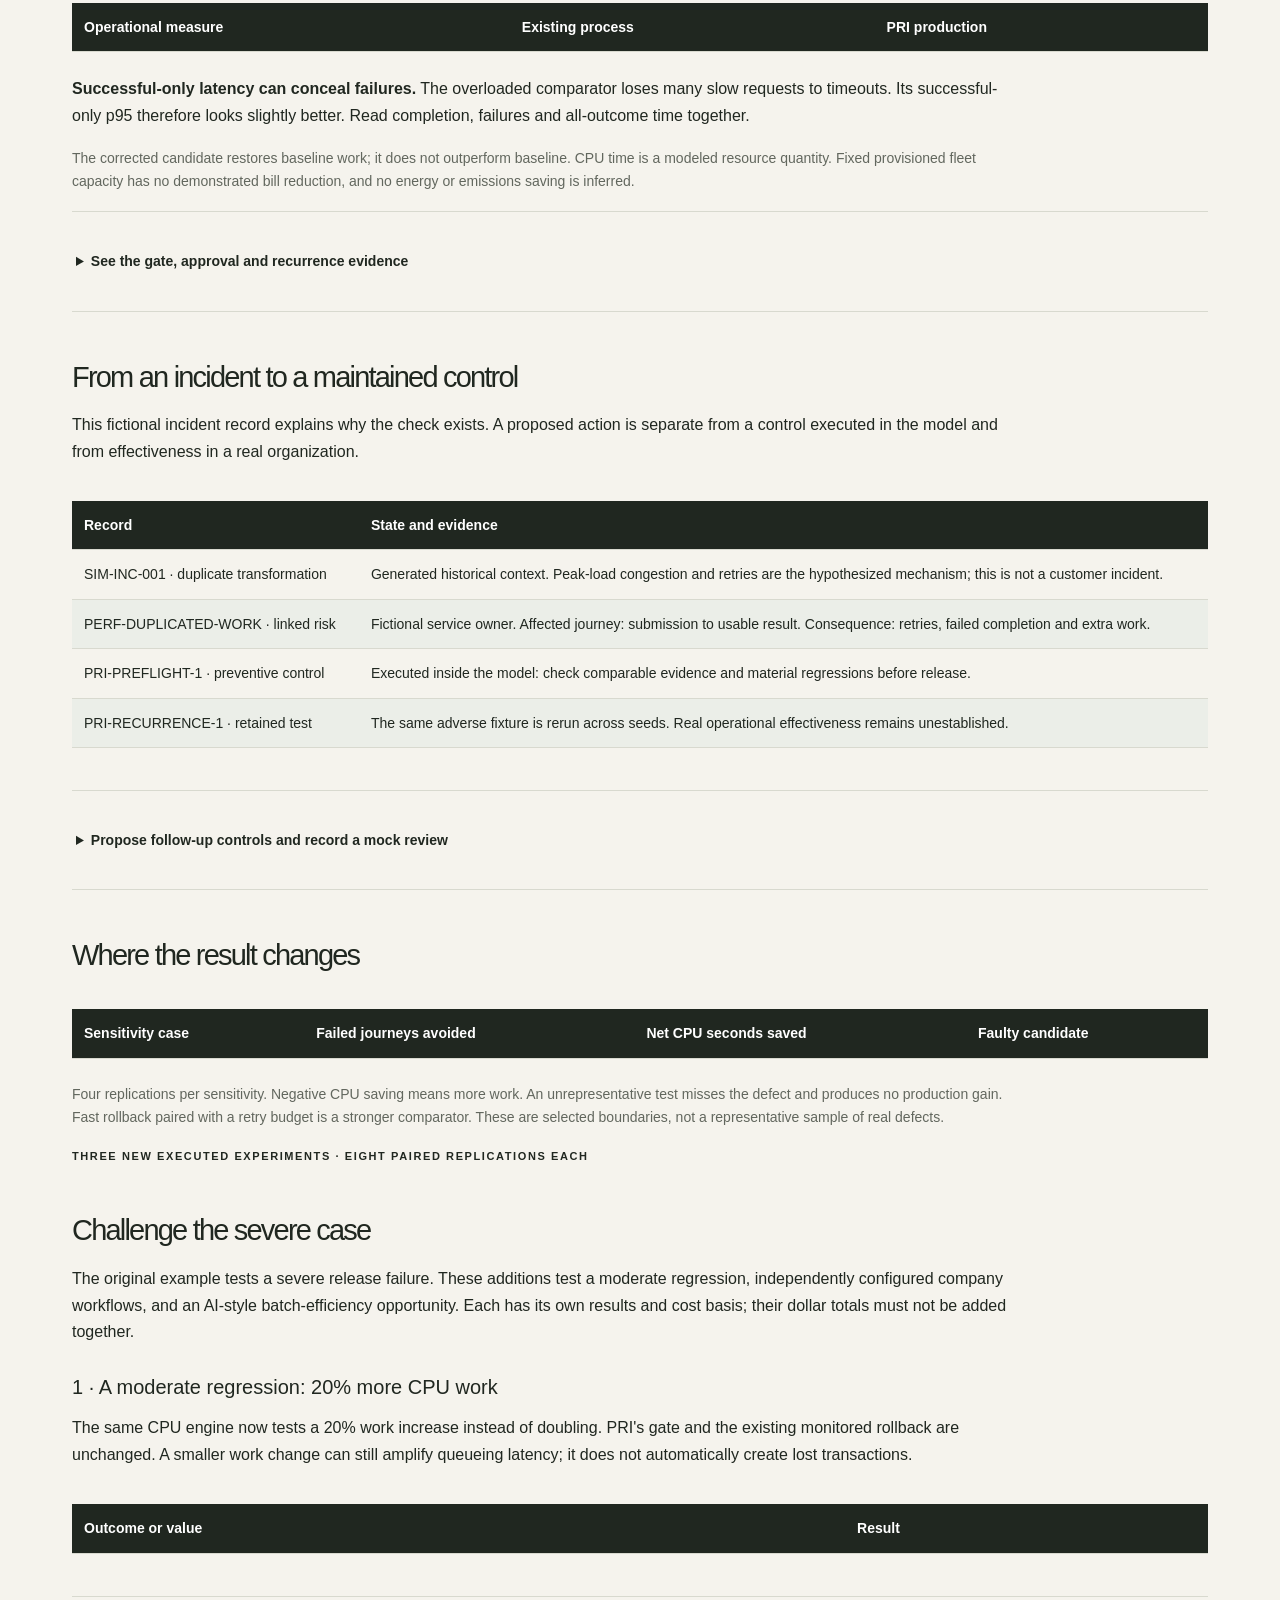
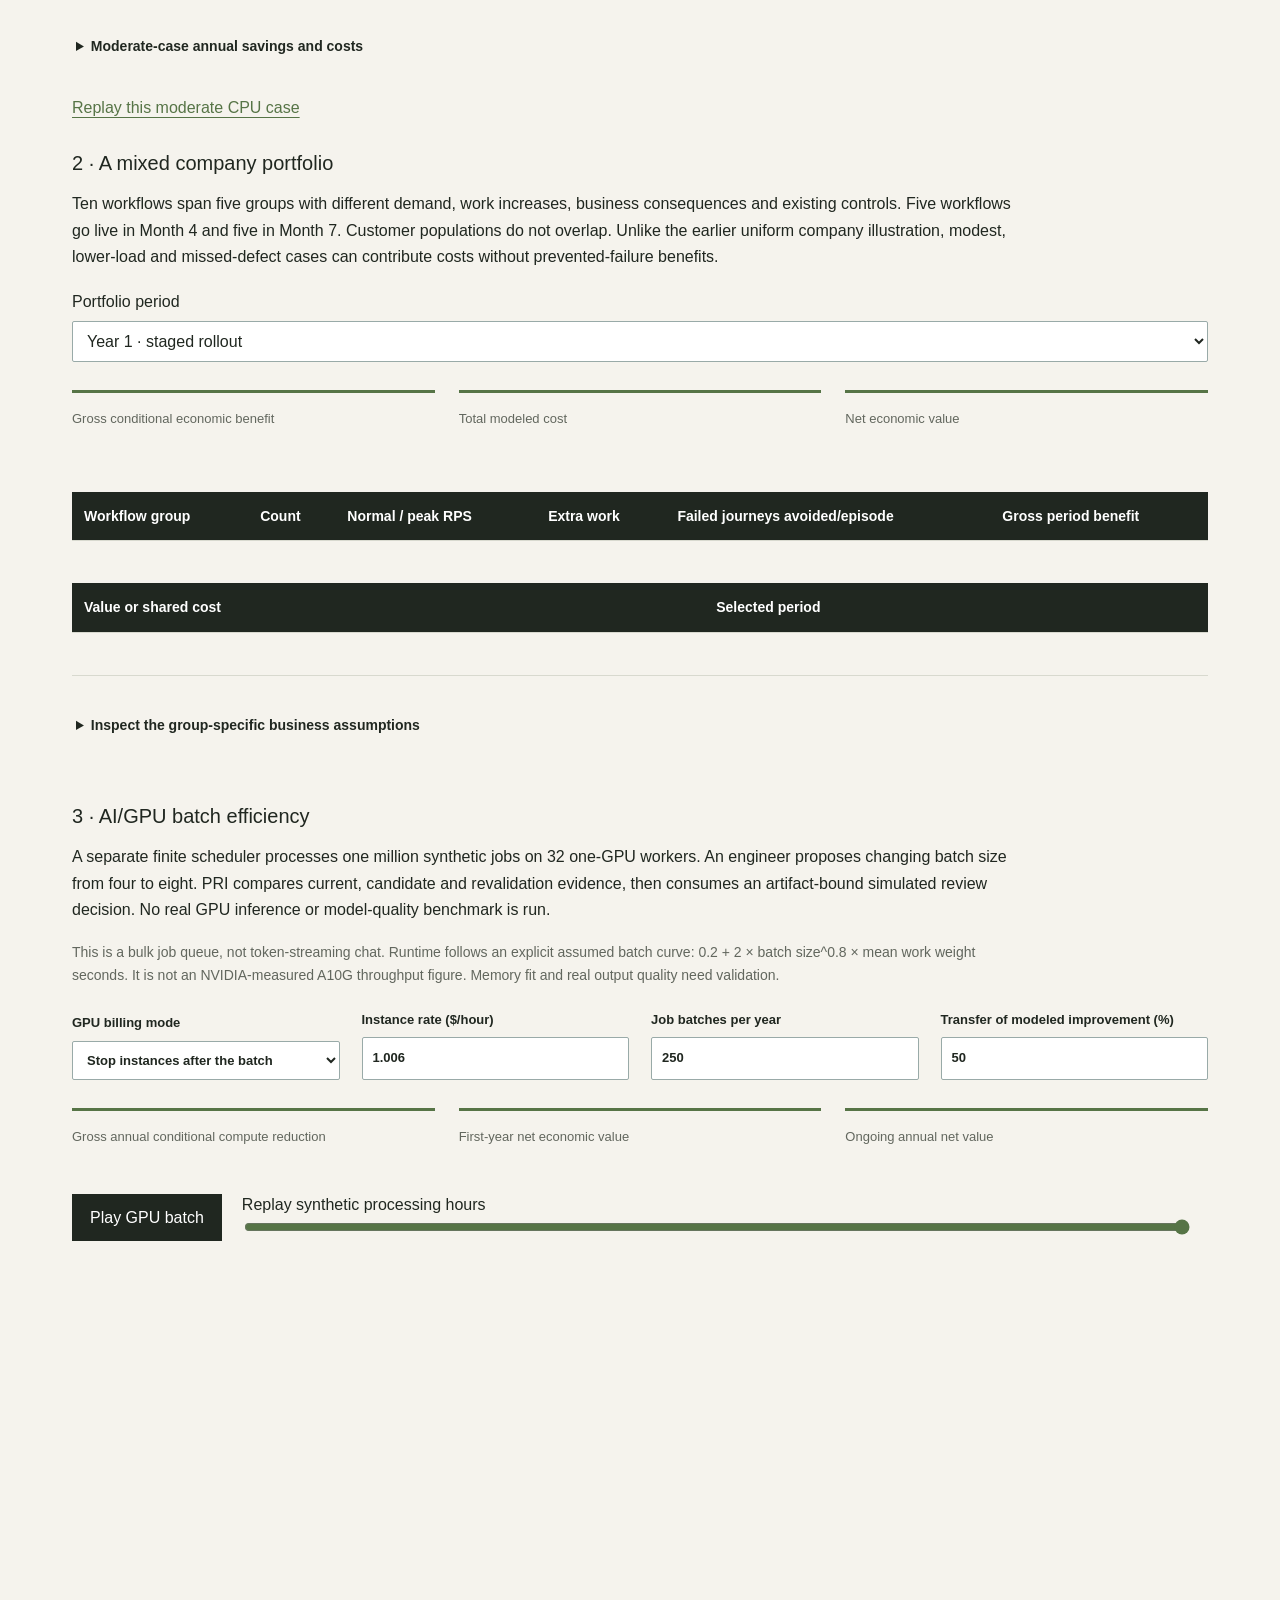
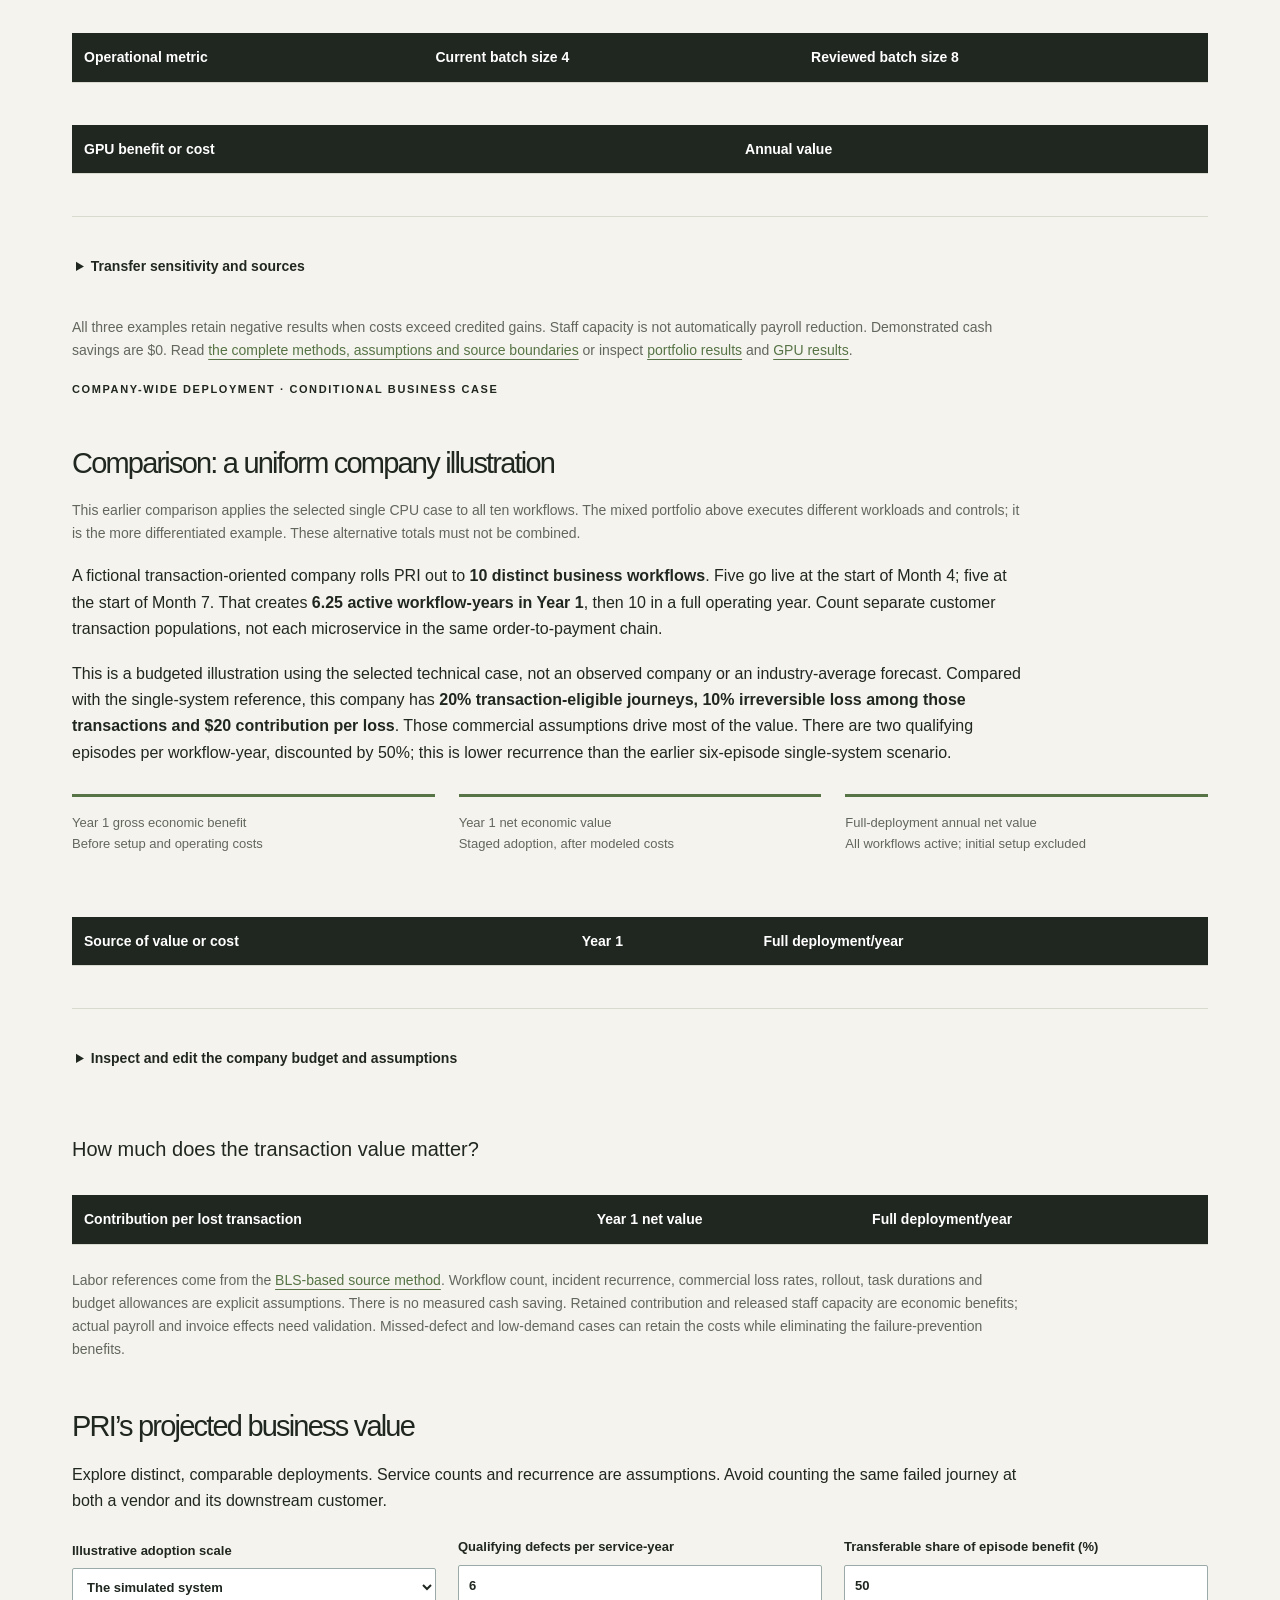
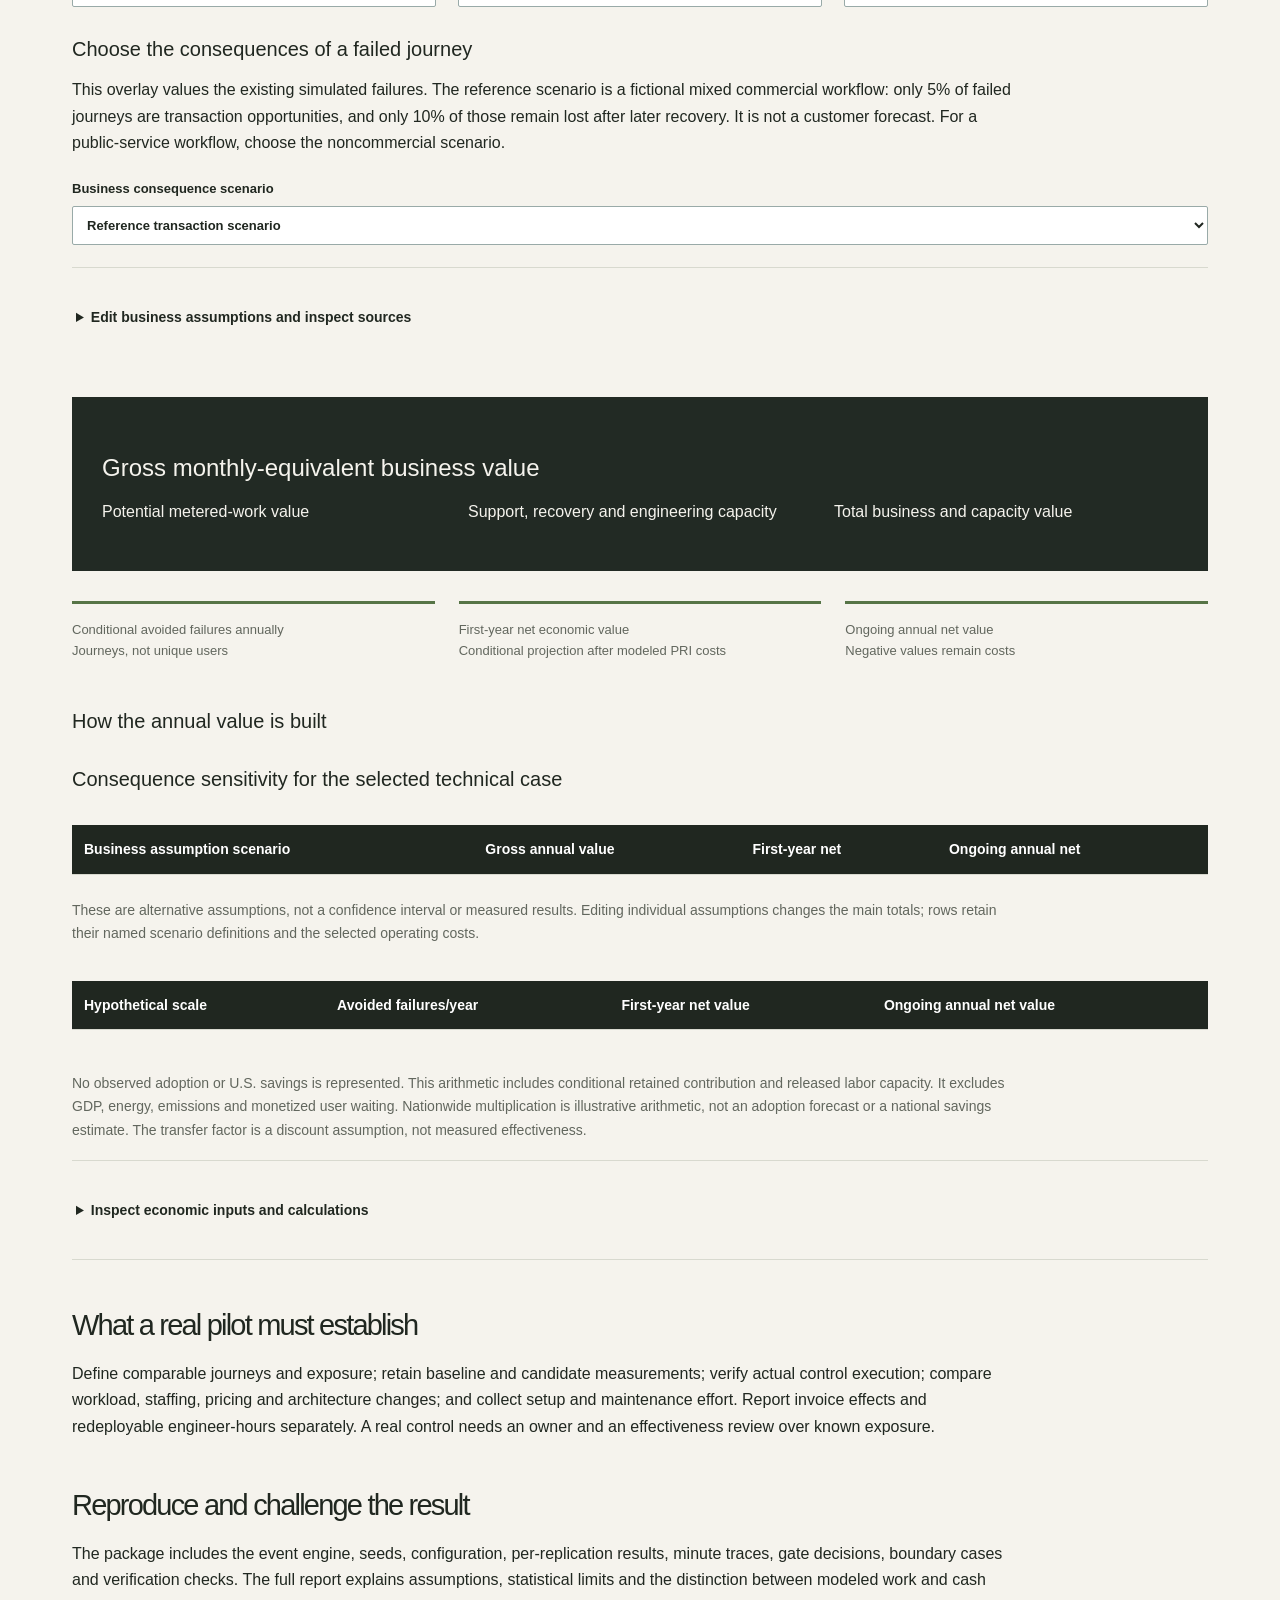
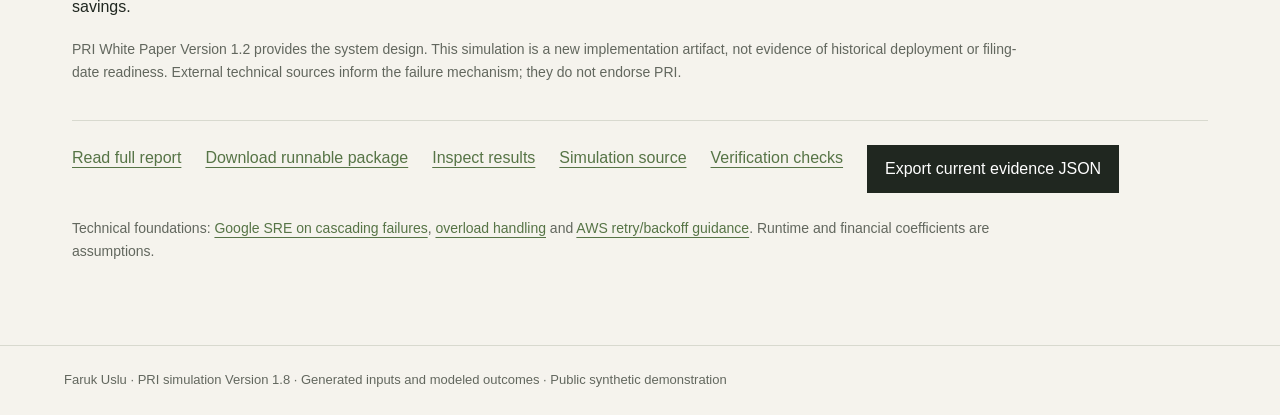
<file: resources/simulation/dashboard.template.html>
<!doctype html>
<html lang="en"><head><meta charset="utf-8"><meta name="viewport" content="width=device-width,initial-scale=1"><title>PRI release safety simulation</title><link rel="stylesheet" href="assets/pri-site.css"><meta name="description" content="A reproducible queue, release, retry and PRI-control simulation with transparent operational results and conditional scaling."><style>
:root{--teal:#567446;--rust:#985337;--soft:#e4e8dd}*{box-sizing:border-box}body{margin:0;background:var(--paper);color:var(--ink);font:16px/1.6 Arial,sans-serif}header{max-width:1320px;margin:auto;padding:24px 5%;display:flex;justify-content:space-between;gap:20px;flex-wrap:wrap;border-bottom:1px solid var(--line)}a{color:var(--teal);text-underline-offset:4px}nav{display:flex;gap:24px;flex-wrap:wrap}main{max-width:1200px;margin:auto;padding:48px 32px 64px}h1{font-size:clamp(35px,5vw,60px);line-height:1.08;letter-spacing:-1.8px;max-width:850px;margin:0 0 22px}h2{font-size:29px;line-height:1.2;margin:48px 0 18px}h3{font-size:20px;margin:26px 0 12px}p{max-width:950px;margin:0 0 18px}.eyebrow{text-transform:uppercase;font-size:11px;letter-spacing:1.6px;font-weight:bold}.intro{font-size:18px;max-width:890px}.note{font-size:14px;color:var(--muted)}.scope{border-top:1px solid var(--line);border-bottom:1px solid var(--line);padding:15px 0;margin:28px 0}.metrics{display:grid;grid-template-columns:repeat(3,1fr);gap:24px;margin:28px 0}.stat{border-top:3px solid var(--teal);padding:16px 0}.stat .value{font-size:32px;font-weight:bold;letter-spacing:-.8px}.stat small{display:block;color:var(--muted);font-size:13px}.controls{display:flex;gap:22px;align-items:end;flex-wrap:wrap;margin:22px 0}.controls label{display:block;font-size:13px;font-weight:bold;flex:1;min-width:180px}input,select,button{font:inherit;max-width:100%}input[type=number],select{display:block;margin-top:7px;width:100%;padding:10px;border:1px solid #99aaa8;background:white;color:var(--ink);border-radius:2px}input[type=range]{width:100%;accent-color:var(--teal)}button{padding:11px 18px;background:var(--ink);color:white;border:0;cursor:pointer;min-height:44px}button:focus-visible,a:focus-visible,input:focus-visible,select:focus-visible{outline:3px solid #d67550;outline-offset:4px}.replay{display:grid;grid-template-columns:auto 1fr auto;gap:20px;align-items:center;margin:22px 0}.clock{font-variant-numeric:tabular-nums;font-weight:bold}.flow{display:grid;grid-template-columns:repeat(4,1fr);gap:14px;margin:24px 0}.node{border-top:1px solid var(--line);padding:12px 0}.node strong{display:block}.node span{font-size:13px;color:var(--muted)}.status{min-height:60px;background:var(--soft);padding:16px 20px;margin-bottom:22px}.status strong{display:block}.chart{width:100%;height:auto;display:block}svg text{font:12px Arial,sans-serif;fill:var(--ink)}.legend{display:flex;gap:26px;flex-wrap:wrap;font-size:13px}.legend span:before{content:'';display:inline-block;width:20px;height:3px;background:var(--rust);vertical-align:middle;margin-right:8px}.legend span:last-child:before{background:var(--teal)}.table-scroll{overflow-x:auto}table{border-collapse:collapse;width:100%;font-size:14px;margin:18px 0 24px}th,td{text-align:left;padding:13px 12px;border-bottom:1px solid var(--line)}th{background:var(--ink);color:white}td.num{text-align:right;font-variant-numeric:tabular-nums}tbody tr:nth-child(even){background:#ebeee8}.negative{color:var(--rust)}.positive{color:var(--teal)}details{border-top:1px solid var(--line);padding:18px 0;margin-top:18px}summary{cursor:pointer;font-weight:bold}.formula{font:14px/1.8 monospace;overflow-wrap:anywhere}.downloads{display:flex;gap:24px;flex-wrap:wrap;border-top:1px solid var(--line);padding-top:24px;margin-top:36px}footer{padding:24px 5%;border-top:1px solid var(--line);font-size:13px;color:var(--muted)}.error{color:var(--rust);font-weight:bold}@media(max-width:680px){main{padding:32px 20px}.metrics{grid-template-columns:1fr;gap:4px}.stat{padding:12px 0}.stat .value{font-size:29px}.flow{grid-template-columns:1fr 1fr}.replay{gap:10px}h2{font-size:25px}.controls{gap:14px}.table-scroll table{min-width:640px}header{padding:20px}nav{gap:14px;font-size:14px}}@media(prefers-reduced-motion:reduce){*{scroll-behavior:auto!important}}@media print{button,input,select,.replay{display:none}body{background:white}main{padding:0}.table-scroll{overflow:visible}h2,h3{break-after:avoid}table{font-size:10pt}}

h1{font-weight:500}h1 em{font-family:Georgia,'Times New Roman',serif;color:#985337;font-weight:400}h2,h3{font-weight:500}button{background:var(--ink)}header nav{display:flex;gap:24px;flex-wrap:wrap}header nav a{font-size:13px}.case-picker{max-width:650px;margin:25px 0}.case-picker label{font-size:13px;font-weight:bold}.review-fields{display:grid;grid-template-columns:1fr 1fr;gap:16px}.review-fields label{font-size:13px}.review-fields textarea{display:block;width:100%;font:inherit;min-height:95px;border:1px solid var(--line);margin-top:7px;padding:10px}.review-fields .wide{grid-column:1/-1}.proposals{display:grid;grid-template-columns:1fr 1fr;gap:12px;margin:20px 0}.proposals label{font-size:14px;display:flex;gap:10px;align-items:start}.proposals input{margin-top:5px}.impact-finale{background:var(--dark);color:var(--paper);padding:26px 30px;margin:30px 0}.impact-finale h3{color:var(--paper);font-size:24px}.impact-parts{display:grid;grid-template-columns:1fr 1fr 1fr;gap:22px}.impact-parts strong{display:block;font-size:29px;line-height:1.3;font-weight:500}.impact-finale .note{color:var(--paper);opacity:.8}.actions{display:flex;gap:16px;flex-wrap:wrap;margin:20px 0}.review-log{padding-left:24px}.review-log li{margin-bottom:15px;overflow-wrap:anywhere}#review-message{min-height:26px}.guided{color:var(--muted);font-size:12px;letter-spacing:.4px;margin:20px 0}@media(max-width:680px){.review-fields,.proposals,.impact-parts{grid-template-columns:1fr}.impact-finale{padding:22px 18px}header nav{display:flex!important;position:static!important;width:100%;padding:0!important}.review-fields .wide{grid-column:auto}}

.pipeline-section{margin:36px 0;border-top:1px solid var(--line);padding-top:12px}.pipeline-actions{display:flex;align-items:center;gap:18px;flex-wrap:wrap;margin:20px 0}.story-tabs{display:flex;gap:8px;flex-wrap:wrap;margin:18px 0}.story-tabs button{background:transparent;color:var(--ink);border-bottom:2px solid var(--line);padding:10px 12px;font-size:13px;min-height:44px}.story-tabs button[aria-pressed=true]{border-color:var(--accent);font-weight:bold}.story-figure{width:100%;display:block}.story-copy{min-height:88px;max-width:900px}.story-copy strong{display:block;font-size:20px;margin-bottom:7px}.scene-layout{display:grid;grid-template-columns:1fr 1fr;gap:30px}.history-pills{display:flex;gap:8px;flex-wrap:wrap;margin:14px 0}.history-pills button{background:transparent;border:1px solid var(--line);color:var(--ink);font-size:13px;padding:8px 12px}.history-pills button[aria-pressed=true]{border-color:var(--accent)}.history-detail{min-height:48px;font-size:14px}.history-stats{font-size:22px;margin:16px 0}.history-note{font-size:13px;color:var(--muted)}.chart-pair{display:grid;grid-template-columns:1fr 1fr;gap:28px}.chart-pair h3{margin-top:12px}.history-illustration{width:100%;height:auto}.guided-heading{font-size:13px;text-transform:uppercase;letter-spacing:1px}@media(max-width:750px){.scene-layout,.chart-pair{grid-template-columns:1fr}.story-copy{min-height:130px}.story-tabs{gap:4px}.story-tabs button{padding:9px 10px}.history-stats{font-size:20px}}

__EXECUTIVE_STYLE__
</style></head><body>
<header><a class="brand" href="../../index.html"><span class="brand-mark" aria-hidden="true"><i></i><i></i><i></i></span><span>PRI<span class="brand-caption">Performance Risk Intelligence</span></span></a><nav aria-label="Document navigation"><a href="#experiments">New experiments</a><a href="#mixed-portfolio">Mixed portfolio</a><a href="#gpu">AI/GPU</a><a href="#company">Uniform company</a><a href="#pipeline">CI/CD story</a><a href="#incident-memory">Incident memory</a><a href="#episode">Episode</a><a href="#results">Results</a><a href="#scaling">Scaling</a><a href="Report.md">Full report</a></nav></header>
<main><p class="eyebrow">Release safety experiment · Version 1.4 · October 18 2026</p><h1>Catch the regression.<br><em>Count the whole cost.</em></h1><p class="intro">A fictional digital service faces a traffic peak and a faulty release. Follow how PRI's preflight evidence, release hold, correction and approval change the outcome.</p><div class="scope"><strong>Executed model, generated world.</strong> This is a discrete-event simulation, not a live application benchmark. All service inputs are invented. Nationwide figures are conditional scenarios, not measured U.S. savings.</div>
<p class="guided">01 Benchmark → 02 Incident → 03 Assess → 04 Prevent → 05 Measure</p>
<div class="actions"><a class="button button-dark" href="#experiments">Explore the new experiments</a><a class="button button-dark" href="#pipeline">Watch PRI work <span aria-hidden="true">↓</span></a><a class="text-link" href="#results">Inspect the results</a></div><section id="episode"><h2>One CPU workflow and one release</h2><div class="case-picker"><label for="case">Choose an executed scenario</label><select id="case"><option value="moderate">Moderate · 20% extra work</option><option value="portfolio_commercial_a">Portfolio · Commercial A</option><option value="portfolio_portal_b">Portfolio · Portal B</option><option value="portfolio_backoffice_c">Portfolio · Back-office C</option><option value="portfolio_commercial_d">Portfolio · Stronger controls D</option><option value="portfolio_miss_e">Portfolio · Missed fixture E</option><option value="primary" selected>Peak demand and ordinary rollback</option><option value="fast_rollback_and_retry_budget">Stronger existing controls</option><option value="lower_demand">Lower demand</option><option value="unrepresentative_preflight">Unrepresentative preflight</option><option value="missing_preflight_records">Missing preflight records</option><option value="slow_incident_rollback">Slower rollback</option></select><p id="case-note" class="note"></p></div><div class="flow"><div class="node"><strong>1 · Request</strong><span id="traffic-definition">40 requests/s, rising to 70 at peak</span></div><div class="node"><strong>2 · Work queue</strong><span>Eight workers; 85 ms mean CPU work</span></div><div class="node"><strong>3 · Faulty change</strong><span>Increases per-request work</span></div><div class="node"><strong>4 · User result</strong><span>Completion, timeout or bounded retry</span></div></div>
<p>The comparator already has monitoring and rollback. PRI adds a representative loaded preflight: hold the faulty artifact, retain baseline, then review the corrected artifact. The engineer restores baseline work; PRI does not repair code automatically.</p>
<div class="replay"><button id="play" type="button">Play episode</button><label for="time" class="note">Replay time <input id="time" type="range" min="0" max="30" step="1" value="30"></label><span class="clock" id="clock">00:00</span></div>
<div class="status" id="stage" aria-live="polite"></div>
<div class="legend"><span>Existing process</span><span>PRI release workflow</span></div>
<svg id="timeline" class="chart" viewBox="0 0 1000 310" role="img" aria-label="Failure percentage by minute in the representative seeded simulation"></svg>
<p class="note">Replay of saved seed 20261018. Failure percentages use final outcomes of each arrival-minute cohort. The selected scenario determines alert and rollback timing; the replay describes that modeled episode.</p>
</section>

<section class="pipeline-section" id="pipeline"><h2>See the release decision happen</h2><p>A guided view of the proposed CI/CD integration. Evidence packets move through two processes; their movement illustrates the story, not individual requests or live pipeline activity.</p>
<div class="pipeline-actions"><button id="story-play" type="button">Play guided story</button><span class="note" id="story-step-label">Step 1 of 6</span></div><div class="story-tabs" role="group" aria-label="Guided story steps"><button type="button" data-story="0" aria-pressed="true">1 · Change</button><button type="button" data-story="1" aria-pressed="false">2 · Benchmark</button><button type="button" data-story="2" aria-pressed="false">3 · History</button><button type="button" data-story="3" aria-pressed="false">4 · Gate</button><button type="button" data-story="4" aria-pressed="false">5 · Review</button><button type="button" data-story="5" aria-pressed="false">6 · Results</button></div>
<svg id="pipeline-scene" class="story-figure" role="img" aria-label="Two process lanes show an existing release process and the proposed PRI integration"></svg><div class="story-copy" id="story-copy" aria-live="polite"></div><p class="note">The engine executes the gate and artifact/expiry checks. The depicted build system, history interface and reviewer are illustrative integration concepts. No real CI/CD service is connected.</p></section>
<section id="incident-memory"><h2>How incident history becomes useful</h2><div class="scene-layout"><div><p>Count unique relevant incidents, not ticket volume. This fictional history illustrates explicit matching and deduplication before an engineer links a preventive test.</p><div class="history-pills" id="history-pills" role="group" aria-label="Inspect fictional incident reports"></div><div id="history-detail" class="history-detail" aria-live="polite"></div><button id="history-play" type="button">Trace the incident count</button></div><div><svg id="history-scene" class="history-illustration" role="img" aria-label="Eight fictional reports are filtered and deduplicated to two relevant incidents"></svg><div class="history-stats"><strong id="history-counter">8 reports → 7 incidents → 2 relevant</strong></div><p class="history-note">The illustrated exposure is 48 releases observed over 12 months. Two linked incidents are context, not a calibrated release-failure probability. These fictional history counts do not feed the executed gate, financial calculator or national extrapolation.</p></div></div><details><summary>Inspect the history matching rules</summary><p>Require the same journey, compatible environment, a confirmed mechanism in the selected risk family, and an event inside the 365-day lookback ending October 18, 2026. Deduplicate on incident ID. An unconfirmed cause remains an investigation record. Match two unique incidents to the load-amplification risk and retain a benchmark fixture; proposing that link does not prove control effectiveness.</p><div class="table-scroll"><table><thead><tr><th>Report</th><th>Incident</th><th>Why counted or excluded</th></tr></thead><tbody id="history-table"></tbody></table></div></details></section>
<section id="results"><h2>What improved and what cost more</h2><p id="replication-note"></p><div class="metrics"><div class="stat"><small>Failed journeys avoided per episode</small><div class="value" id="avoid"></div><small id="avoid-ci"></small></div><div class="stat"><small>Less production CPU work</small><div class="value" id="prod-cpu"></div><small>Includes work on failed and late requests</small></div><div class="stat"><small id="net-cpu-label">Extra total CPU work after PRI testing</small><div class="value negative" id="net-cpu"></div><small>All three preflights and analysis included</small></div></div>
<div class="chart-pair"><div><h3>Usable completions versus failures</h3><svg id="completion-chart" class="chart" role="img" aria-label="Successful and failed journeys for each process"></svg></div><div><h3>The full compute tradeoff</h3><svg id="cpu-chart" class="chart" role="img" aria-label="Production work, testing overhead and combined PRI work in modeled CPU seconds"></svg></div></div><div class="table-scroll"><table><thead><tr><th>Operational measure</th><th>Existing process</th><th>PRI production</th></tr></thead><tbody id="operational"></tbody></table></div>
<p id="survivor-note"><strong>Successful-only latency can conceal failures.</strong> The overloaded comparator loses many slow requests to timeouts. Its successful-only p95 therefore looks slightly better. Read completion, failures and all-outcome time together.</p><p class="note">The corrected candidate restores baseline work; it does not outperform baseline. CPU time is a modeled resource quantity. Fixed provisioned fleet capacity has no demonstrated bill reduction, and no energy or emissions saving is inferred.</p>
<details><summary>See the gate, approval and recurrence evidence</summary><div id="gate-evidence"></div><p><a href="results/governance.json">Inspect the simulated governance record</a>. The same adverse test is retained as a recurrence control. Held assessments cannot be approved. Changed or expired artifact approvals are refused. These controls run inside the simulation with a fictional reviewer; production identity integration is not implemented here.</p><p>The gate is a transparent per-run rule, not an ML predictor. An equivalent existing preflight could also prevent this defect. No superiority over mature SRE practice or general detection accuracy is established.</p></details>
</section>
<section id="governance"><h2>From an incident to a maintained control</h2><p>This fictional incident record explains why the check exists. A proposed action is separate from a control executed in the model and from effectiveness in a real organization.</p>
<div class="table-scroll"><table><thead><tr><th>Record</th><th>State and evidence</th></tr></thead><tbody><tr><td>SIM-INC-001 · duplicate transformation</td><td>Generated historical context. Peak-load congestion and retries are the hypothesized mechanism; this is not a customer incident.</td></tr><tr><td>PERF-DUPLICATED-WORK · linked risk</td><td>Fictional service owner. Affected journey: submission to usable result. Consequence: retries, failed completion and extra work.</td></tr><tr><td>PRI-PREFLIGHT-1 · preventive control</td><td>Executed inside the model: check comparable evidence and material regressions before release.</td></tr><tr><td>PRI-RECURRENCE-1 · retained test</td><td>The same adverse fixture is rerun across seeds. Real operational effectiveness remains unestablished.</td></tr></tbody></table></div>
<details><summary>Propose follow-up controls and record a mock review</summary><div class="proposals"><label><input class="proposal" type="checkbox" value="Representative peak-load fixture">Representative peak-load fixture</label><label><input class="proposal" type="checkbox" value="Bounded retries and rollback recovery">Bounded retries and rollback recovery</label><label><input class="proposal" type="checkbox" value="Artifact-bound review and expiry">Artifact-bound review and expiry</label><label><input class="proposal" type="checkbox" value="Resource and maintenance review">Resource and maintenance review</label></div><p id="proposal-count" class="note">0 proposed controls selected. Selections do not change technical results or economic benefits.</p>
<form id="review-form"><div class="review-fields"><label>Fictional reviewer role<input id="reviewer" type="text" maxlength="100" value="Demo release owner" required></label><label>Mock disposition<select id="review-choice"><option>Hold for validation</option><option>Request mitigation</option><option>Propose scoped exception</option></select></label><label class="wide">Rationale<textarea id="review-reason" minlength="10" maxlength="1000" required></textarea></label></div><div class="actions"><button type="submit">Record mock review</button><button id="clear-reviews" type="button">Clear review session</button></div></form><p id="review-message" class="note" aria-live="polite"></p><ol id="review-log" class="review-log"></ol><p class="note">Session-only records with the actual browser timestamp. No release is authorized. Proposing an exception does not override the simulated gate or create production authority.</p></details></section>
<section id="boundaries"><h2>Where the result changes</h2><div class="table-scroll"><table><thead><tr><th>Sensitivity case</th><th>Failed journeys avoided</th><th>Net CPU seconds saved</th><th>Faulty candidate</th></tr></thead><tbody id="sensitivity"></tbody></table></div><p class="note">Four replications per sensitivity. Negative CPU saving means more work. An unrepresentative test misses the defect and produces no production gain. Fast rollback paired with a retry budget is a stronger comparator. These are selected boundaries, not a representative sample of real defects.</p></section>
<section id="experiments"><p class="eyebrow">Three new executed experiments · eight paired replications each</p><h2>Challenge the severe case</h2><p>The original example tests a severe release failure. These additions test a moderate regression, independently configured company workflows, and an AI-style batch-efficiency opportunity. Each has its own results and cost basis; their dollar totals must not be added together.</p>
<h3>1 · A moderate regression: 20% more CPU work</h3><p>The same CPU engine now tests a 20% work increase instead of doubling. PRI's gate and the existing monitored rollback are unchanged. A smaller work change can still amplify queueing latency; it does not automatically create lost transactions.</p><div class="table-scroll"><table><thead><tr><th>Outcome or value</th><th>Result</th></tr></thead><tbody id="moderate-outcomes"></tbody></table></div><details><summary>Moderate-case annual savings and costs</summary><p>Uses the original single-system six-episode / 50% transfer annual assumptions. No financial credit is granted for latency alone.</p><div class="table-scroll"><table><thead><tr><th>Item</th><th>Annual value</th></tr></thead><tbody id="moderate-costs"></tbody></table></div></details><p><a href="#episode" id="inspect-moderate">Replay this moderate CPU case</a></p>
<h3 id="mixed-portfolio">2 · A mixed company portfolio</h3><p>Ten workflows span five groups with different demand, work increases, business consequences and existing controls. Five workflows go live in Month 4 and five in Month 7. Customer populations do not overlap. Unlike the earlier uniform company illustration, modest, lower-load and missed-defect cases can contribute costs without prevented-failure benefits.</p><label>Portfolio period<select id="portfolio-period"><option value="first_year">Year 1 · staged rollout</option><option value="steady_state">Full deployment · annual</option></select></label><div class="metrics"><div class="stat"><small>Gross conditional economic benefit</small><div class="value" id="portfolio-gross"></div></div><div class="stat"><small>Total modeled cost</small><div class="value" id="portfolio-cost"></div></div><div class="stat"><small>Net economic value</small><div class="value" id="portfolio-net"></div></div></div><p id="portfolio-note" class="note"></p>
<div class="table-scroll"><table><thead><tr><th>Workflow group</th><th>Count</th><th>Normal / peak RPS</th><th>Extra work</th><th>Failed journeys avoided/episode</th><th>Gross period benefit</th></tr></thead><tbody id="portfolio-groups"></tbody></table></div><div class="table-scroll"><table><thead><tr><th>Value or shared cost</th><th>Selected period</th></tr></thead><tbody id="portfolio-breakdown"></tbody></table></div><details><summary>Inspect the group-specific business assumptions</summary><div class="table-scroll"><table><thead><tr><th>Group</th><th>Episodes/year</th><th>Months active in Year 1</th><th>Transaction eligible</th><th>Irrecoverable among eligible</th><th>Contribution</th><th>Support fraction</th><th>Separate recovery</th></tr></thead><tbody id="portfolio-assumptions"></tbody></table></div><p>50% benefit transfer for each group. BLS-derived $91 engineering and $29.30 operations hourly proxies. Full shared setup, review, maintenance, platform and assurance costs are included once. These transaction rates and budget allowances are assumptions, not sourced customer performance. The global CPU selector can replay each portfolio group's technical case; it does not redefine this saved mixed portfolio.</p></details>
<h3 id="gpu">3 · AI/GPU batch efficiency</h3><p>A separate finite scheduler processes one million synthetic jobs on 32 one-GPU workers. An engineer proposes changing batch size from four to eight. PRI compares current, candidate and revalidation evidence, then consumes an artifact-bound simulated review decision. No real GPU inference or model-quality benchmark is run.</p><p class="note">This is a bulk job queue, not token-streaming chat. Runtime follows an explicit assumed batch curve: 0.2 + 2 × batch size^0.8 × mean work weight seconds. It is not an NVIDIA-measured A10G throughput figure. Memory fit and real output quality need validation.</p>
<div class="controls"><label>GPU billing mode<select id="gpu-billing"><option value="stop_after_job">Stop instances after the batch</option><option value="fixed_fleet">Keep the fleet allocated</option></select></label><label>Instance rate ($/hour)<input id="gpu-rate" type="number" value="1.006" min="0" step="0.001"></label><label>Job batches per year<input id="gpu-runs" type="number" value="250" min="0" max="365"></label><label>Transfer of modeled improvement (%)<input id="gpu-transfer" type="number" value="50" min="0" max="100"></label></div><p id="gpu-error" class="error" role="alert"></p><p id="gpu-billing-note" class="note"></p>
<div class="metrics"><div class="stat"><small>Gross annual conditional compute reduction</small><div class="value" id="gpu-gross"></div></div><div class="stat"><small>First-year net economic value</small><div class="value" id="gpu-first"></div></div><div class="stat"><small>Ongoing annual net value</small><div class="value" id="gpu-ongoing"></div></div></div>
<div class="replay"><button type="button" id="gpu-play">Play GPU batch</button><label>Replay synthetic processing hours<input id="gpu-clock" type="range" value="16" min="0" max="16" step="1"></label></div><svg id="gpu-chart" viewBox="0 0 600 185" class="chart" role="img" aria-label="Representative AI batch completion progress"></svg>
<div class="table-scroll"><table><thead><tr><th>Operational metric</th><th>Current batch size 4</th><th>Reviewed batch size 8</th></tr></thead><tbody id="gpu-operational"></tbody></table></div><div class="table-scroll"><table><thead><tr><th>GPU benefit or cost</th><th>Annual value</th></tr></thead><tbody id="gpu-breakdown"></tbody></table></div><details><summary>Transfer sensitivity and sources</summary><div class="table-scroll"><table><thead><tr><th>Benefit transfer</th><th>Gross compute reduction</th><th>First-year net</th><th>Ongoing net</th></tr></thead><tbody id="gpu-sensitivity"></tbody></table></div><p>Historical price reference: <a href="https://aws.amazon.com/jp/blogs/news/case-study-dentsusoken-unveil/">AWS March 2026 g5.xlarge US East N. Virginia price</a>, $1.006 per whole instance-hour. <a href="https://aws.amazon.com/ec2/pricing/on-demand/">Linux on-demand billing</a> uses per-second allocation with a 60-second minimum. Both arms add 120 seconds startup and 60 seconds shutdown per instance. Recheck actual pricing before purchase.</p><p>52 validations/year each charge all three preflights. Setup: 80 engineering hours; maintenance: 48 hours/year; review: 15 minutes/validation; incremental platform: $1,200/year; unquoted license: $0. No lost revenue or support benefit is assumed. <a href="https://docs.nvidia.com/deeplearning/triton-inference-server/user-guide/docs/user_guide/batcher.html">NVIDIA recommends profiling actual batch configurations</a>; larger batches are not a universal improvement. Real memory fit, quality, load time, host overhead and incremental infrastructure costs remain to be measured.</p></details>
<p class="note">All three examples retain negative results when costs exceed credited gains. Staff capacity is not automatically payroll reduction. Demonstrated cash savings are $0. Read <a href="Extended_Experiments_Method.md">the complete methods, assumptions and source boundaries</a> or inspect <a href="results/extended/portfolio.json">portfolio results</a> and <a href="results/extended/gpu.json">GPU results</a>.</p></section>
<section id="company"><p class="eyebrow">Company-wide deployment · conditional business case</p><h2>Comparison: a uniform company illustration</h2><p class="note">This earlier comparison applies the selected single CPU case to all ten workflows. The mixed portfolio above executes different workloads and controls; it is the more differentiated example. These alternative totals must not be combined.</p><p>A fictional transaction-oriented company rolls PRI out to <strong>10 distinct business workflows</strong>. Five go live at the start of Month 4; five at the start of Month 7. That creates <strong>6.25 active workflow-years in Year 1</strong>, then 10 in a full operating year. Count separate customer transaction populations, not each microservice in the same order-to-payment chain.</p>
<p>This is a budgeted illustration using the selected technical case, not an observed company or an industry-average forecast. Compared with the single-system reference, this company has <strong>20% transaction-eligible journeys, 10% irreversible loss among those transactions and $20 contribution per loss</strong>. Those commercial assumptions drive most of the value. There are two qualifying episodes per workflow-year, discounted by 50%; this is lower recurrence than the earlier six-episode single-system scenario.</p>
<div class="metrics" aria-live="polite"><div class="stat"><small>Year 1 gross economic benefit</small><div class="value" id="company-gross"></div><small>Before setup and operating costs</small></div><div class="stat"><small>Year 1 net economic value</small><div class="value" id="company-first"></div><small>Staged adoption, after modeled costs</small></div><div class="stat"><small>Full-deployment annual net value</small><div class="value" id="company-steady"></div><small>All workflows active; initial setup excluded</small></div></div>
<p id="company-break-even" class="note"></p><p id="company-error" class="error" role="alert"></p><p id="company-summary" class="note"></p>
<div class="table-scroll"><table><thead><tr><th>Source of value or cost</th><th>Year 1</th><th>Full deployment/year</th></tr></thead><tbody id="company-breakdown"></tbody></table></div>
<details><summary>Inspect and edit the company budget and assumptions</summary><div id="company-inputs" class="controls"></div><p class="note">The default 62.5% exposure follows the two-cohort rollout above. Editing it changes aggregate active exposure, not an executed deployment schedule. Support and recovery use separate populations. Contribution excludes variable costs and the separately counted staff tasks.</p><p>Shared setup is 80 hours plus 16 hours per workflow. Annual maintenance is 96 shared hours plus 2 hours per workflow. Routine review costs 15 minutes for each of 52 releases per active workflow-year. The full $600/month shared-platform budget and $3,000 annual security allocation are charged in Year 1, even during rollout. These are budget allowances, not vendor quotes or evidence that every production requirement fits this budget. Initial integration includes instrumentation and test-fixture configuration; it is not a full PRI product-development budget.</p><p>No commercial license fee is known: its default is $0 and it can be added above. The company budget replaces the single-system $120 overhead and per-system setup/maintenance costs rather than adding them again.</p></details>
<h3>How much does the transaction value matter?</h3><div class="table-scroll"><table><thead><tr><th>Contribution per lost transaction</th><th>Year 1 net value</th><th>Full deployment/year</th></tr></thead><tbody id="company-sensitivity"></tbody></table></div>
<p class="note">Labor references come from the <a href="Business_Impact_Method.md">BLS-based source method</a>. Workflow count, incident recurrence, commercial loss rates, rollout, task durations and budget allowances are explicit assumptions. There is no measured cash saving. Retained contribution and released staff capacity are economic benefits; actual payroll and invoice effects need validation. Missed-defect and low-demand cases can retain the costs while eliminating the failure-prevention benefits.</p></section>
<section id="scaling"><h2>PRI’s projected business value</h2><p>Explore distinct, comparable deployments. Service counts and recurrence are assumptions. Avoid counting the same failed journey at both a vendor and its downstream customer.</p>
<div class="controls"><label for="scale">Illustrative adoption scale<select id="scale"><option value="1">The simulated system</option><option value="25">Organization · 25 services</option><option value="1000">Cross-industry · 1,000 services</option><option value="10000">Nationwide scenario · 10,000 services</option></select></label><label for="events">Qualifying defects per service-year<input type="number" id="events" value="6" min="0" max="52" step="1"></label><label for="transfer">Transferable share of episode benefit (%)<input type="number" id="transfer" value="50" min="0" max="100" step="5"></label></div>
<h3>Choose the consequences of a failed journey</h3><p>This overlay values the existing simulated failures. The reference scenario is a fictional mixed commercial workflow: only 5% of failed journeys are transaction opportunities, and only 10% of those remain lost after later recovery. It is not a customer forecast. For a public-service workflow, choose the noncommercial scenario.</p>
<div class="controls"><label>Business consequence scenario<select id="business-profile"><option value="base">Reference transaction scenario</option><option value="low">Low consequence</option><option value="high">Higher consequence</option><option value="public">Noncommercial workflow</option><option value="no_business">No business consequences priced</option></select></label></div>
<details><summary>Edit business assumptions and inspect sources</summary><p>BLS supports the labor-cost references. All behavioral rates and task durations below are explicit scenario assumptions, not published PRI effectiveness statistics.</p><div class="controls">
<label>Failed journeys eligible for a transaction (%)<input id="b-transaction_share" type="number" value="5" min="0" max="100"></label>
<label>Eligible transactions permanently lost (%)<input id="b-unrecovered_fraction" type="number" value="10" min="0" max="100"></label>
<label>Contribution margin per lost transaction ($)<input id="b-contribution_usd" type="number" value="10" min="0"></label>
<label>Failed journeys causing one support contact (%)<input id="b-support_fraction" type="number" value="1" min="0" max="100"></label>
<label>Minutes per support contact<input id="b-support_minutes" type="number" value="6" min="0"></label>
<label>Separate manual-recovery cases (%)<input id="b-manual_fraction" type="number" value="1" min="0" max="100"></label>
<label>Minutes per manual-recovery case<input id="b-manual_minutes" type="number" value="3" min="0"></label>
<label>Loaded support/recovery cost ($/hour)<input id="b-operations_usd_hour" type="number" value="29.30" min="0" step="0.01"></label>
<label>Routine review per release (person-hours)<input id="b-routine_review_hours" type="number" value="0.25" min="0" step="0.05"></label></div>
<p>Historical national reference: BLS May 2024 median hourly wages were $20.59 for customer service representatives and $63.98 for software developers. Applying the March 2025 private-industry total-compensation-to-wage ratio (45.38 / 31.89) gives approximately $29.30 and $91 per hour. This cross-occupation approximation includes benefits; it is not an employer quote or a complete overhead rate.</p><p><a href="https://www.bls.gov/news.release/archives/ocwage_04022025.pdf">BLS wage tables</a> · <a href="https://www.bls.gov/news.release/archives/ecec_06132025.pdf">BLS compensation tables</a> · <a href="Business_Impact_Method.md">Full assumptions and double-counting rules</a></p>
<p class="note">Contribution is after variable fulfillment costs and excludes support/recovery labor counted separately. Support and manual recovery are disjoint populations; automatic retries are never support contacts. No blanket downtime cost, customer lifetime value or revenue-per-request multiplier is added.</p></details>
<div id="validation" class="error" role="alert"></div>
<div class="impact-finale"><h3>Gross monthly-equivalent business value</h3><div class="impact-parts"><div><span>Potential metered-work value</span><strong id="gross-compute"></strong></div><div><span>Support, recovery and engineering capacity</span><strong id="gross-capacity"></strong></div><div><span>Total business and capacity value</span><strong id="gross-total"></strong></div></div><p id="gross-conditional" class="note" style="margin-top:20px"></p></div><div class="metrics" aria-live="polite"><div class="stat"><small>Conditional avoided failures annually</small><div id="annual-failures" class="value"></div><small>Journeys, not unique users</small></div><div class="stat"><small>First-year net economic value</small><div id="annual-first" class="value"></div><small>Conditional projection after modeled PRI costs</small></div><div class="stat"><small>Ongoing annual net value</small><div id="annual-ongoing" class="value"></div><small>Negative values remain costs</small></div></div>
<h3>How the annual value is built</h3><div id="business-bars" aria-label="Annual benefit composition"></div><p id="business-work" class="note"></p><h3>Consequence sensitivity for the selected technical case</h3><div class="table-scroll"><table><thead><tr><th>Business assumption scenario</th><th>Gross annual value</th><th>First-year net</th><th>Ongoing annual net</th></tr></thead><tbody id="business-scenarios"></tbody></table></div><p class="note">These are alternative assumptions, not a confidence interval or measured results. Editing individual assumptions changes the main totals; rows retain their named scenario definitions and the selected operating costs.</p>
<div class="table-scroll"><table><thead><tr><th>Hypothetical scale</th><th>Avoided failures/year</th><th>First-year net value</th><th>Ongoing annual net value</th></tr></thead><tbody id="scales"></tbody></table></div>
<p id="scaling-note" class="note" aria-live="polite"></p><p class="note">No observed adoption or U.S. savings is represented. This arithmetic includes conditional retained contribution and released labor capacity. It excludes GDP, energy, emissions and monetized user waiting. Nationwide multiplication is illustrative arithmetic, not an adoption forecast or a national savings estimate. The transfer factor is a discount assumption, not measured effectiveness.</p>
<details><summary>Inspect economic inputs and calculations</summary><p>All values below are editable planning assumptions for the simulation, separate from PRI's business plan. Labor and cost savings are not measured by the event engine.</p><div class="controls"><label>Loaded engineering cost ($/person-hour)<input id="labor" type="number" min="0" max="500" value="91"></label><label>Initial setup (person-hours/service)<input id="setup" type="number" min="0" max="500" value="24"></label><label>Annual maintenance (person-hours/service)<input id="maintenance" type="number" min="0" max="500" value="12"></label></div><p class="note">Other fixed assumptions: 52 releases/year; three preflights per release; four incident-response person-hours without this preflight versus one with it, excluding routine release review; $120 annual noncompute overhead; $0.05 per active vCPU-hour as a hypothetical metered-work valuation. A fixed fleet has $0 demonstrated compute bill saving. Common remediation effort cancels. This conservative calculator credits avoided response work only when the selected model case prevents failed journeys; a missed defect receives no such credit.</p><p class="formula">Avoided failures = episode difference × qualifying defects/year × transferable share × comparable deployments</p><p class="formula">Net CPU seconds/year = production CPU avoided/episode × qualifying defects × transferable share − testing CPU/release × 52 releases</p><p class="formula">Ongoing value = retained contribution + support, recovery and incident-response capacity + production compute value − testing − routine release review − maintenance − overhead</p><p class="formula">Year 1 value = ongoing value − setup hours × loaded labor</p><div class="table-scroll"><table><thead><tr><th>Annual economic item for the simulated system</th><th>Conditional value</th></tr></thead><tbody id="economic-breakdown"></tbody></table></div><p class="note">Labor is opportunity value, not a demonstrated payroll reduction. Financial entries use a hypothetical metered-work rate and do not establish invoice savings.</p><p id="break-even"></p></details>
</section>
<section><h2>What a real pilot must establish</h2><p>Define comparable journeys and exposure; retain baseline and candidate measurements; verify actual control execution; compare workload, staffing, pricing and architecture changes; and collect setup and maintenance effort. Report invoice effects and redeployable engineer-hours separately. A real control needs an owner and an effectiveness review over known exposure.</p><h2>Reproduce and challenge the result</h2><p>The package includes the event engine, seeds, configuration, per-replication results, minute traces, gate decisions, boundary cases and verification checks. The full report explains assumptions, statistical limits and the distinction between modeled work and cash savings.</p><p class="note">PRI White Paper Version 1.2 provides the system design. This simulation is a new implementation artifact, not evidence of historical deployment or filing-date readiness. External technical sources inform the failure mechanism; they do not endorse PRI.</p><div class="downloads"><a href="Report.md">Read full report</a><a href="release-safety-simulation.zip" download>Download runnable package</a><a href="results/results.json">Inspect results</a><a href="simulation.py" download>Simulation source</a><a href="results/checks.json">Verification checks</a><button type="button" id="export-evidence">Export current evidence JSON</button></div><p class="note" style="margin-top:24px">Technical foundations: <a href="https://sre.google/sre-book/addressing-cascading-failures/">Google SRE on cascading failures</a>, <a href="https://sre.google/sre-book/handling-overload/">overload handling</a> and <a href="https://docs.aws.amazon.com/prescriptive-guidance/latest/cloud-design-patterns/retry-backoff.html">AWS retry/backoff guidance</a>. Runtime and financial coefficients are assumptions.</p></section>
</main><footer>Faruk Uslu · PRI simulation Version 1.8 · Generated inputs and modeled outcomes · Public synthetic demonstration</footer>
<script id="simulation-data" type="application/json">__SIMULATION_DATA__</script>
<script>
'use strict';const D=JSON.parse(document.getElementById('simulation-data').textContent);let R=D.results,M=D.means,A=R.economics.assumptions,currentImpact=null,reviewLog=[];const $=id=>document.getElementById(id);const fmt=(x,n=0)=>Number(x).toLocaleString('en-US',{maximumFractionDigits:n,minimumFractionDigits:n});const money=x=>(x<0?'−$':'$')+fmt(Math.abs(x),0);const money2=x=>(x<0?'−$':'$')+fmt(Math.abs(x),2);const rows=(data)=>data.map(r=>'<tr>'+r.map((v,i)=>'<td'+(i?' class="num"':'')+'>'+v+'</td>').join('')+'</tr>').join('');
function renderResults(){$('avoid').textContent=fmt(R.delta_summary.failed.mean);$('avoid-ci').textContent='Model mean 95% interval '+R.delta_summary.failed.mean_ci95.map(x=>fmt(x)).join('–');$('prod-cpu').textContent=fmt(R.delta_summary.cpu_s.mean,1)+' s';$('net-cpu').textContent=fmt(-R.net_cpu_s_per_incident_including_preflight.mean,1)+' s';
const measures=[['Offered journeys','offered',0],['Completed journeys','completed',0],['Failed journeys','failed',0],['Failure rate (%)','failure_pct',2],['Retry attempts','retries',0],['Production CPU seconds','cpu_s',1],['CPU seconds per completed journey','cpu_s_per_completion',3],['Successful-only p95 (ms)','p95_ms',1],['All-outcome p95 (ms)','all_outcome_p95_ms',1]];$('operational').innerHTML=rows(measures.map(([name,key,n])=>[name,fmt(M.control[key],n),fmt(M.pri[key],n)]));
$('replication-note').textContent='Means across '+R.config.replications+' paired replications. Each pair receives identical offered requests and work. These are modeled outcomes.';$('case-note').textContent=R.classification;const net=R.net_cpu_s_per_incident_including_preflight.mean;$('net-cpu-label').textContent=net<0?'Extra total CPU work after PRI testing':'Less total CPU work after PRI testing';$('net-cpu').textContent=fmt(Math.abs(net),1)+' s';$('net-cpu').className='value '+(net<0?'negative':'positive');}
$('sensitivity').innerHTML=rows(D.sensitivity.map(s=>[s.case,fmt(s.failed_journeys_avoided.mean),fmt(s.net_cpu_s_including_preflight.mean,1),s.bad_release_promoted?'Promoted · defect missed':s.faulty_gate_states[0].replaceAll('_',' ')]));
function renderGate(){const P=R.representative.preflight;$('gate-evidence').innerHTML='<div class="table-scroll"><table><thead><tr><th>Preflight</th><th>p95 (ms)</th><th>Failures / offered</th><th>Disposition</th></tr></thead><tbody>'+rows([['Baseline',fmt(P.baseline.p95_ms,1),P.baseline.failed+' / '+P.baseline.offered,'Reference'],['Faulty candidate',fmt(P.faulty.p95_ms,1),P.faulty.failed+' / '+P.faulty.offered,P.faulty_assessment.disposition],['Corrected candidate',fmt(P.corrected.p95_ms,1),P.corrected.failed+' / '+P.corrected.offered,P.corrected_assessment.disposition]])+'</tbody></table></div>';
}
let timer=null;const svg=$('timeline');function renderTime(){const t=+$('time').value;$('clock').textContent=String(t).padStart(2,'0')+':00';let stage,body;const p=R.representative.preflight,c=R.representative.control;const bad=p.bad_release_promoted;
if(t<8){stage='Baseline and initial evidence';body='Both arms receive the same generated work. PRI prepares comparable preflight evidence.'}
else if(t<10){stage='Preflight disposition: '+p.faulty_assessment.disposition.replaceAll('_',' ');body=bad?'This unrepresentative fixture does not expose the production defect. The rule permits review.':'The candidate is held for its observed regression or incomplete evidence. Baseline remains available.'}
else if(t>=R.config.fix_s/60){stage='Corrected artifact and recurrence review';body='Both arms receive the same correction. The recorded PRI approval applies only to the reviewed artifact and time window.'}
else if(c.rollback_s!==null&&t>=c.rollback_s/60){stage='Existing-process rollback';body='The comparator has reverted. Retry pressure may delay recovery. '+(bad?'PRI also admitted the faulty candidate in this case.':'PRI retained baseline before this release.')}
else if(c.alarm_s!==null&&t>=c.alarm_s/60){stage='Monitoring detects the incident';body='The modeled comparator alerts at Minute '+fmt(c.alarm_s/60)+', with rollback configured for Minute '+fmt(c.rollback_s/60)+'. '+(bad?'The PRI fixture missed this defect.':'PRI held the candidate before deployment.')}
else{stage='Candidate handling at Minute 10';body=bad?'Both processes admit the candidate. The missed preflight defect can harm both equally.':'The comparator admits the candidate; PRI retains baseline. Consequences depend on the selected workload.'}
$('stage').innerHTML='<strong>'+stage+'</strong>'+body;
const w=Math.max(280,Math.floor(svg.clientWidth)),h=w<600?270:310,left=55,right=20,top=20,bottom=48,pw=w-left-right,ph=h-top-bottom;svg.setAttribute('viewBox','0 0 '+w+' '+h);const xx=m=>left+m/30*pw,yy=p=>top+(100-p)/100*ph;let markup='<title>Failure rates by arrival-minute cohort</title><desc>Saved representative simulation. Compare final failed-journey percentages for the selected workload and release policy.</desc>';
for(const p of [0,25,50,75,100])markup+='<line x1="'+left+'" x2="'+(w-right)+'" y1="'+yy(p)+'" y2="'+yy(p)+'" stroke="#d4dcd9"/><text x="'+(left-10)+'" y="'+(yy(p)+4)+'" text-anchor="end">'+p+'%</text>';
for(const minute of (w<600?[0,10,20,30]:[0,5,10,15,20,25,30]))markup+='<text x="'+xx(minute)+'" y="'+(h-23)+'" text-anchor="middle">'+minute+'</text>';
markup+='<text x="'+(left+pw/2)+'" y="'+(h-3)+'" text-anchor="middle">Simulated minutes</text>';
for(const [arm,color] of [['control','#a3452e'],['pri','#006b77']]){const values=R.representative[arm].timeline.filter(x=>x.minute<t);if(values.length){const path=values.map((v,i)=>(i?'L':'M')+xx(v.minute+.5)+','+yy(v.failure_pct)).join(' ');markup+='<path d="'+path+'" fill="none" stroke="'+color+'" stroke-width="3"/>'}}
markup+='<line x1="'+xx(t)+'" x2="'+xx(t)+'" y1="'+top+'" y2="'+(top+ph)+'" stroke="#19384b" stroke-dasharray="4 5"/>';svg.innerHTML=markup;}
$('time').addEventListener('input',renderTime);$('play').addEventListener('click',()=>{if(timer){clearInterval(timer);timer=null;$('play').textContent='Play episode';return}if(+$('time').value===30)$('time').value=0;$('play').textContent='Pause';timer=setInterval(()=>{$('time').value=+$('time').value+1;renderTime();if(+$('time').value>=30){clearInterval(timer);timer=null;$('play').textContent='Play episode'}},700)});renderTime();window.addEventListener('resize',renderTime);
__BUSINESS_SCRIPT__
const businessKeys=Object.keys(D.results.business_impact.default.assumptions);
const fractions=new Set(['transaction_share','unrecovered_fraction','support_fraction','manual_fraction']);
function businessInputs(){return Object.fromEntries(businessKeys.map(k=>{const v=$('b-'+k).value;return[k,v.trim()===''?NaN:Number(v)/(fractions.has(k)?100:1)]}))}
function chooseBusiness(){const p=$('business-profile').value;const b={...D.results.business_impact.default.assumptions,...R.business_impact.profiles[p]};for(const k of businessKeys)$('b-'+k).value=b[k]*(fractions.has(k)?100:1);scale()}
function scale(){
 const read=id=>$(id).value.trim()===''?NaN:Number($(id).value);
 const n=read('scale'),ev=read('events'),tr=read('transfer')/100,labor=read('labor'),setup=read('setup'),maintenance=read('maintenance'),b=businessInputs();
 const valid=Object.values(b).every(x=>Number.isFinite(x)&&x>=0)&&[...fractions].every(k=>b[k]<=1)&&b.support_fraction+b.manual_fraction<=1;
 if(!valid||!Number.isFinite(n+ev+tr+labor+setup+maintenance)||n<1||ev<0||ev>52||tr<0||tr>1||labor<0||setup<0||maintenance<0){
 $('validation').textContent='Complete all nonnegative inputs; percentages must be 0–100, support plus separate recovery at most 100%, and qualifying episodes at most 52.';currentImpact=null;
 for(const id of ['annual-failures','annual-first','annual-ongoing','gross-compute','gross-capacity','gross-total'])$(id).textContent='Unavailable';
 for(const id of ['scales','economic-breakdown','business-bars','business-work','business-scenarios','scaling-note','break-even'])$(id).textContent='';$('gross-conditional').textContent='Missing or invalid assumptions; no result is calculated.';return}
 $('validation').textContent='';
 const a={...A,events_per_service_year:ev,effect_transfer_fraction:tr,loaded_labor_usd_hour:labor,setup_hours_per_service:setup,annual_maintenance_hours_per_service:maintenance};
 const v=businessValue(R,a,b),first=v.first_year_net_usd,ongoing=v.ongoing_annual_net_usd;
 $('annual-failures').textContent=fmt(v.annual_failed_journeys_avoided*n);
 for(const [id,x] of [['annual-first',first*n],['annual-ongoing',ongoing*n]]){$(id).textContent=money(x);$(id).className='value '+(x<0?'negative':'positive')}
 $('scales').innerHTML=rows([['Simulated system',1],['Portfolio scenario',25],['Cross-industry scenario',1000],['Nationwide illustration',10000]].map(([l,k])=>[l+' · '+fmt(k),fmt(v.annual_failed_journeys_avoided*k),money(first*k),money(ongoing*k)]));
 const labels={retained_contribution:'Retained transaction contribution',support_capacity:'Customer support capacity',manual_recovery_capacity:'Separate manual recovery capacity',incident_response_capacity:'Engineering incident response capacity',production_compute:'Production compute-work value',release_testing:'All-release testing cost',routine_release_review:'Routine review of all releases',maintenance:'Annual maintenance',noncompute:'Noncompute overhead',setup:'Year 1 setup'};
 $('economic-breakdown').innerHTML=rows([...Object.entries(v.benefits).map(([k,x])=>[labels[k],money2(x)]),...Object.entries(v.costs).map(([k,x])=>[labels[k],money2(-x)]),['First-year net economic value',money2(first)],['Ongoing annual net economic value',money2(ongoing)]]);
 $('business-bars').replaceChildren();for(const [k,x] of Object.entries(v.benefits)){const row=document.createElement('div');row.style.margin='12px 0';const title=document.createElement('div');title.textContent=labels[k]+' · '+money2(x*n);const bar=document.createElement('div');bar.style.cssText='height:12px;background:#627d70;border-radius:4px;width:'+Math.max(0,x/Math.max(1,...Object.values(v.benefits))*100)+'%';row.append(title,bar);$('business-bars').append(row)}
 $('business-work').textContent='Annual conditional quantities: '+fmt(v.annual_lost_transactions_prevented*n,1)+' unrecovered transactions prevented; '+fmt(v.annual_support_contacts_avoided*n)+' support contacts avoided ('+fmt(v.annual_support_hours*n,1)+' hours); '+fmt(v.annual_manual_cases_avoided*n)+' separate recovery cases ('+fmt(v.annual_manual_recovery_hours*n,1)+' hours); '+fmt(v.annual_incident_response_hours*n,1)+' engineering response hours. Later recovery and these staff-hours are assumed, not timed by the event engine.';
 $('business-scenarios').innerHTML=rows(Object.entries(R.business_impact.profiles).map(([k,p])=>{const q=businessValue(R,a,{...D.results.business_impact.default.assumptions,...Object.fromEntries(Object.entries(p).filter(([key])=>key!=='label'))});return[p.label,money(q.gross_annual_value*n),money(q.first_year_net_usd*n),money(q.ongoing_annual_net_usd*n)]}));
 const capacity=v.benefits.support_capacity+v.benefits.manual_recovery_capacity+v.benefits.incident_response_capacity;
 $('gross-compute').textContent=(v.benefits.production_compute*n/12>0&&v.benefits.production_compute*n/12<.01)?'Less than $0.01':money2(v.benefits.production_compute*n/12);$('gross-capacity').textContent=money2(capacity*n/12);$('gross-total').textContent=money2(v.gross_annual_value*n/12);
 $('gross-conditional').textContent='Includes '+money2(v.benefits.retained_contribution*n/12)+' monthly-equivalent retained contribution plus labor capacity and compute-work value, before costs. Conditional economic projection; demonstrated cash savings remain $0.';
 const cpu=R.delta_summary.cpu_s.mean*ev*tr-R.preflight_overhead_cpu_s.mean*A.releases_per_service_year;
 $('scaling-note').textContent='Selected '+fmt(n)+' non-overlapping comparable systems. Net CPU-hours/year: '+fmt(cpu*n/3600,1)+'. A fixed fleet has $0 demonstrated compute bill reduction. Labor capacity is not automatically payroll savings. No PRI license fee or deployment-specific infrastructure quote is assumed; add these costs before a purchasing decision.';
 const annualFixed=Object.entries(v.costs).filter(([k])=>k!=='setup').reduce((z,[,x])=>z+x,0);const margin=ev>0?v.gross_annual_value/ev:0;
 $('break-even').textContent=margin>0?'Conditional break-even under these consequence assumptions: '+fmt(annualFixed/margin,1)+' qualifying episodes/year ongoing; '+fmt((annualFixed+v.costs.setup)/margin,1)+' in Year 1.':'No finite break-even under zero credited benefit.';
 currentImpact={deployments:n,events:ev,transfer:tr,labor,setup,maintenance,businessProfile:$('business-profile').value,editedBusinessAssumptions:b,businessSources:R.business_impact.sources,operatingAssumptions:a,perSystemAnnualBusinessValue:v,annualFailedJourneysAvoided:v.annual_failed_journeys_avoided*n,firstYearNet:first*n,ongoingAnnualNet:ongoing*n,grossMonthlyEquivalent:{total:v.gross_annual_value*n/12},annualNetCpuHours:cpu*n/3600,fixedFleetComputeCashSavingDemonstrated:0};
}
for(const id of ['scale','events','transfer','labor','setup','maintenance',...businessKeys.map(k=>'b-'+k)])$(id).addEventListener('input',scale);
$('business-profile').addEventListener('change',chooseBusiness);

function loadCase(){if(timer){clearInterval(timer);timer=null;$('play').textContent='Play episode'}const selected=$('case').value;const data=selected==='primary'?{results:D.results,means:D.means}:D.cases[selected];R=data.results;M=data.means;A=R.economics.assumptions;$('traffic-definition').textContent=R.config.base_rps+' requests/s, rising to '+R.config.peak_rps+' at peak';$('survivor-note').textContent=M.control.failed>0?'Successful-only latency can conceal failures. The overloaded comparator loses requests to timeouts. Read completion, failures and all-outcome time together.':'This case has no failed journeys to prevent. Examine resource work and latency instead of claiming an availability gain.';renderResults();renderGate();renderTime();scale();renderCompany();renderPipeline();renderResultCharts();}
$('case').addEventListener('change',loadCase);
const proposals=()=>[...document.querySelectorAll('.proposal:checked')].map(x=>x.value);for(const el of document.querySelectorAll('.proposal'))el.addEventListener('change',()=>{$('proposal-count').textContent=proposals().length+' proposed controls selected. Selections do not change technical results or economic benefits.'});
function showReviews(){$('review-log').replaceChildren();for(const row of reviewLog){const li=document.createElement('li');li.textContent=row.recordedAt+' · '+row.reviewer+' · '+row.disposition+' · '+row.rationale;$('review-log').appendChild(li)}}
$('review-form').addEventListener('submit',event=>{event.preventDefault();const reviewer=$('reviewer').value.trim(),rationale=$('review-reason').value.trim();if(!reviewer||rationale.length<10){$('review-message').textContent='Enter a fictional role and at least ten characters of rationale.';return}reviewLog.push({recordedAt:new Date().toISOString(),reviewer,disposition:$('review-choice').value,rationale,caseId:$('case').value,assessment:R.representative.preflight.faulty_assessment,scope:'Browser-session mock review; no release authority'});showReviews();$('review-message').textContent='Mock review recorded. Technical results and approvals are unchanged.';$('review-reason').value=''});
$('clear-reviews').addEventListener('click',()=>{reviewLog=[];for(const el of document.querySelectorAll('.proposal'))el.checked=false;$('proposal-count').textContent='0 proposed controls selected. Selections do not change technical results or economic benefits.';showReviews();$('review-message').textContent='Review session cleared.'});
$('export-evidence').addEventListener('click',()=>{scale();renderCompany();renderGpu();renderExecutive();if(!currentImpact||!companyImpact||!gpuImpact){$('validation').textContent='Complete the economic assumptions before exporting.';return}const payload={notice:'Generated PRI simulation and conditional arithmetic. Not customer outcomes, verified savings, production authorization or national impact evidence.',edition:'1.8',exportedAt:new Date().toISOString(),caseId:$('case').value,sourceVersion:R.version,config:R.config,replications:R.config.replications,operationalMeans:M,deltaSummary:R.delta_summary,gateEvidence:R.representative.preflight,proposedControls:proposals(),mockReviews:reviewLog,fictionalHistoryContext:historyContext(),impact:currentImpact,executiveReview:executivePayload(),companyWideProjection:companyImpact,extendedExperiments:{moderate:D.extended.moderate,portfolio:D.extended.portfolio,gpu:D.extended.gpu,selectedPortfolioPeriod:$('portfolio-period').value,currentGpuEconomics:gpuImpact},limitations:['Modeled CPU is not a measured invoice or electricity effect.','Engineering hours and economic inputs are assumptions.','Monthly figures are equivalents of selected annual assumptions.','Selected controls and mock reviews do not alter measured-in-model outcomes.','National scales are conditional counts of comparable deployments, not observed adoption.']};const url=URL.createObjectURL(new Blob([JSON.stringify(payload,null,2)],{type:'application/json'}));const link=document.createElement('a');link.href=url;link.download='pri-simulation-evidence-v1.8.json';document.body.appendChild(link);link.click();link.remove();setTimeout(()=>URL.revokeObjectURL(url),1500)});
__COMPANY_SCRIPT__
__EXTENDED_SCRIPT__
__STORY_SCRIPT__
initCompany();
renderExtended();
$('inspect-moderate').addEventListener('click',()=>{$('case').value='moderate';loadCase()});
__EXECUTIVE_SCRIPT__
loadCase();
</script></body></html>
</file>
<file: assets/style.css>
@charset "UTF-8";
:root{--paper:#f5f3ed;--ink:#202720;--muted:#62675e;--line:#d8d9cf;--accent:#d67550;--peach:#efaa8b;--green:#c8d4b9;--dark:#222a24;--radius:3px}*{box-sizing:border-box}html{scroll-behavior:smooth;scroll-padding-top:105px}body{margin:0;background:var(--paper);color:var(--ink);font-family:Arial,Helvetica,sans-serif;-webkit-font-smoothing:antialiased}a{color:inherit}button,input,select{font:inherit}a,button,input,select{touch-action:manipulation}a:focus-visible,button:focus-visible,input:focus-visible,select:focus-visible,[tabindex]:focus-visible{outline:3px solid var(--accent);outline-offset:6px}button,a{-webkit-tap-highlight-color:transparent}::selection{background:var(--peach);color:var(--ink)}.skip{position:absolute;top:-100px;left:12px;background:var(--ink);color:white;padding:14px;z-index:99}.skip:focus{top:12px}.site-header{max-width:1600px;margin:auto;padding:28px 5%;display:flex;align-items:center;justify-content:space-between;gap:25px;border-bottom:1px solid var(--line)}.brand{display:flex;align-items:center;gap:13px;text-decoration:none;font-size:30px;letter-spacing:-1px;font-weight:700}.brand-caption{display:block;font-size:9px;line-height:1.4;font-weight:400;letter-spacing:.25px;margin-top:1px}.brand-mark{display:flex;gap:4px;align-items:flex-end;height:30px}.brand-mark i{width:7px;background:var(--ink);height:15px}.brand-mark i:nth-child(2){height:23px}.brand-mark i:nth-child(3){height:30px;background:var(--accent)}nav{display:flex;align-items:center;gap:28px}nav a{font-size:12px;text-decoration:none;padding:10px 0;position:relative}nav a:not(.nav-status):after{content:"";position:absolute;bottom:4px;left:0;height:1px;background:var(--ink);width:0;transition:width .2s}nav a:hover:after{width:100%}.nav-status{border-left:1px solid var(--line);padding-left:24px}.dot{display:inline-block;background:#567446;width:6px;height:6px;border-radius:50%;margin-right:5px}.menu-button{display:none}.section-wrap{max-width:1440px;padding-left:6%;padding-right:6%;margin:0 auto}.hero{display:grid;grid-template-columns:1.13fr 1fr;gap:65px;align-items:center;padding-top:78px;padding-bottom:80px;min-height:680px}.eyebrow{font-size:10px;font-weight:600;letter-spacing:1.5px;line-height:1.7;margin:0 0 24px;text-transform:uppercase}.hero .eyebrow{max-width:320px}.tiny-line{display:inline-block;width:23px;height:2px;background:var(--accent);vertical-align:middle;margin-right:9px}h1,h2,h3,h4,p{margin-top:0}h1{font-size:clamp(48px,5.1vw,79px);line-height:1.03;font-weight:500;letter-spacing:-3.9px;margin-bottom:26px}h1 em{font-family:Georgia,'Times New Roman',serif;font-weight:400;color:#985337;letter-spacing:-3px}p{line-height:1.65}.hero-description{font-size:16px;max-width:400px;color:var(--muted);line-height:1.7}.hero-actions{display:flex;align-items:center;gap:24px;flex-wrap:wrap;margin-top:30px}.button{display:inline-flex;align-items:center;justify-content:space-between;gap:35px;padding:17px 21px;text-decoration:none;font-size:12px;line-height:1.3;min-height:49px;transition:background .2s,transform .2s}.button-dark{background:var(--ink);color:var(--paper)}.button-dark:hover{background:#3e4b3c;transform:translateY(-2px)}.button span{font-size:18px}.text-link{font-size:12px;text-underline-offset:6px;text-decoration-thickness:1px}.text-link span{margin-left:10px}.hero-note{font-size:10px;color:var(--muted);margin:22px 0 0}.hero-art{background:#e9e8dd;padding:26px 30px 22px;position:relative;overflow:hidden;animation:enter .7s ease-out both}.art-top{display:flex;justify-content:space-between;font-family:monospace;font-size:8px;letter-spacing:.8px;padding-bottom:40px;color:#62685d}.signal-row{border-top:1px solid #b9bfb1;display:flex;align-items:center;gap:18px;padding:19px 0;height:76px;font-size:15px;position:relative;z-index:1}.signal-number{font-family:monospace;font-size:9px;color:#646c5c}.signal-bars{display:flex;gap:4px;align-items:flex-end;height:28px;margin-left:auto}.signal-bars i{width:4px;height:13px;background:#4f6049}.signal-bars i:nth-child(2){height:22px}.signal-bars i:nth-child(3){height:17px}.signal-bars i:nth-child(4){height:28px;background:var(--accent)}.signal-bars i:nth-child(5){height:20px}.code-symbol,.loop-symbol{margin-left:auto;color:#53654d;font-family:monospace;font-size:25px}.loop-symbol{font-size:33px}.art-converge{height:49px;display:flex;justify-content:space-around;position:relative;border-top:1px solid #b9bfb1}.art-converge span{width:1px;background:#a3ae96;height:27px}.art-converge span:nth-child(2){height:49px}.art-converge:after{content:"";position:absolute;left:16.6%;right:16.6%;height:1px;background:#a3ae96;top:26px}.decision-block{display:flex;background:var(--ink);color:var(--paper);padding:27px 22px;align-items:center;gap:23px}.decision-mark{font-family:Georgia,serif;font-size:47px;color:var(--peach)}.decision-block small{font-family:monospace;font-size:8px;color:#bbc7b2;letter-spacing:1.1px;display:block;margin-bottom:10px}.decision-block strong{font-size:24px;font-weight:400;line-height:1.15;letter-spacing:-.5px}.art-bottom{display:flex;align-items:center;justify-content:space-between;gap:12px;font-family:monospace;font-size:8px;letter-spacing:.2px;color:#646c5c;margin-top:25px}.art-bottom>span:last-child{font-size:21px}.principle-strip{display:flex;justify-content:space-between;gap:25px;align-items:center;background:#dedfd3;padding:25px max(6%,calc((100vw - 1268px)/2));font-size:11px}.principle-strip p{font-size:15px;letter-spacing:-.2px;margin:0}.principle-strip>span{color:#59604f}.framework-section{padding-top:100px;padding-bottom:90px}.section-heading{display:grid;grid-template-columns:1fr 1fr;column-gap:65px;align-items:end;margin-bottom:50px}.section-heading>.eyebrow{grid-column:1/-1;margin-bottom:18px}h2{font-size:clamp(34px,3.4vw,49px);line-height:1.1;letter-spacing:-1.8px;font-weight:400;margin-bottom:0}.section-heading>p:last-child{font-size:14px;color:var(--muted);max-width:460px;margin-bottom:3px}.pillar{display:grid;grid-template-columns:65px 1fr 55px;gap:20px;padding:31px 0;border-top:1px solid var(--line)}.pillar-number{font-family:monospace;font-size:12px;color:#8c6a54;margin-top:5px}.pillar h3{font-size:23px;font-weight:400;letter-spacing:-.6px;margin-bottom:12px}.pillar p{font-size:13px;color:var(--muted);max-width:720px;margin-bottom:11px}.pillar .deliverable{font-size:11px;margin-bottom:0}.deliverable span{color:var(--ink);font-weight:600;margin-right:12px}.pillar-glyph{font-size:30px;text-align:right;color:#6c7961}.scope-note{display:grid;grid-template-columns:1fr 1fr;gap:65px;padding-top:26px;border-top:1px solid var(--line)}.scope-note strong{font-size:14px;font-weight:500}.scope-note p{font-size:12px;color:var(--muted);margin:0}.practice-section{background:var(--dark);color:var(--paper);padding:90px 0}.light .eyebrow{color:var(--peach)}.light>p:last-child{color:#bdc6b7}.use-case-tabs{display:flex;gap:30px;border-bottom:1px solid #53604f}.use-case-tabs button{border:0;background:transparent;color:#adb8a6;padding:15px 0 18px;font-size:13px;cursor:pointer;position:relative}.use-case-tabs button[aria-selected=true]{color:var(--paper)}.use-case-tabs button[aria-selected=true]:after{content:"";position:absolute;bottom:-1px;height:3px;left:0;right:0;background:var(--peach)}.use-case-tabs button:hover{color:white}.use-case-panel{padding:35px 0 0;min-height:360px}.case-label{font-family:monospace;letter-spacing:1px;font-size:9px;color:#bdc6b7}.use-case-panel h3{font-size:31px;font-weight:400;letter-spacing:-.7px;max-width:600px;margin:18px 0 14px}.use-case-panel>p{font-size:14px;max-width:620px;color:#bdc6b7}.case-path{display:flex;align-items:center;gap:22px;margin:30px 0;font-size:12px;color:#e0e5d8}.case-path span{border-bottom:1px solid #6c7961;padding-bottom:9px}.case-path b{color:var(--peach);font-weight:400}.case-details{display:grid;grid-template-columns:repeat(3,1fr);gap:35px;border-top:1px solid #53604f;padding-top:20px;margin:30px 0 0}.case-details dt{font-size:10px;text-transform:uppercase;letter-spacing:1.2px;color:var(--peach);margin-bottom:9px}.case-details dd{font-size:12px;color:#c1cab9;line-height:1.6;margin:0}.demo-intro{display:grid;grid-template-columns:1fr 1fr;gap:65px;align-items:end;margin-top:85px;margin-bottom:25px}.demo-intro .eyebrow{color:var(--peach);margin-bottom:10px}.demo-intro h3{font-size:31px;font-weight:400;letter-spacing:-1px;margin:0}.demo-intro>p{font-size:12px;color:#bdc6b7;margin:0}.release-demo{display:grid;grid-template-columns:1fr 1fr;border:1px solid #53604f}.demo-input{padding:30px;border-right:1px solid #53604f}.field-label{display:block;font-size:11px;margin-bottom:12px;color:#c1cab9}select{width:100%;max-width:100%;border:1px solid #68735f;background:#303a30;color:var(--paper);padding:13px 12px;border-radius:0;font-size:12px;cursor:pointer}.metric-pair{display:grid;grid-template-columns:1fr 1fr;gap:20px;margin:28px 0 14px}.metric-pair>div{border-bottom:1px solid #53604f;padding-bottom:15px}.metric-pair span{display:block;font-size:10px;color:#bdc6b7;margin-bottom:9px}.metric-pair strong{font-family:monospace;font-size:34px;font-weight:400}.metric-pair small{font-size:12px;color:#bdc6b7}.demo-threshold{font-size:10px;color:#bdc6b7;line-height:1.6}.check-row{display:flex;gap:10px;align-items:center;font-size:12px;margin:25px 0 15px;cursor:pointer;min-height:30px}.check-row input{accent-color:var(--peach);width:17px;height:17px;flex-shrink:0}.demo-explanation{font-size:11px;color:#bdc6b7;margin:0}.demo-result{padding:30px;display:flex;flex-direction:column;background:#2b352b}.result-label{font-family:monospace;font-size:9px;letter-spacing:1px;color:#c1cab9}.result-indicator{font-size:40px;color:var(--peach);margin:24px 0 12px;line-height:1}.demo-result h4{font-size:27px;font-weight:400;letter-spacing:-.6px;margin-bottom:15px}.demo-result>p{font-size:13px;color:#cbd3c4;max-width:360px}.result-footer{margin-top:auto;padding-top:22px;display:flex;flex-wrap:wrap;gap:12px;justify-content:space-between;font-size:9px;border-top:1px solid #53604f}.result-footer span:first-child{font-family:monospace;color:var(--peach)}.result-footer span:last-child{color:#bdc6b7}.assessment-section{padding-top:95px;padding-bottom:85px}.assessment-steps{padding:0;list-style:none;display:grid;grid-template-columns:repeat(4,1fr);gap:28px;margin:0}.assessment-steps li{border-top:1px solid #adb2a3;padding-top:18px}.assessment-steps span{font-family:monospace;font-size:10px;color:#8c6a54}.assessment-steps h3{font-size:19px;font-weight:400;letter-spacing:-.4px;margin:24px 0 12px}.assessment-steps p{font-size:12px;color:var(--muted)}.assessment-output{margin-top:35px;padding:24px 0;border-top:1px solid var(--line);border-bottom:1px solid var(--line)}.assessment-output .eyebrow{font-size:9px;margin-bottom:12px}.assessment-output>p:last-child{font-size:13px;line-height:1.9;margin-bottom:0}.assessment-output span{color:var(--accent);padding:0 9px}.small-note{font-size:11px;line-height:1.7;color:var(--muted);max-width:800px;margin-top:20px}.resources-section{padding:75px 0;background:#e9e8dd}.resources-heading{display:flex;justify-content:space-between;align-items:end;gap:65px;margin-bottom:40px}.resources-heading h2{font-size:40px}.resources-heading>p{max-width:370px;font-size:13px;color:var(--muted);margin:0}.resources-heading .eyebrow{margin-bottom:15px}.resource-list>a{display:grid;grid-template-columns:40px 1fr auto;gap:20px;align-items:center;text-decoration:none;border-top:1px solid #bec4b3;padding:24px 0;transition:padding .2s}.resource-list>a:last-child{border-bottom:1px solid #bec4b3}.resource-list>a:hover{padding-left:10px;padding-right:10px}.resource-index{font-family:monospace;font-size:10px;color:#7d6a55}.resource-list strong{font-weight:400;font-size:19px;letter-spacing:-.3px;display:block;margin-bottom:7px}.resource-list small{font-size:11px;color:var(--muted);line-height:1.5;display:block}.resource-format{font-family:monospace;font-size:10px;display:flex;align-items:center;gap:35px}.resource-format b{font-size:23px;font-weight:400}.status-section{padding-top:85px;padding-bottom:80px;display:grid;grid-template-columns:1fr 1fr;gap:65px}.status-summary{font-size:13px;color:var(--muted);max-width:430px;margin-top:25px}.status-table{padding-top:4px}.status-table>div{border-top:1px solid var(--line);padding:18px 0}.status-table span{display:block;font-size:10px;color:var(--muted);margin-bottom:8px}.status-table strong{font-size:13px;line-height:1.5;font-weight:400;display:block}.status-table>a{font-size:11px;text-underline-offset:5px;display:inline-block;margin-top:15px}.status-table>a span{display:inline;margin-left:10px}.closing{padding-top:60px;padding-bottom:70px;border-top:1px solid var(--line);position:relative}.closing h2{font-size:53px;letter-spacing:-2px;margin-bottom:30px}.closing .eyebrow{color:#8c6a54}.site-footer{border-top:1px solid var(--line);padding:30px 6%;display:flex;justify-content:space-between;align-items:center;gap:25px;font-size:10px;color:var(--muted)}.footer-brand{font-size:26px;letter-spacing:-1px;text-decoration:none;color:var(--ink);font-weight:600}.footer-brand span{display:block;font-size:9px;font-weight:400;letter-spacing:0;margin-top:3px}.site-footer>p{margin:0}.site-footer>a:last-child{text-underline-offset:5px}.site-footer>a:last-child span{margin-left:8px}.hero-copy{animation:enter .6s ease-out both}@keyframes enter{from{opacity:0;transform:translateY(12px)}to{opacity:1;transform:translateY(0)}}
@media(min-width:1600px){.site-header{padding-left:96px;padding-right:96px}}
@media(max-width:1050px){nav{gap:17px}.nav-status{padding-left:17px}.hero{gap:35px;padding-top:65px;padding-bottom:65px;min-height:620px}h1{letter-spacing:-2.6px}.hero-art{padding:22px}.section-heading,.scope-note,.demo-intro,.status-section{gap:35px}.hero-actions{gap:19px}.art-top{font-size:7px}.decision-block strong{font-size:22px}.hero-description{font-size:14px}.brand-caption{font-size:8px}.assessment-steps{gap:20px}.assessment-steps h3{font-size:17px}}
@media(max-width:800px){html{scroll-padding-top:30px}.site-header{padding:22px 6%;flex-wrap:wrap}.menu-button{display:flex;gap:20px;background:transparent;border:1px solid var(--line);padding:10px 13px;font-size:12px;align-items:center;min-height:42px;cursor:pointer}.menu-button span{font-size:18px}nav{display:none;flex-basis:100%;padding-top:15px;flex-wrap:wrap;gap:8px 22px}nav.is-open{display:flex}.nav-status{border:0;padding-left:0}.hero{grid-template-columns:1fr;gap:45px;padding-top:45px;padding-bottom:50px;min-height:0}h1{font-size:clamp(49px,9vw,70px);letter-spacing:-3px}.hero-description{font-size:15px;max-width:470px}.hero-art{max-width:520px;width:100%;justify-self:end;padding:25px}.hero .eyebrow{max-width:380px}.art-top{font-size:8px;padding-bottom:25px}.signal-row{height:66px}.principle-strip{align-items:start;flex-direction:column;gap:6px;padding:22px 6%}.section-heading{grid-template-columns:1fr;gap:22px}.section-heading>p:last-child{max-width:530px}.section-heading>.eyebrow{margin-bottom:0}.framework-section,.assessment-section{padding-top:65px;padding-bottom:60px}.practice-section{padding:65px 0}.scope-note{grid-template-columns:1fr;gap:12px}.pillar{grid-template-columns:35px 1fr 25px;gap:12px}.pillar h3{font-size:21px}.pillar-glyph{font-size:24px}.pillar .deliverable{line-height:1.8}.deliverable span{display:block}.case-details{gap:20px}.case-path{gap:13px;font-size:11px;flex-wrap:wrap}.demo-intro{grid-template-columns:1fr;gap:18px;margin-top:60px}.assessment-steps{grid-template-columns:repeat(2,1fr);gap:30px}.resources-section{padding:60px 0}.resources-heading{flex-direction:column;align-items:start;gap:25px}.resources-heading>p{max-width:480px}.status-section{grid-template-columns:1fr;gap:30px;padding-top:60px;padding-bottom:50px}.status-summary{max-width:550px}.closing{padding-top:45px;padding-bottom:50px}.closing h2{font-size:44px}.site-footer{flex-wrap:wrap}.site-footer>p{margin-left:auto}.site-footer>a:last-child{width:100%}.release-demo{grid-template-columns:1fr}.demo-input{border-right:0;border-bottom:1px solid #53604f}.demo-result{min-height:290px}.result-footer{margin-top:20px}.use-case-panel{min-height:0}}
@media(max-width:480px){h1{font-size:49px;letter-spacing:-2.7px}h1 em{letter-spacing:-2.5px}.hero-actions{gap:22px}.hero-note{font-size:9px}.brand-caption{font-size:8px}.hero-art{padding:21px}.art-top{font-size:7px}.signal-row{font-size:14px}.decision-block strong{font-size:23px}.decision-block{padding:23px 18px;gap:18px}.art-bottom{font-size:6.5px}.use-case-tabs{gap:18px;justify-content:space-between}.use-case-tabs button{font-size:11px;max-width:100px;text-align:left;line-height:1.5}.case-details{grid-template-columns:1fr;gap:20px}.case-details>div{display:grid;grid-template-columns:65px 1fr;gap:15px}.use-case-panel h3{font-size:27px}.demo-input,.demo-result{padding:23px}.assessment-steps{gap:23px}.resource-list>a{grid-template-columns:22px 1fr auto;gap:12px}.resource-list strong{font-size:17px}.resource-format{gap:14px}.resources-heading h2{font-size:35px}.resource-list small{font-size:10px}.closing h2{font-size:40px}.principle-strip p{font-size:14px}.principle-strip>span{font-size:10px}.pillar{grid-template-columns:25px 1fr;gap:12px}.pillar-glyph{display:none}h2{letter-spacing:-1.4px}.site-footer{gap:20px}.site-footer>p{font-size:9px}}
@media(prefers-reduced-motion:reduce){html{scroll-behavior:auto}*,*:before,*:after{animation:none!important;transition:none!important}}
@media print{.site-header nav,.menu-button,.hero-art,.release-demo{display:none}.hero,.section-heading,.status-section{display:block}.practice-section{background:white;color:black}.practice-section p,.case-details dd{color:#333}.section-wrap{padding:25px 0}.button{color:black;background:white;border:1px solid #333}body{background:white}a{overflow-wrap:anywhere}}

/* Customer value and evidence detail, edition 0.2.0 */
.value-section{padding-top:90px;padding-bottom:65px}.value-grid{display:grid;grid-template-columns:1fr 1fr;gap:24px}.value-card{border-top:2px solid #aeb6a2;padding:24px 22px;background:#eeede4}.card-index{font:10px monospace;color:#82583f;letter-spacing:.6px}.value-card h3{font-size:24px;font-weight:400;letter-spacing:-.6px;line-height:1.25;margin:22px 0 15px}.value-card>p,.value-card dd{font-size:13px;color:var(--muted);line-height:1.7}.value-card dl{margin:22px 0 0}.value-card dt{font-size:10px;font-weight:600;letter-spacing:.5px;margin:18px 0 7px;text-transform:uppercase}.value-card dd{margin:0}.audience-note{margin-top:32px;padding-top:25px;border-top:1px solid var(--line);display:grid;grid-template-columns:1fr 2fr;gap:40px}.audience-note strong{font-size:17px;font-weight:400}.audience-note p{font-size:13px;color:var(--muted);margin:0}.framework-section{padding-top:55px}.method-details{margin-top:45px}.method-details>h3,.adoption-grid h3{font-size:23px;font-weight:400;letter-spacing:-.5px}.method-details>p{font-size:13px;color:var(--muted);max-width:740px}.method-details details,.roadmap{border-top:1px solid var(--line)}details:last-child{border-bottom:1px solid var(--line)}summary{cursor:pointer;font-size:14px;line-height:1.6;padding:20px 4px;font-weight:500}summary:focus-visible{outline:3px solid var(--accent);outline-offset:4px}details[open] summary{color:#854b32}details>div{padding:0 20px 12px;max-width:870px}details p,details li{font-size:13px;color:var(--muted);line-height:1.75}details li{margin-bottom:13px}details ol{padding-left:18px}.adoption-grid{display:grid;grid-template-columns:1fr 1fr;gap:40px;margin:40px 0 22px}.adoption-grid p{font-size:13px;color:var(--muted)}.broader-section{padding:75px 0;background:#e4e8dd}.benefit-grid{display:grid;grid-template-columns:repeat(3,1fr);gap:32px}.benefit-grid article{border-top:1px solid #aeb7a1;padding-top:22px}.benefit-grid h3{font-size:22px;font-weight:400;line-height:1.25;letter-spacing:-.5px}.benefit-grid p{font-size:13px;color:#525d4e}.evidence-context{border-left:3px solid #81916f;margin:30px 0;padding:14px 23px;background:#edf0e7}.evidence-context .eyebrow{font-size:9px;margin-bottom:12px}.evidence-context>p:last-child{font-size:13px;margin-bottom:0;color:#525d4e}.broader-section a{text-underline-offset:3px;overflow-wrap:anywhere}.broader-section .scope-note{border-color:#b8c0ae}.broader-section .scope-note p{color:#525d4e}
@media(max-width:800px){.value-section{padding-top:60px;padding-bottom:35px}.value-grid{gap:18px}.audience-note{grid-template-columns:1fr;gap:14px}.framework-section{padding-top:45px}.benefit-grid{grid-template-columns:1fr;gap:20px}.benefit-grid article{padding-top:19px}.benefit-grid h3{margin-bottom:12px}.broader-section{padding:60px 0}.adoption-grid{gap:25px}.method-details{margin-top:30px}}
@media(max-width:540px){.value-grid,.adoption-grid{grid-template-columns:1fr}.value-card{padding:23px 18px}.value-card h3{font-size:23px}.adoption-grid{gap:15px}.evidence-context{padding:15px 17px}details>div{padding-left:8px;padding-right:8px}summary{font-size:13px}.broader-section .section-heading{margin-bottom:30px}}

/* Public reading pages, edition 0.3.0 */
.brief-links{display:flex;align-items:center;gap:24px;flex-wrap:wrap;margin:30px 0}.public-brief{max-width:900px;margin:0 auto;padding:65px 6% 75px}.public-brief h1{font-size:clamp(36px,5vw,58px);letter-spacing:-1.8px;line-height:1.12;max-width:760px;margin-bottom:24px}.public-brief h2{font-size:27px;letter-spacing:-.7px;line-height:1.25;margin:44px 0 18px;padding-top:23px;border-top:1px solid var(--line)}.public-brief p,.public-brief li{font-size:15px;line-height:1.8;color:#50584c}.public-brief li{margin-bottom:12px}.public-brief ul{padding-left:23px}.public-brief a{text-underline-offset:4px;overflow-wrap:anywhere}.brief-download{display:flex;align-items:center;gap:25px;flex-wrap:wrap;margin-top:45px}.public-brief .button{color:var(--paper)}.brief-nav a[aria-current=page]{font-weight:700;text-decoration:underline;text-underline-offset:5px}@media(max-width:800px){.brief-nav{display:flex;padding-top:0;gap:12px 22px}.public-brief{padding-top:38px}.public-brief h2{font-size:24px}.brief-links{gap:22px}}@media print{.brief-nav,.brief-download{display:none}.public-brief{max-width:none;padding:20px}.public-brief h2{break-after:avoid}}

/* Public status, edition 0.4.0 */
.progress-section{padding-top:65px;padding-bottom:40px}.table-scroll{overflow-x:auto}.component-table{width:100%;border-collapse:collapse;font-size:13px;line-height:1.65}.component-table caption{text-align:left;font-size:12px;color:var(--muted);padding-bottom:16px}.component-table th,.component-table td{padding:17px 14px;text-align:left;vertical-align:top;border-bottom:1px solid var(--line)}.component-table thead{background:#e4e8dd}.component-table tbody th{font-weight:600;width:25%}.component-table td{color:var(--muted)}.progress-list{padding-left:19px}.progress-list li{font-size:13px;color:var(--muted);line-height:1.8;margin-bottom:14px}.progress-list strong{color:var(--ink)}@media(max-width:540px){.component-table{min-width:620px}.progress-section{padding-top:45px}.component-table th,.component-table td{padding:12px 10px}}@media print{.table-scroll{overflow:visible}.component-table{min-width:0}.component-table tr{break-inside:avoid}}

/* Founder profile, edition 0.4.1 */
.leadership-section{padding-top:65px;padding-bottom:35px}.leadership-card{display:grid;grid-template-columns:240px 1fr;gap:48px;align-items:center;border-top:1px solid var(--line);padding-top:35px}.founder-photo{display:block;width:240px;height:240px;object-fit:cover;border-radius:var(--radius)}.leadership-card h2{margin-bottom:12px}.leadership-card .eyebrow{margin-bottom:16px}.leadership-card .founder-role{font-size:16px;color:var(--ink);margin-bottom:18px}.leadership-card p:last-child{max-width:720px;font-size:14px;color:var(--muted);line-height:1.8;margin-bottom:0}@media(max-width:800px){.leadership-card{grid-template-columns:180px 1fr;gap:28px}.founder-photo{width:180px;height:180px}}@media(max-width:540px){.leadership-section{padding-top:45px}.leadership-card{grid-template-columns:1fr;gap:26px}.founder-photo{width:180px;height:180px}}@media print{.leadership-card{grid-template-columns:140px 1fr;gap:25px}.founder-photo{width:140px;height:140px}.leadership-section{break-inside:avoid}}
</file>
<file: assets/pri-sandbox.css>
/* PRI Sandbox: typography, color and interaction patterns follow assets/style.css.
   Scoped to .pri-sandbox; no changes to the published homepage stylesheet. */
.pri-sandbox .sandbox-hero{max-width:1440px;margin:0 auto;display:grid;grid-template-columns:1.22fr .78fr;gap:65px;padding:75px 6% 70px}
.pri-sandbox .sandbox-hero .eyebrow{margin-bottom:23px}
.pri-sandbox .sandbox-hero h1{font-size:clamp(47px,5.3vw,78px);font-weight:400;letter-spacing:-3.8px;line-height:1.05;max-width:780px}
.pri-sandbox .sandbox-hero h1 em,.pri-sandbox .impact-heading h2 em{font-family:Georgia,'Times New Roman',serif;font-weight:400;font-style:italic;color:#985337}
.pri-sandbox .sandbox-hero p:not(.eyebrow){font-size:15px;color:var(--muted);max-width:660px}
.pri-sandbox .hero-side{background:#e9e8dd;padding:30px 29px;align-self:stretch;border-top:2px solid #b8bdae}
.pri-sandbox .hero-side h2{font-size:27px;letter-spacing:-.8px;margin:0 0 25px}
.pri-sandbox .hero-side ul{padding:0;list-style:none;margin:0}
.pri-sandbox .hero-side li{font-size:12px;padding:13px 0;border-top:1px solid #c4c7ba}
.pri-sandbox .hero-side li:before{content:"↗";color:var(--accent);margin-right:12px}
.pri-sandbox .hero-side .small{font-size:11px;margin-top:20px}
.pri-sandbox .hero-actions{gap:17px}
.pri-sandbox .plain{border:1px solid var(--ink);background:transparent;color:var(--ink);cursor:pointer;border-radius:0}
.pri-sandbox button.button-dark{border:0;cursor:pointer;font-weight:400}
.pri-sandbox .button{font-size:12px;min-height:47px;padding:13px 18px}
.pri-sandbox .process-line{background:#dedfd3;display:grid;grid-template-columns:repeat(5,1fr);gap:0;padding:0 max(6%,calc((100vw - 1268px)/2));border-top:1px solid #d3d5c9;border-bottom:1px solid #d3d5c9}
.pri-sandbox .process-line span{font-size:11px;letter-spacing:.15px;padding:18px 11px;border-right:1px solid #c6c9bd;line-height:1.5}
.pri-sandbox .process-line span:first-child{padding-left:0}
.pri-sandbox .process-line span:last-child{border-right:0}
.pri-sandbox .main-layout{max-width:1440px;padding:70px 6% 25px;margin:auto;display:grid;grid-template-columns:minmax(0,1.38fr) minmax(320px,.83fr);gap:40px}
.pri-sandbox .main-column,.pri-sandbox .side-column{min-width:0;display:grid;gap:35px;align-content:start}
.pri-sandbox .module{min-width:0;border-top:1px solid var(--line);padding:26px 0 5px}
.pri-sandbox .section-top{display:flex;align-items:center;justify-content:space-between;gap:12px}
.pri-sandbox .step{color:#965c41;font-size:10px;font-family:monospace;letter-spacing:1px}
.pri-sandbox .chip{border:1px solid #aeb5a5;color:#586d51;font-size:10px;padding:6px 9px}
.pri-sandbox .module h2{font-weight:400;font-size:clamp(26px,2.5vw,37px);letter-spacing:-1.1px;line-height:1.18;margin:18px 0 12px}
.pri-sandbox .module>p,.pri-sandbox .module>form>p{font-size:13px;color:var(--muted);max-width:810px;margin-bottom:25px}
.pri-sandbox .module h3{font-size:19px;font-weight:400;letter-spacing:-.35px;margin:24px 0 13px}
.pri-sandbox .form-grid{display:grid;grid-template-columns:1fr 1fr;gap:17px}
.pri-sandbox .form-grid.three{grid-template-columns:repeat(3,minmax(0,1fr))}
.pri-sandbox .form-grid.four{grid-template-columns:repeat(4,minmax(0,1fr))}
.pri-sandbox label{display:block;color:#62675e;font-size:11px;line-height:1.55}
.pri-sandbox label>input:not([type=checkbox]),.pri-sandbox label>select,.pri-sandbox label>textarea,.pri-sandbox select{display:block;width:100%;max-width:none;min-height:44px;margin-top:8px;padding:12px 10px;background:#eeede5;color:var(--ink);border:1px solid #c8cabe;border-radius:0;font-size:13px}
.pri-sandbox label>textarea{resize:vertical}
.pri-sandbox input[type=checkbox]{accent-color:#526c4b;width:16px;height:16px;flex-shrink:0}
.pri-sandbox .mini-grid{display:grid;grid-template-columns:repeat(4,minmax(0,1fr));gap:12px;margin:21px 0}
.pri-sandbox .mini-card{background:#eeede4;border-top:1px solid #adb5a5;padding:15px 13px;min-width:0}
.pri-sandbox .mini-card small,.pri-sandbox .mini-card span{font-size:10px;color:var(--muted);display:block;line-height:1.5}
.pri-sandbox .mini-card strong{font-size:21px;font-weight:400;letter-spacing:-.6px;display:block;white-space:nowrap;margin:10px 0 5px}
.pri-sandbox .comparison{margin-top:25px;padding:20px;background:#e9e8dd}
.pri-sandbox .comparison h3{margin:0 0 17px;font-size:17px}
.pri-sandbox .bar-row{display:grid;grid-template-columns:70px minmax(0,1fr) 100px;gap:12px;align-items:center;font-size:11px;margin:12px 0}
.pri-sandbox .bar-row strong{text-align:right;font:12px monospace}
.pri-sandbox .track{background:#cdd1c4;height:10px;overflow:hidden}
.pri-sandbox .bar{height:100%;background:#728b69;transition:width .2s}
.pri-sandbox .bar.candidate{background:#d67550}
.pri-sandbox .bar.candidate.regressed{background:#ae5137}
.pri-sandbox .note{font-size:10px!important;line-height:1.65;color:var(--muted);margin:15px 0!important}
.pri-sandbox .table-wrap{overflow-x:auto}
.pri-sandbox table{border-collapse:collapse;min-width:510px;width:100%;font-size:11px}
.pri-sandbox th{font-size:10px;text-transform:uppercase;font-weight:600;letter-spacing:.25px;text-align:left;border-bottom:1px solid #afb6a8;background:#e9e8dd;padding:10px 9px}
.pri-sandbox td{border-bottom:1px solid var(--line);padding:12px 9px;vertical-align:top}
.pri-sandbox td:first-child{max-width:195px}
.pri-sandbox .row-meta{display:block;color:var(--muted);font-size:10px;margin-top:5px;text-transform:capitalize}
.pri-sandbox .severity-high{color:#a35238}.pri-sandbox .severity-medium{color:#946a3c}
.pri-sandbox .inline-action{background:transparent;border:0;border-bottom:1px solid var(--accent);padding:3px 0;margin:5px 0;color:#945332;cursor:pointer;font-size:11px;text-align:left}
.pri-sandbox .incident-form{margin:22px 0;padding:20px;background:#eeede5}
.pri-sandbox .incident-form h3{margin:0 0 17px}
.pri-sandbox .incident-form .button{margin-top:16px}
.pri-sandbox .light{background:#e4e8dc;border:1px solid #b6c2af;color:var(--ink);cursor:pointer}
.pri-sandbox .risk-head{display:flex;gap:18px;align-items:center;margin:25px 0}
.pri-sandbox .risk-score{display:flex;align-items:center;justify-content:center;min-width:85px;width:85px;height:85px;border:1px solid #778976;background:#e4e8dc;font:30px monospace;color:#41553c}
.pri-sandbox .risk-score.high,.pri-sandbox .risk-score.incomplete{border-color:#cb8a73;background:#eee0d5;color:#985337}
.pri-sandbox .risk-score.elevated{border-color:#cba78a;background:#f0e4d5;color:#98643d}
.pri-sandbox .risk-label{font-size:21px;letter-spacing:-.5px}
.pri-sandbox #risk-summary{font-size:11px;color:var(--muted);line-height:1.5;margin:7px 0}
.pri-sandbox .factor{display:grid;grid-template-columns:1fr auto;gap:3px;padding:12px 0;border-top:1px solid var(--line);font-size:12px}
.pri-sandbox .factor strong{font-family:monospace;font-weight:400}
.pri-sandbox .factor small{grid-column:1/-1;font-size:10px;color:var(--muted)}
.pri-sandbox .evidence-coverage{display:grid;grid-template-columns:1fr 1fr;gap:14px;margin:22px 0}
.pri-sandbox .gate{background:#e2e5d9;border-left:3px solid #738469;padding:20px;margin-top:18px}
.pri-sandbox .gate.gate-hold{background:#edddd5;border-color:#b46a4e}
.pri-sandbox .gate.gate-review{background:#eee3d7;border-color:#b18a57}
.pri-sandbox .gate .eyebrow{margin:0 0 8px}
.pri-sandbox .gate strong{font-size:18px;font-weight:400;line-height:1.4}
.pri-sandbox .gate p{font-size:12px;color:var(--muted);margin:9px 0 0}
.pri-sandbox .control-list{border-top:1px solid var(--line)}
.pri-sandbox .control{display:flex;align-items:flex-start;gap:13px;padding:15px 0;border-bottom:1px solid var(--line);cursor:pointer}
.pri-sandbox .control strong{display:block;font-size:14px;font-weight:400;color:var(--ink)}
.pri-sandbox .control small{display:block;color:var(--muted);font-size:11px;margin:5px 0}
.pri-sandbox .coverage{padding:17px 20px;margin-top:20px;background:#e9e8dd;font-size:12px}
.pri-sandbox .coverage span{display:inline-block}
.pri-sandbox .coverage strong{float:right;font-family:monospace;font-weight:400}
.pri-sandbox .coverage .track{margin-top:14px;clear:both}
.pri-sandbox #decision-form{display:grid;gap:15px}
.pri-sandbox .full{width:100%}
.pri-sandbox .audit-list{margin-top:18px;max-height:265px;overflow-y:auto}
.pri-sandbox .audit-item{border-top:1px solid var(--line);padding:12px 0}
.pri-sandbox .audit-item strong{font-size:12px;font-weight:600}
.pri-sandbox .audit-item p{font-size:11px;margin:6px 0;color:var(--muted)}
.pri-sandbox .audit-item small{font-size:10px;color:var(--muted)}
.pri-sandbox .muted{font-size:12px;color:var(--muted)}
.pri-sandbox .outcomes{max-width:1440px;margin:25px auto 0;padding:30px 6% 58px}
.pri-sandbox .outcome-grid{display:grid;grid-template-columns:repeat(3,minmax(0,1fr));gap:0;border-top:1px solid var(--line);margin-top:24px}
.pri-sandbox .outcome-grid>div{padding:22px 16px;border-bottom:1px solid var(--line)}
.pri-sandbox .outcome-grid>div:not(:nth-child(3n)){border-right:1px solid var(--line)}
.pri-sandbox .outcome-grid small{font-size:10px;color:var(--muted);display:block}
.pri-sandbox .outcome-grid strong{display:block;font:26px monospace;font-weight:400;margin:13px 0}
.pri-sandbox .outcome-grid span{font-size:10px;color:var(--muted)}
.pri-sandbox .outcome-footer{display:flex;justify-content:space-between;align-items:center;gap:30px;margin-top:24px}
.pri-sandbox .outcome-footer p{max-width:690px;font-size:12px;color:var(--muted)}
.pri-sandbox .impact-section{background:var(--dark);color:var(--paper);padding:85px max(6%,calc((100vw - 1268px)/2)) 70px}
.pri-sandbox .impact-heading{display:grid;grid-template-columns:1.12fr .88fr;gap:55px;align-items:end;margin-bottom:30px}
.pri-sandbox .impact-heading h2{font-size:clamp(35px,3.6vw,53px);font-weight:400;line-height:1.1;letter-spacing:-1.8px;margin:0}
.pri-sandbox .impact-heading h2 em{color:var(--peach)}
.pri-sandbox .impact-heading .eyebrow{color:var(--peach);margin-bottom:20px}
.pri-sandbox .impact-heading>p{font-size:13px;color:#c4cfbe;line-height:1.8;margin:0}
.pri-sandbox .impact-intro{border-top:1px solid #566351;border-bottom:1px solid #566351;display:flex;gap:30px;align-items:center;justify-content:space-between;padding:19px 0;margin:30px 0;font-size:13px}
.pri-sandbox .impact-intro strong{font-weight:400}
.pri-sandbox .impact-intro span{color:#c5d1bf;font-size:11px}
.pri-sandbox .impact-layout{display:grid;grid-template-columns:1.06fr .94fr;gap:0;border:1px solid #586555}
.pri-sandbox .impact-controls{padding:29px 30px}
.pri-sandbox .impact-controls h3{font-size:24px;font-weight:400}
.pri-sandbox .impact-controls>p{color:#bdc7b8;font-size:12px}
.pri-sandbox .impact-controls .form-grid{gap:17px}
.pri-sandbox .impact-controls label{color:#c3cfbe}
.pri-sandbox .impact-controls input{background:#303a30;border:1px solid #677564;color:#f5f3ed}
.pri-sandbox .impact-actions{display:flex;gap:14px;flex-wrap:wrap;margin:26px 0}
.pri-sandbox .impact-actions .button-dark{background:var(--paper);color:var(--ink)}
.pri-sandbox .impact-actions .plain{border-color:#72806f;color:var(--paper)}
.pri-sandbox .impact-controls .small-note{color:#c4cfbe;line-height:1.7}
.pri-sandbox .impact-output{padding:33px 31px;background:#2d382f}
.pri-sandbox .impact-output .eyebrow{color:#cfdbcf;margin-bottom:23px}
.pri-sandbox .impact-total{font:clamp(36px,4.3vw,62px) monospace;letter-spacing:-2px;line-height:1.15}
.pri-sandbox .impact-total small{font:12px Arial,Helvetica,sans-serif;color:#c1cbbd;letter-spacing:0}
.pri-sandbox .impact-descriptor{font-size:11px;color:#c5d0c0;margin-top:15px}
.pri-sandbox .impact-metrics{margin-top:33px}
.pri-sandbox .impact-metrics>div{display:flex;align-items:center;justify-content:space-between;gap:15px;border-top:1px solid #59685a;padding:16px 0}
.pri-sandbox .impact-metrics span{color:#c4d0c0;font-size:12px}
.pri-sandbox .impact-metrics strong{font:19px monospace;white-space:nowrap;color:#fff}
.pri-sandbox .impact-equation{font-size:11px;color:#c7d3c2;margin-top:26px;line-height:1.7}
.pri-sandbox .impact-foot{padding:30px 0 0;border-top:1px solid #566351;margin-top:30px;display:grid;grid-template-columns:1fr 1.4fr;gap:60px}
.pri-sandbox .impact-foot strong{font-weight:400;font-size:17px}
.pri-sandbox .impact-foot p{font-size:12px;color:#c2ccbd;line-height:1.8}
.pri-sandbox .method-note{max-width:1440px;margin:0 auto;padding:60px 6% 70px;display:grid;grid-template-columns:.8fr 1.2fr;gap:70px}
.pri-sandbox .method-note h2{font-size:36px;letter-spacing:-1.3px}
.pri-sandbox .method-note p{font-size:13px;color:var(--muted);line-height:1.8}
.pri-sandbox .site-footer{background:#e8e9e0}
.pri-sandbox .sr-only{position:absolute!important;width:1px;height:1px;padding:0;margin:-1px;overflow:hidden;clip:rect(0,0,0,0);white-space:nowrap;border:0}
@media(max-width:1050px){.pri-sandbox .main-layout{grid-template-columns:1fr;gap:30px}.pri-sandbox .side-column{grid-template-columns:1fr 1fr;gap:24px}.pri-sandbox .sandbox-hero{gap:35px}.pri-sandbox .impact-layout{grid-template-columns:1fr 1fr}.pri-sandbox .form-grid.four{grid-template-columns:repeat(2,1fr)}}
@media(max-width:800px){.pri-sandbox .sandbox-hero{grid-template-columns:1fr;padding:45px 6% 50px}.pri-sandbox .sandbox-hero h1{font-size:clamp(44px,8vw,65px)}.pri-sandbox .main-layout{padding-top:45px}.pri-sandbox .side-column{grid-template-columns:1fr}.pri-sandbox .impact-section{padding:60px 6%}.pri-sandbox .impact-layout{grid-template-columns:1fr}.pri-sandbox .impact-heading{grid-template-columns:1fr;gap:20px}.pri-sandbox .impact-intro{display:block}.pri-sandbox .impact-intro span{display:block;margin-top:10px}.pri-sandbox .impact-foot{grid-template-columns:1fr;gap:10px}.pri-sandbox .method-note{grid-template-columns:1fr;gap:15px}.pri-sandbox .outcome-footer{display:block}.pri-sandbox .outcome-grid{grid-template-columns:repeat(2,minmax(0,1fr))}.pri-sandbox .outcome-grid>div:not(:nth-child(3n)){border-right:0}.pri-sandbox .outcome-grid>div:nth-child(odd){border-right:1px solid var(--line)}}
@media(max-width:560px){.pri-sandbox .process-line{padding:0 4%;grid-template-columns:repeat(5,1fr)}.pri-sandbox .process-line span{font-size:9px;padding:13px 4px}.pri-sandbox .process-line span:first-child{padding-left:0}.pri-sandbox .main-layout,.pri-sandbox .outcomes{padding-left:5%;padding-right:5%}.pri-sandbox .form-grid,.pri-sandbox .form-grid.three{grid-template-columns:1fr}.pri-sandbox .mini-grid{grid-template-columns:repeat(2,minmax(0,1fr))}.pri-sandbox .bar-row{grid-template-columns:57px minmax(0,1fr) 78px;gap:6px}.pri-sandbox .mini-card strong{font-size:19px}.pri-sandbox .impact-controls,.pri-sandbox .impact-output{padding:20px 17px}.pri-sandbox .impact-controls .form-grid{grid-template-columns:1fr}.pri-sandbox .impact-total{font-size:43px}.pri-sandbox .impact-metrics strong{font-size:16px}}
@media print{.pri-sandbox .impact-section{background:white;color:black}.pri-sandbox .impact-output{background:#eee;color:black}.pri-sandbox .impact-metrics strong{color:black}.pri-sandbox .impact-controls .button,.pri-sandbox .decision-module{display:none}}
</file>
<file: resources/simulation/assets/pri-site.css>
@charset "UTF-8";
:root{--paper:#f5f3ed;--ink:#202720;--muted:#62675e;--line:#d8d9cf;--accent:#d67550;--peach:#efaa8b;--green:#c8d4b9;--dark:#222a24;--radius:3px}*{box-sizing:border-box}html{scroll-behavior:smooth;scroll-padding-top:105px}body{margin:0;background:var(--paper);color:var(--ink);font-family:Arial,Helvetica,sans-serif;-webkit-font-smoothing:antialiased}a{color:inherit}button,input,select{font:inherit}a,button,input,select{touch-action:manipulation}a:focus-visible,button:focus-visible,input:focus-visible,select:focus-visible,[tabindex]:focus-visible{outline:3px solid var(--accent);outline-offset:6px}button,a{-webkit-tap-highlight-color:transparent}::selection{background:var(--peach);color:var(--ink)}.skip{position:absolute;top:-100px;left:12px;background:var(--ink);color:white;padding:14px;z-index:99}.skip:focus{top:12px}.site-header{max-width:1600px;margin:auto;padding:28px 5%;display:flex;align-items:center;justify-content:space-between;gap:25px;border-bottom:1px solid var(--line)}.brand{display:flex;align-items:center;gap:13px;text-decoration:none;font-size:30px;letter-spacing:-1px;font-weight:700}.brand-caption{display:block;font-size:9px;line-height:1.4;font-weight:400;letter-spacing:.25px;margin-top:1px}.brand-mark{display:flex;gap:4px;align-items:flex-end;height:30px}.brand-mark i{width:7px;background:var(--ink);height:15px}.brand-mark i:nth-child(2){height:23px}.brand-mark i:nth-child(3){height:30px;background:var(--accent)}nav{display:flex;align-items:center;gap:28px}nav a{font-size:12px;text-decoration:none;padding:10px 0;position:relative}nav a:not(.nav-status):after{content:"";position:absolute;bottom:4px;left:0;height:1px;background:var(--ink);width:0;transition:width .2s}nav a:hover:after{width:100%}.nav-status{border-left:1px solid var(--line);padding-left:24px}.dot{display:inline-block;background:#567446;width:6px;height:6px;border-radius:50%;margin-right:5px}.menu-button{display:none}.section-wrap{max-width:1440px;padding-left:6%;padding-right:6%;margin:0 auto}.hero{display:grid;grid-template-columns:1.13fr 1fr;gap:65px;align-items:center;padding-top:78px;padding-bottom:80px;min-height:680px}.eyebrow{font-size:10px;font-weight:600;letter-spacing:1.5px;line-height:1.7;margin:0 0 24px;text-transform:uppercase}.hero .eyebrow{max-width:320px}.tiny-line{display:inline-block;width:23px;height:2px;background:var(--accent);vertical-align:middle;margin-right:9px}h1,h2,h3,h4,p{margin-top:0}h1{font-size:clamp(48px,5.1vw,79px);line-height:1.03;font-weight:500;letter-spacing:-3.9px;margin-bottom:26px}h1 em{font-family:Georgia,'Times New Roman',serif;font-weight:400;color:#985337;letter-spacing:-3px}p{line-height:1.65}.hero-description{font-size:16px;max-width:400px;color:var(--muted);line-height:1.7}.hero-actions{display:flex;align-items:center;gap:24px;flex-wrap:wrap;margin-top:30px}.button{display:inline-flex;align-items:center;justify-content:space-between;gap:35px;padding:17px 21px;text-decoration:none;font-size:12px;line-height:1.3;min-height:49px;transition:background .2s,transform .2s}.button-dark{background:var(--ink);color:var(--paper)}.button-dark:hover{background:#3e4b3c;transform:translateY(-2px)}.button span{font-size:18px}.text-link{font-size:12px;text-underline-offset:6px;text-decoration-thickness:1px}.text-link span{margin-left:10px}.hero-note{font-size:10px;color:var(--muted);margin:22px 0 0}.hero-art{background:#e9e8dd;padding:26px 30px 22px;position:relative;overflow:hidden;animation:enter .7s ease-out both}.art-top{display:flex;justify-content:space-between;font-family:monospace;font-size:8px;letter-spacing:.8px;padding-bottom:40px;color:#62685d}.signal-row{border-top:1px solid #b9bfb1;display:flex;align-items:center;gap:18px;padding:19px 0;height:76px;font-size:15px;position:relative;z-index:1}.signal-number{font-family:monospace;font-size:9px;color:#646c5c}.signal-bars{display:flex;gap:4px;align-items:flex-end;height:28px;margin-left:auto}.signal-bars i{width:4px;height:13px;background:#4f6049}.signal-bars i:nth-child(2){height:22px}.signal-bars i:nth-child(3){height:17px}.signal-bars i:nth-child(4){height:28px;background:var(--accent)}.signal-bars i:nth-child(5){height:20px}.code-symbol,.loop-symbol{margin-left:auto;color:#53654d;font-family:monospace;font-size:25px}.loop-symbol{font-size:33px}.art-converge{height:49px;display:flex;justify-content:space-around;position:relative;border-top:1px solid #b9bfb1}.art-converge span{width:1px;background:#a3ae96;height:27px}.art-converge span:nth-child(2){height:49px}.art-converge:after{content:"";position:absolute;left:16.6%;right:16.6%;height:1px;background:#a3ae96;top:26px}.decision-block{display:flex;background:var(--ink);color:var(--paper);padding:27px 22px;align-items:center;gap:23px}.decision-mark{font-family:Georgia,serif;font-size:47px;color:var(--peach)}.decision-block small{font-family:monospace;font-size:8px;color:#bbc7b2;letter-spacing:1.1px;display:block;margin-bottom:10px}.decision-block strong{font-size:24px;font-weight:400;line-height:1.15;letter-spacing:-.5px}.art-bottom{display:flex;align-items:center;justify-content:space-between;gap:12px;font-family:monospace;font-size:8px;letter-spacing:.2px;color:#646c5c;margin-top:25px}.art-bottom>span:last-child{font-size:21px}.principle-strip{display:flex;justify-content:space-between;gap:25px;align-items:center;background:#dedfd3;padding:25px max(6%,calc((100vw - 1268px)/2));font-size:11px}.principle-strip p{font-size:15px;letter-spacing:-.2px;margin:0}.principle-strip>span{color:#59604f}.framework-section{padding-top:100px;padding-bottom:90px}.section-heading{display:grid;grid-template-columns:1fr 1fr;column-gap:65px;align-items:end;margin-bottom:50px}.section-heading>.eyebrow{grid-column:1/-1;margin-bottom:18px}h2{font-size:clamp(34px,3.4vw,49px);line-height:1.1;letter-spacing:-1.8px;font-weight:400;margin-bottom:0}.section-heading>p:last-child{font-size:14px;color:var(--muted);max-width:460px;margin-bottom:3px}.pillar{display:grid;grid-template-columns:65px 1fr 55px;gap:20px;padding:31px 0;border-top:1px solid var(--line)}.pillar-number{font-family:monospace;font-size:12px;color:#8c6a54;margin-top:5px}.pillar h3{font-size:23px;font-weight:400;letter-spacing:-.6px;margin-bottom:12px}.pillar p{font-size:13px;color:var(--muted);max-width:720px;margin-bottom:11px}.pillar .deliverable{font-size:11px;margin-bottom:0}.deliverable span{color:var(--ink);font-weight:600;margin-right:12px}.pillar-glyph{font-size:30px;text-align:right;color:#6c7961}.scope-note{display:grid;grid-template-columns:1fr 1fr;gap:65px;padding-top:26px;border-top:1px solid var(--line)}.scope-note strong{font-size:14px;font-weight:500}.scope-note p{font-size:12px;color:var(--muted);margin:0}.practice-section{background:var(--dark);color:var(--paper);padding:90px 0}.light .eyebrow{color:var(--peach)}.light>p:last-child{color:#bdc6b7}.use-case-tabs{display:flex;gap:30px;border-bottom:1px solid #53604f}.use-case-tabs button{border:0;background:transparent;color:#adb8a6;padding:15px 0 18px;font-size:13px;cursor:pointer;position:relative}.use-case-tabs button[aria-selected=true]{color:var(--paper)}.use-case-tabs button[aria-selected=true]:after{content:"";position:absolute;bottom:-1px;height:3px;left:0;right:0;background:var(--peach)}.use-case-tabs button:hover{color:white}.use-case-panel{padding:35px 0 0;min-height:360px}.case-label{font-family:monospace;letter-spacing:1px;font-size:9px;color:#bdc6b7}.use-case-panel h3{font-size:31px;font-weight:400;letter-spacing:-.7px;max-width:600px;margin:18px 0 14px}.use-case-panel>p{font-size:14px;max-width:620px;color:#bdc6b7}.case-path{display:flex;align-items:center;gap:22px;margin:30px 0;font-size:12px;color:#e0e5d8}.case-path span{border-bottom:1px solid #6c7961;padding-bottom:9px}.case-path b{color:var(--peach);font-weight:400}.case-details{display:grid;grid-template-columns:repeat(3,1fr);gap:35px;border-top:1px solid #53604f;padding-top:20px;margin:30px 0 0}.case-details dt{font-size:10px;text-transform:uppercase;letter-spacing:1.2px;color:var(--peach);margin-bottom:9px}.case-details dd{font-size:12px;color:#c1cab9;line-height:1.6;margin:0}.demo-intro{display:grid;grid-template-columns:1fr 1fr;gap:65px;align-items:end;margin-top:85px;margin-bottom:25px}.demo-intro .eyebrow{color:var(--peach);margin-bottom:10px}.demo-intro h3{font-size:31px;font-weight:400;letter-spacing:-1px;margin:0}.demo-intro>p{font-size:12px;color:#bdc6b7;margin:0}.release-demo{display:grid;grid-template-columns:1fr 1fr;border:1px solid #53604f}.demo-input{padding:30px;border-right:1px solid #53604f}.field-label{display:block;font-size:11px;margin-bottom:12px;color:#c1cab9}select{width:100%;max-width:100%;border:1px solid #68735f;background:#303a30;color:var(--paper);padding:13px 12px;border-radius:0;font-size:12px;cursor:pointer}.metric-pair{display:grid;grid-template-columns:1fr 1fr;gap:20px;margin:28px 0 14px}.metric-pair>div{border-bottom:1px solid #53604f;padding-bottom:15px}.metric-pair span{display:block;font-size:10px;color:#bdc6b7;margin-bottom:9px}.metric-pair strong{font-family:monospace;font-size:34px;font-weight:400}.metric-pair small{font-size:12px;color:#bdc6b7}.demo-threshold{font-size:10px;color:#bdc6b7;line-height:1.6}.check-row{display:flex;gap:10px;align-items:center;font-size:12px;margin:25px 0 15px;cursor:pointer;min-height:30px}.check-row input{accent-color:var(--peach);width:17px;height:17px;flex-shrink:0}.demo-explanation{font-size:11px;color:#bdc6b7;margin:0}.demo-result{padding:30px;display:flex;flex-direction:column;background:#2b352b}.result-label{font-family:monospace;font-size:9px;letter-spacing:1px;color:#c1cab9}.result-indicator{font-size:40px;color:var(--peach);margin:24px 0 12px;line-height:1}.demo-result h4{font-size:27px;font-weight:400;letter-spacing:-.6px;margin-bottom:15px}.demo-result>p{font-size:13px;color:#cbd3c4;max-width:360px}.result-footer{margin-top:auto;padding-top:22px;display:flex;flex-wrap:wrap;gap:12px;justify-content:space-between;font-size:9px;border-top:1px solid #53604f}.result-footer span:first-child{font-family:monospace;color:var(--peach)}.result-footer span:last-child{color:#bdc6b7}.assessment-section{padding-top:95px;padding-bottom:85px}.assessment-steps{padding:0;list-style:none;display:grid;grid-template-columns:repeat(4,1fr);gap:28px;margin:0}.assessment-steps li{border-top:1px solid #adb2a3;padding-top:18px}.assessment-steps span{font-family:monospace;font-size:10px;color:#8c6a54}.assessment-steps h3{font-size:19px;font-weight:400;letter-spacing:-.4px;margin:24px 0 12px}.assessment-steps p{font-size:12px;color:var(--muted)}.assessment-output{margin-top:35px;padding:24px 0;border-top:1px solid var(--line);border-bottom:1px solid var(--line)}.assessment-output .eyebrow{font-size:9px;margin-bottom:12px}.assessment-output>p:last-child{font-size:13px;line-height:1.9;margin-bottom:0}.assessment-output span{color:var(--accent);padding:0 9px}.small-note{font-size:11px;line-height:1.7;color:var(--muted);max-width:800px;margin-top:20px}.resources-section{padding:75px 0;background:#e9e8dd}.resources-heading{display:flex;justify-content:space-between;align-items:end;gap:65px;margin-bottom:40px}.resources-heading h2{font-size:40px}.resources-heading>p{max-width:370px;font-size:13px;color:var(--muted);margin:0}.resources-heading .eyebrow{margin-bottom:15px}.resource-list>a{display:grid;grid-template-columns:40px 1fr auto;gap:20px;align-items:center;text-decoration:none;border-top:1px solid #bec4b3;padding:24px 0;transition:padding .2s}.resource-list>a:last-child{border-bottom:1px solid #bec4b3}.resource-list>a:hover{padding-left:10px;padding-right:10px}.resource-index{font-family:monospace;font-size:10px;color:#7d6a55}.resource-list strong{font-weight:400;font-size:19px;letter-spacing:-.3px;display:block;margin-bottom:7px}.resource-list small{font-size:11px;color:var(--muted);line-height:1.5;display:block}.resource-format{font-family:monospace;font-size:10px;display:flex;align-items:center;gap:35px}.resource-format b{font-size:23px;font-weight:400}.status-section{padding-top:85px;padding-bottom:80px;display:grid;grid-template-columns:1fr 1fr;gap:65px}.status-summary{font-size:13px;color:var(--muted);max-width:430px;margin-top:25px}.status-table{padding-top:4px}.status-table>div{border-top:1px solid var(--line);padding:18px 0}.status-table span{display:block;font-size:10px;color:var(--muted);margin-bottom:8px}.status-table strong{font-size:13px;line-height:1.5;font-weight:400;display:block}.status-table>a{font-size:11px;text-underline-offset:5px;display:inline-block;margin-top:15px}.status-table>a span{display:inline;margin-left:10px}.closing{padding-top:60px;padding-bottom:70px;border-top:1px solid var(--line);position:relative}.closing h2{font-size:53px;letter-spacing:-2px;margin-bottom:30px}.closing .eyebrow{color:#8c6a54}.site-footer{border-top:1px solid var(--line);padding:30px 6%;display:flex;justify-content:space-between;align-items:center;gap:25px;font-size:10px;color:var(--muted)}.footer-brand{font-size:26px;letter-spacing:-1px;text-decoration:none;color:var(--ink);font-weight:600}.footer-brand span{display:block;font-size:9px;font-weight:400;letter-spacing:0;margin-top:3px}.site-footer>p{margin:0}.site-footer>a:last-child{text-underline-offset:5px}.site-footer>a:last-child span{margin-left:8px}.hero-copy{animation:enter .6s ease-out both}@keyframes enter{from{opacity:0;transform:translateY(12px)}to{opacity:1;transform:translateY(0)}}
@media(min-width:1600px){.site-header{padding-left:96px;padding-right:96px}}
@media(max-width:1050px){nav{gap:17px}.nav-status{padding-left:17px}.hero{gap:35px;padding-top:65px;padding-bottom:65px;min-height:620px}h1{letter-spacing:-2.6px}.hero-art{padding:22px}.section-heading,.scope-note,.demo-intro,.status-section{gap:35px}.hero-actions{gap:19px}.art-top{font-size:7px}.decision-block strong{font-size:22px}.hero-description{font-size:14px}.brand-caption{font-size:8px}.assessment-steps{gap:20px}.assessment-steps h3{font-size:17px}}
@media(max-width:800px){html{scroll-padding-top:30px}.site-header{padding:22px 6%;flex-wrap:wrap}.menu-button{display:flex;gap:20px;background:transparent;border:1px solid var(--line);padding:10px 13px;font-size:12px;align-items:center;min-height:42px;cursor:pointer}.menu-button span{font-size:18px}nav{display:none;flex-basis:100%;padding-top:15px;flex-wrap:wrap;gap:8px 22px}nav.is-open{display:flex}.nav-status{border:0;padding-left:0}.hero{grid-template-columns:1fr;gap:45px;padding-top:45px;padding-bottom:50px;min-height:0}h1{font-size:clamp(49px,9vw,70px);letter-spacing:-3px}.hero-description{font-size:15px;max-width:470px}.hero-art{max-width:520px;width:100%;justify-self:end;padding:25px}.hero .eyebrow{max-width:380px}.art-top{font-size:8px;padding-bottom:25px}.signal-row{height:66px}.principle-strip{align-items:start;flex-direction:column;gap:6px;padding:22px 6%}.section-heading{grid-template-columns:1fr;gap:22px}.section-heading>p:last-child{max-width:530px}.section-heading>.eyebrow{margin-bottom:0}.framework-section,.assessment-section{padding-top:65px;padding-bottom:60px}.practice-section{padding:65px 0}.scope-note{grid-template-columns:1fr;gap:12px}.pillar{grid-template-columns:35px 1fr 25px;gap:12px}.pillar h3{font-size:21px}.pillar-glyph{font-size:24px}.pillar .deliverable{line-height:1.8}.deliverable span{display:block}.case-details{gap:20px}.case-path{gap:13px;font-size:11px;flex-wrap:wrap}.demo-intro{grid-template-columns:1fr;gap:18px;margin-top:60px}.assessment-steps{grid-template-columns:repeat(2,1fr);gap:30px}.resources-section{padding:60px 0}.resources-heading{flex-direction:column;align-items:start;gap:25px}.resources-heading>p{max-width:480px}.status-section{grid-template-columns:1fr;gap:30px;padding-top:60px;padding-bottom:50px}.status-summary{max-width:550px}.closing{padding-top:45px;padding-bottom:50px}.closing h2{font-size:44px}.site-footer{flex-wrap:wrap}.site-footer>p{margin-left:auto}.site-footer>a:last-child{width:100%}.release-demo{grid-template-columns:1fr}.demo-input{border-right:0;border-bottom:1px solid #53604f}.demo-result{min-height:290px}.result-footer{margin-top:20px}.use-case-panel{min-height:0}}
@media(max-width:480px){h1{font-size:49px;letter-spacing:-2.7px}h1 em{letter-spacing:-2.5px}.hero-actions{gap:22px}.hero-note{font-size:9px}.brand-caption{font-size:8px}.hero-art{padding:21px}.art-top{font-size:7px}.signal-row{font-size:14px}.decision-block strong{font-size:23px}.decision-block{padding:23px 18px;gap:18px}.art-bottom{font-size:6.5px}.use-case-tabs{gap:18px;justify-content:space-between}.use-case-tabs button{font-size:11px;max-width:100px;text-align:left;line-height:1.5}.case-details{grid-template-columns:1fr;gap:20px}.case-details>div{display:grid;grid-template-columns:65px 1fr;gap:15px}.use-case-panel h3{font-size:27px}.demo-input,.demo-result{padding:23px}.assessment-steps{gap:23px}.resource-list>a{grid-template-columns:22px 1fr auto;gap:12px}.resource-list strong{font-size:17px}.resource-format{gap:14px}.resources-heading h2{font-size:35px}.resource-list small{font-size:10px}.closing h2{font-size:40px}.principle-strip p{font-size:14px}.principle-strip>span{font-size:10px}.pillar{grid-template-columns:25px 1fr;gap:12px}.pillar-glyph{display:none}h2{letter-spacing:-1.4px}.site-footer{gap:20px}.site-footer>p{font-size:9px}}
@media(prefers-reduced-motion:reduce){html{scroll-behavior:auto}*,*:before,*:after{animation:none!important;transition:none!important}}
@media print{.site-header nav,.menu-button,.hero-art,.release-demo{display:none}.hero,.section-heading,.status-section{display:block}.practice-section{background:white;color:black}.practice-section p,.case-details dd{color:#333}.section-wrap{padding:25px 0}.button{color:black;background:white;border:1px solid #333}body{background:white}a{overflow-wrap:anywhere}}

/* Customer value and evidence detail, edition 0.2.0 */
.value-section{padding-top:90px;padding-bottom:65px}.value-grid{display:grid;grid-template-columns:1fr 1fr;gap:24px}.value-card{border-top:2px solid #aeb6a2;padding:24px 22px;background:#eeede4}.card-index{font:10px monospace;color:#82583f;letter-spacing:.6px}.value-card h3{font-size:24px;font-weight:400;letter-spacing:-.6px;line-height:1.25;margin:22px 0 15px}.value-card>p,.value-card dd{font-size:13px;color:var(--muted);line-height:1.7}.value-card dl{margin:22px 0 0}.value-card dt{font-size:10px;font-weight:600;letter-spacing:.5px;margin:18px 0 7px;text-transform:uppercase}.value-card dd{margin:0}.audience-note{margin-top:32px;padding-top:25px;border-top:1px solid var(--line);display:grid;grid-template-columns:1fr 2fr;gap:40px}.audience-note strong{font-size:17px;font-weight:400}.audience-note p{font-size:13px;color:var(--muted);margin:0}.framework-section{padding-top:55px}.method-details{margin-top:45px}.method-details>h3,.adoption-grid h3{font-size:23px;font-weight:400;letter-spacing:-.5px}.method-details>p{font-size:13px;color:var(--muted);max-width:740px}.method-details details,.roadmap{border-top:1px solid var(--line)}details:last-child{border-bottom:1px solid var(--line)}summary{cursor:pointer;font-size:14px;line-height:1.6;padding:20px 4px;font-weight:500}summary:focus-visible{outline:3px solid var(--accent);outline-offset:4px}details[open] summary{color:#854b32}details>div{padding:0 20px 12px;max-width:870px}details p,details li{font-size:13px;color:var(--muted);line-height:1.75}details li{margin-bottom:13px}details ol{padding-left:18px}.adoption-grid{display:grid;grid-template-columns:1fr 1fr;gap:40px;margin:40px 0 22px}.adoption-grid p{font-size:13px;color:var(--muted)}.broader-section{padding:75px 0;background:#e4e8dd}.benefit-grid{display:grid;grid-template-columns:repeat(3,1fr);gap:32px}.benefit-grid article{border-top:1px solid #aeb7a1;padding-top:22px}.benefit-grid h3{font-size:22px;font-weight:400;line-height:1.25;letter-spacing:-.5px}.benefit-grid p{font-size:13px;color:#525d4e}.evidence-context{border-left:3px solid #81916f;margin:30px 0;padding:14px 23px;background:#edf0e7}.evidence-context .eyebrow{font-size:9px;margin-bottom:12px}.evidence-context>p:last-child{font-size:13px;margin-bottom:0;color:#525d4e}.broader-section a{text-underline-offset:3px;overflow-wrap:anywhere}.broader-section .scope-note{border-color:#b8c0ae}.broader-section .scope-note p{color:#525d4e}
@media(max-width:800px){.value-section{padding-top:60px;padding-bottom:35px}.value-grid{gap:18px}.audience-note{grid-template-columns:1fr;gap:14px}.framework-section{padding-top:45px}.benefit-grid{grid-template-columns:1fr;gap:20px}.benefit-grid article{padding-top:19px}.benefit-grid h3{margin-bottom:12px}.broader-section{padding:60px 0}.adoption-grid{gap:25px}.method-details{margin-top:30px}}
@media(max-width:540px){.value-grid,.adoption-grid{grid-template-columns:1fr}.value-card{padding:23px 18px}.value-card h3{font-size:23px}.adoption-grid{gap:15px}.evidence-context{padding:15px 17px}details>div{padding-left:8px;padding-right:8px}summary{font-size:13px}.broader-section .section-heading{margin-bottom:30px}}

/* Public reading pages, edition 0.3.0 */
.brief-links{display:flex;align-items:center;gap:24px;flex-wrap:wrap;margin:30px 0}.public-brief{max-width:900px;margin:0 auto;padding:65px 6% 75px}.public-brief h1{font-size:clamp(36px,5vw,58px);letter-spacing:-1.8px;line-height:1.12;max-width:760px;margin-bottom:24px}.public-brief h2{font-size:27px;letter-spacing:-.7px;line-height:1.25;margin:44px 0 18px;padding-top:23px;border-top:1px solid var(--line)}.public-brief p,.public-brief li{font-size:15px;line-height:1.8;color:#50584c}.public-brief li{margin-bottom:12px}.public-brief ul{padding-left:23px}.public-brief a{text-underline-offset:4px;overflow-wrap:anywhere}.brief-download{display:flex;align-items:center;gap:25px;flex-wrap:wrap;margin-top:45px}.public-brief .button{color:var(--paper)}.brief-nav a[aria-current=page]{font-weight:700;text-decoration:underline;text-underline-offset:5px}@media(max-width:800px){.brief-nav{display:flex;padding-top:0;gap:12px 22px}.public-brief{padding-top:38px}.public-brief h2{font-size:24px}.brief-links{gap:22px}}@media print{.brief-nav,.brief-download{display:none}.public-brief{max-width:none;padding:20px}.public-brief h2{break-after:avoid}}

/* Public status, edition 0.4.0 */
.progress-section{padding-top:65px;padding-bottom:40px}.table-scroll{overflow-x:auto}.component-table{width:100%;border-collapse:collapse;font-size:13px;line-height:1.65}.component-table caption{text-align:left;font-size:12px;color:var(--muted);padding-bottom:16px}.component-table th,.component-table td{padding:17px 14px;text-align:left;vertical-align:top;border-bottom:1px solid var(--line)}.component-table thead{background:#e4e8dd}.component-table tbody th{font-weight:600;width:25%}.component-table td{color:var(--muted)}.progress-list{padding-left:19px}.progress-list li{font-size:13px;color:var(--muted);line-height:1.8;margin-bottom:14px}.progress-list strong{color:var(--ink)}@media(max-width:540px){.component-table{min-width:620px}.progress-section{padding-top:45px}.component-table th,.component-table td{padding:12px 10px}}@media print{.table-scroll{overflow:visible}.component-table{min-width:0}.component-table tr{break-inside:avoid}}

/* Founder profile, edition 0.4.1 */
.leadership-section{padding-top:65px;padding-bottom:35px}.leadership-card{display:grid;grid-template-columns:240px 1fr;gap:48px;align-items:center;border-top:1px solid var(--line);padding-top:35px}.founder-photo{display:block;width:240px;height:240px;object-fit:cover;border-radius:var(--radius)}.leadership-card h2{margin-bottom:12px}.leadership-card .eyebrow{margin-bottom:16px}.leadership-card .founder-role{font-size:16px;color:var(--ink);margin-bottom:18px}.leadership-card p:last-child{max-width:720px;font-size:14px;color:var(--muted);line-height:1.8;margin-bottom:0}@media(max-width:800px){.leadership-card{grid-template-columns:180px 1fr;gap:28px}.founder-photo{width:180px;height:180px}}@media(max-width:540px){.leadership-section{padding-top:45px}.leadership-card{grid-template-columns:1fr;gap:26px}.founder-photo{width:180px;height:180px}}@media print{.leadership-card{grid-template-columns:140px 1fr;gap:25px}.founder-photo{width:140px;height:140px}.leadership-section{break-inside:avoid}}
</file>
